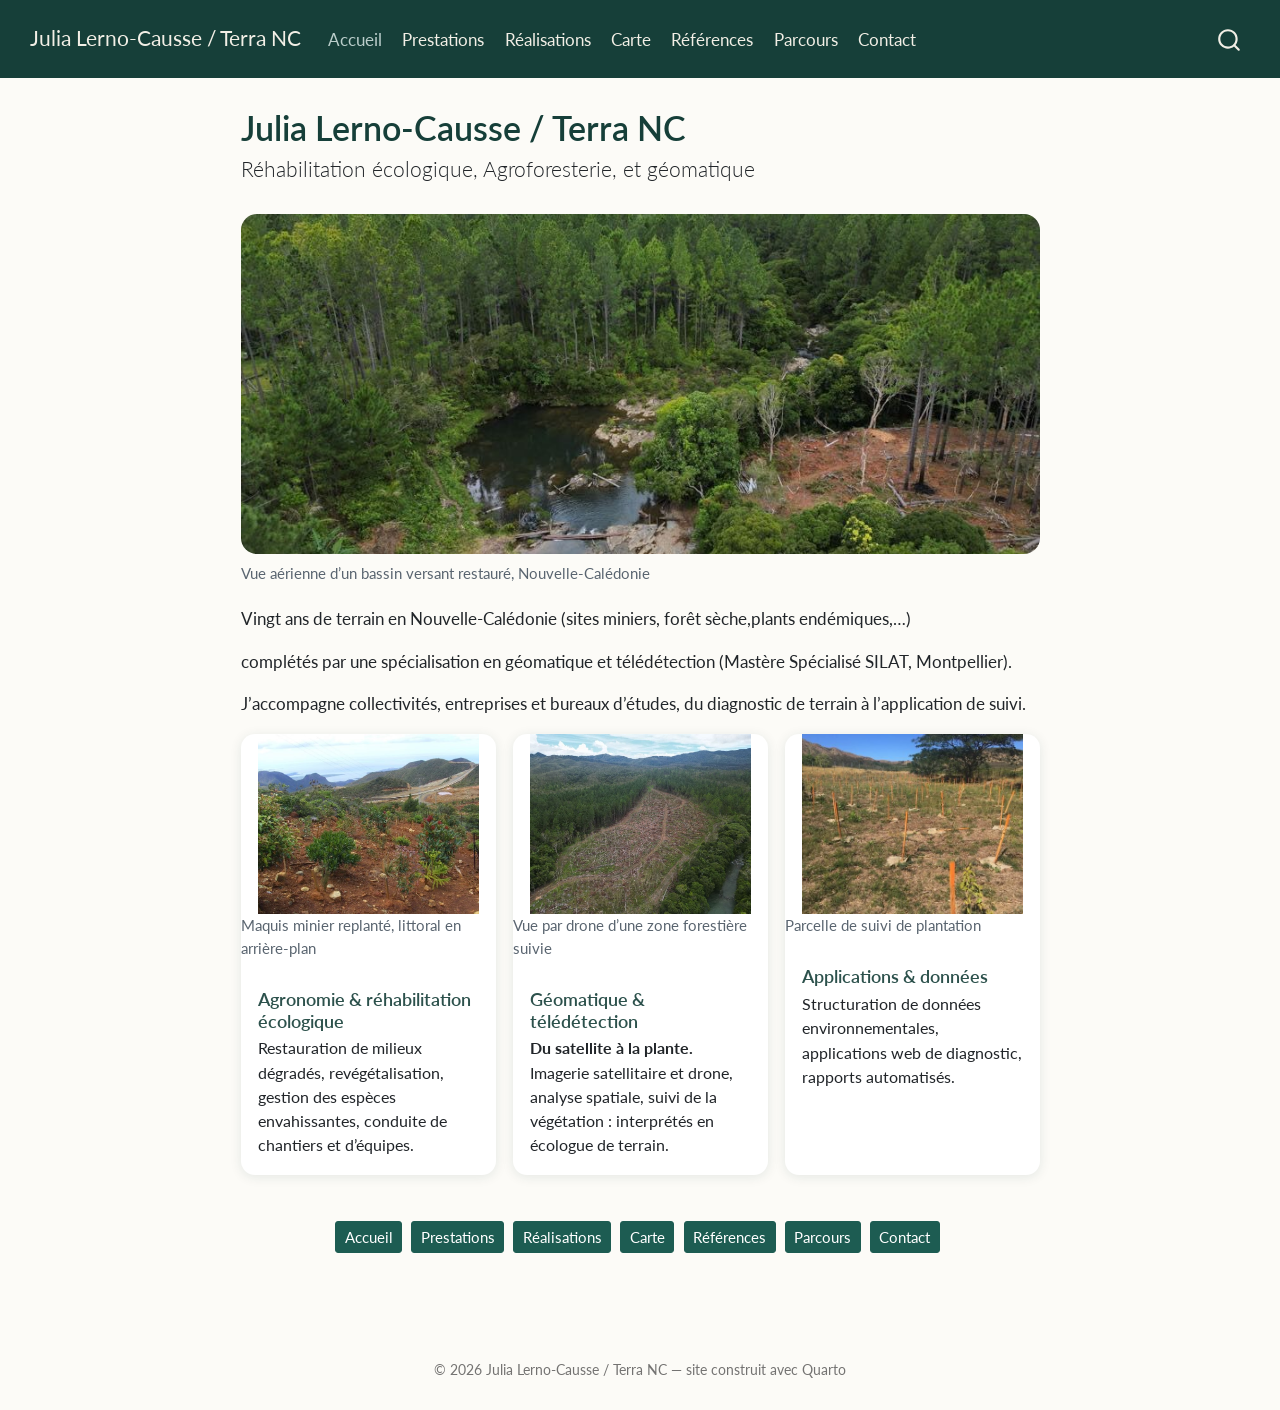
<file: docs/index.html>
<!DOCTYPE html>
<html xmlns="http://www.w3.org/1999/xhtml" lang="fr" xml:lang="fr"><head>

<meta charset="utf-8">
<meta name="generator" content="quarto-1.10.18">

<meta name="viewport" content="width=device-width, initial-scale=1.0, user-scalable=yes">


<title>Julia Lerno-Causse / Terra NC</title>
<style>
/* Default styles provided by pandoc.
** See https://pandoc.org/MANUAL.html#variables-for-html for config info.
*/
span.smallcaps{font-variant: small-caps;}
div.columns{display: flex; gap: 1.5em;}
div.column{flex: auto;}
@media screen {
div.columns{gap: min(4vw, 1.5em);}
div.column{overflow-x: auto;}
}
div.hanging-indent{margin-left: 1.5em; text-indent: -1.5em;}
ul.task-list{list-style: none;}
ul.task-list li input[type="checkbox"] {
  width: 0.8em;
  margin: 0 0.8em 0.2em -1em; /* quarto-specific, see https://github.com/quarto-dev/quarto-cli/issues/4556 */ 
  vertical-align: middle;
}
</style>


<script src="site_libs/quarto-nav/quarto-nav.js"></script>
<script src="site_libs/quarto-nav/headroom.min.js"></script>
<script src="site_libs/clipboard/clipboard.min.js"></script>
<script src="site_libs/quarto-search/autocomplete.umd.js"></script>
<script src="site_libs/quarto-search/fuse.min.js"></script>
<script src="site_libs/quarto-search/quarto-search.js"></script>
<meta name="quarto:offset" content="./">
<script src="site_libs/quarto-html/quarto.js" type="module"></script>
<script src="site_libs/quarto-html/tabsets/tabsets.js" type="module"></script>
<script src="site_libs/quarto-html/popper.min.js"></script>
<script src="site_libs/quarto-html/tippy.umd.min.js"></script>
<script src="site_libs/quarto-html/anchor.min.js"></script>
<link href="site_libs/quarto-html/tippy.css" rel="stylesheet">
<link href="site_libs/quarto-html/quarto-syntax-highlighting-64a204ab8560d761af7679ceaba22944.css" rel="stylesheet" id="quarto-text-highlighting-styles">
<script src="site_libs/bootstrap/bootstrap.min.js"></script>
<link href="site_libs/bootstrap/bootstrap-icons.css" rel="stylesheet">
<link href="site_libs/bootstrap/bootstrap-4c1d175e11105c2112f63953dcecd325.min.css" rel="stylesheet" append-hash="true" id="quarto-bootstrap" data-mode="light">
<script src="site_libs/quarto-contrib/glightbox/glightbox.min.js"></script>
<link href="site_libs/quarto-contrib/glightbox/glightbox.min.css" rel="stylesheet">
<link href="site_libs/quarto-contrib/glightbox/lightbox.css" rel="stylesheet">
<script id="quarto-search-options" type="application/json">{
  "location": "navbar",
  "copy-button": false,
  "collapse-after": 3,
  "panel-placement": "end",
  "type": "overlay",
  "limit": 50,
  "keyboard-shortcut": [
    "f",
    "/",
    "s"
  ],
  "show-item-context": false,
  "language": {
    "search-no-results-text": "Pas de résultats",
    "search-matching-documents-text": "documents trouvés",
    "search-copy-link-title": "Copier le lien vers la recherche",
    "search-hide-matches-text": "Cacher les correspondances additionnelles",
    "search-more-match-text": "correspondance de plus dans ce document",
    "search-more-matches-text": "correspondances de plus dans ce document",
    "search-clear-button-title": "Effacer",
    "search-text-placeholder": "",
    "search-detached-cancel-button-title": "Annuler",
    "search-submit-button-title": "Envoyer",
    "search-label": "Recherche"
  }
}</script>


<link rel="stylesheet" href="styles.css">
</head>

<body class="nav-fixed fullcontent quarto-light">

<div id="quarto-search-results"></div>
  <header id="quarto-header" class="headroom fixed-top">
    <nav class="navbar navbar-expand-lg " data-bs-theme="dark">
      <div class="navbar-container container-fluid">
      <div class="navbar-brand-container mx-auto">
    <a class="navbar-brand" href="./index.html">
    <span class="navbar-title">Julia Lerno-Causse / Terra NC</span>
    </a>
  </div>
            <div id="quarto-search" class="" title="Recherche"></div>
          <button class="navbar-toggler" type="button" data-bs-toggle="collapse" data-bs-target="#navbarCollapse" aria-controls="navbarCollapse" role="menu" aria-expanded="false" aria-label="Basculer la navigation" onclick="if (window.quartoToggleHeadroom) { window.quartoToggleHeadroom(); }">
  <span class="navbar-toggler-icon"></span>
</button>
          <div class="collapse navbar-collapse" id="navbarCollapse">
            <ul class="navbar-nav navbar-nav-scroll me-auto">
  <li class="nav-item">
    <a class="nav-link active" href="./index.html" aria-current="page"> 
<span class="menu-text">Accueil</span></a>
  </li>  
  <li class="nav-item">
    <a class="nav-link" href="./prestations.html"> 
<span class="menu-text">Prestations</span></a>
  </li>  
  <li class="nav-item">
    <a class="nav-link" href="./realisations.html"> 
<span class="menu-text">Réalisations</span></a>
  </li>  
  <li class="nav-item">
    <a class="nav-link" href="./carte.html"> 
<span class="menu-text">Carte</span></a>
  </li>  
  <li class="nav-item">
    <a class="nav-link" href="./references.html"> 
<span class="menu-text">Références</span></a>
  </li>  
  <li class="nav-item">
    <a class="nav-link" href="./about.html"> 
<span class="menu-text">Parcours</span></a>
  </li>  
  <li class="nav-item">
    <a class="nav-link" href="./contact.html"> 
<span class="menu-text">Contact</span></a>
  </li>  
</ul>
          </div> <!-- /navcollapse -->
            <div class="quarto-navbar-tools">
</div>
      </div> <!-- /container-fluid -->
    </nav>
</header>
<!-- content -->
<div id="quarto-content" class="quarto-container page-columns page-rows-contents page-layout-article page-navbar">
<!-- sidebar -->
<!-- margin-sidebar -->
    
<!-- main -->
<main class="content" id="quarto-document-content">

<header id="title-block-header" class="quarto-title-block default">
<div class="quarto-title">
<h1 class="title">Julia Lerno-Causse / Terra NC</h1>
<p class="subtitle lead">Réhabilitation écologique, Agroforesterie, et géomatique</p>
</div>



<div class="quarto-title-meta">

    
  
    
  </div>
  


</header>


<div class="hero">
<div class="quarto-figure quarto-figure-center">
<figure class="figure">
<p><a href="images/aerien_creek_mindai.jpg" class="lightbox" data-gallery="quarto-lightbox-gallery-1" title="Vue aérienne d’un bassin versant restauré, Nouvelle-Calédonie"><img src="images/aerien_creek_mindai.jpg" class="img-fluid figure-img" alt="Vue aérienne d’un bassin versant restauré, Nouvelle-Calédonie"></a></p>
<figcaption>Vue aérienne d’un bassin versant restauré, Nouvelle-Calédonie</figcaption>
</figure>
</div>
</div>
<p>Vingt ans de terrain en Nouvelle-Calédonie (sites miniers, forêt sèche,plants endémiques,…)</p>
<p>complétés par une spécialisation en géomatique et télédétection (Mastère Spécialisé SILAT, Montpellier).</p>
<p>J’accompagne collectivités, entreprises et bureaux d’études, du diagnostic de terrain à l’application de suivi.</p>
<div class="grid">
<div class="g-col-12 g-col-md-4 card">
<div class="quarto-figure quarto-figure-center">
<figure class="figure">
<p><a href="images/maquis_replante_littoral.jpg" class="lightbox" data-gallery="quarto-lightbox-gallery-2" title="Maquis minier replanté, littoral en arrière-plan"><img src="images/maquis_replante_littoral.jpg" class="img-fluid figure-img" alt="Maquis minier replanté, littoral en arrière-plan"></a></p>
<figcaption>Maquis minier replanté, littoral en arrière-plan</figcaption>
</figure>
</div>
<section id="agronomie-réhabilitation-écologique" class="level3">
<h3 class="anchored" data-anchor-id="agronomie-réhabilitation-écologique">Agronomie &amp; réhabilitation écologique</h3>
<p>Restauration de milieux dégradés, revégétalisation, gestion des espèces envahissantes, conduite de chantiers et d’équipes.</p>
</section>
</div>
<div class="g-col-12 g-col-md-4 card">
<div class="quarto-figure quarto-figure-center">
<figure class="figure">
<p><a href="images/drone_deboisement_pins.jpg" class="lightbox" data-gallery="quarto-lightbox-gallery-3" title="Vue par drone d’une zone forestière suivie"><img src="images/drone_deboisement_pins.jpg" class="img-fluid figure-img" alt="Vue par drone d’une zone forestière suivie"></a></p>
<figcaption>Vue par drone d’une zone forestière suivie</figcaption>
</figure>
</div>
<section id="géomatique-télédétection" class="level3">
<h3 class="anchored" data-anchor-id="géomatique-télédétection">Géomatique &amp; télédétection</h3>
<p><strong>Du satellite à la plante.</strong> Imagerie satellitaire et drone, analyse spatiale, suivi de la végétation : interprétés en écologue de terrain.</p>
</section>
</div>
<div class="g-col-12 g-col-md-4 card">
<div class="quarto-figure quarto-figure-center">
<figure class="figure">
<p><a href="images/plantation_tuteurs.jpg" class="lightbox" data-gallery="quarto-lightbox-gallery-4" title="Parcelle de suivi de plantation"><img src="images/plantation_tuteurs.jpg" class="img-fluid figure-img" alt="Parcelle de suivi de plantation"></a></p>
<figcaption>Parcelle de suivi de plantation</figcaption>
</figure>
</div>
<section id="applications-données" class="level3">
<h3 class="anchored" data-anchor-id="applications-données">Applications &amp; données</h3>
<p>Structuration de données environnementales, applications web de diagnostic, rapports automatisés.</p>
</section>
</div>
</div>
<div style="text-align: center; margin-top: 2.5rem;">
<p><a href="./index.html" class="btn btn-primary btn-sm">Accueil</a> <a href="./prestations.html" class="btn btn-primary btn-sm">Prestations</a> <a href="./realisations.html" class="btn btn-primary btn-sm">Réalisations</a> <a href="./carte.html" class="btn btn-primary btn-sm">Carte</a> <a href="./references.html" class="btn btn-primary btn-sm">Références</a> <a href="./about.html" class="btn btn-primary btn-sm">Parcours</a> <a href="./contact.html" class="btn btn-primary btn-sm">Contact</a></p>
</div>



</main> <!-- /main -->
<script id="quarto-html-after-body" type="application/javascript">
  window.document.addEventListener("DOMContentLoaded", function (event) {
    const icon = "";
    const anchorJS = new window.AnchorJS();
    anchorJS.options = {
      placement: 'right',
      icon: icon
    };
    anchorJS.add('.anchored');
    const isCodeAnnotation = (el) => {
      for (const clz of el.classList) {
        if (clz.startsWith('code-annotation-')) {                     
          return true;
        }
      }
      return false;
    }
    const onCopySuccess = function(e) {
      // button target
      const button = e.trigger;
      // don't keep focus
      button.blur();
      // flash "checked"
      button.classList.add('code-copy-button-checked');
      var currentTitle = button.getAttribute("title");
      button.setAttribute("title", "Copié");
      let tooltip;
      if (window.bootstrap) {
        button.setAttribute("data-bs-toggle", "tooltip");
        button.setAttribute("data-bs-placement", "left");
        button.setAttribute("data-bs-title", "Copié");
        tooltip = new bootstrap.Tooltip(button, 
          { trigger: "manual", 
            customClass: "code-copy-button-tooltip",
            offset: [0, -8]});
        tooltip.show();    
      }
      setTimeout(function() {
        if (tooltip) {
          tooltip.hide();
          button.removeAttribute("data-bs-title");
          button.removeAttribute("data-bs-toggle");
          button.removeAttribute("data-bs-placement");
        }
        button.setAttribute("title", currentTitle);
        button.classList.remove('code-copy-button-checked');
      }, 1000);
      // clear code selection
      e.clearSelection();
    }
    const getTextToCopy = function(trigger) {
      const outerScaffold = trigger.parentElement.cloneNode(true);
      const codeEl = outerScaffold.querySelector('code');
      for (const childEl of codeEl.children) {
        if (isCodeAnnotation(childEl)) {
          childEl.remove();
        }
      }
      return codeEl.innerText;
    }
    const clipboard = new window.ClipboardJS('.code-copy-button:not([data-in-quarto-modal])', {
      text: getTextToCopy
    });
    clipboard.on('success', onCopySuccess);
    if (window.document.getElementById('quarto-embedded-source-code-modal')) {
      const clipboardModal = new window.ClipboardJS('.code-copy-button[data-in-quarto-modal]', {
        text: getTextToCopy,
        container: window.document.getElementById('quarto-embedded-source-code-modal')
      });
      clipboardModal.on('success', onCopySuccess);
    }
      var localhostRegex = new RegExp(/^(?:http|https):\/\/localhost\:?[0-9]*\//);
      var mailtoRegex = new RegExp(/^mailto:/);
        var filterRegex = new RegExp('/' + window.location.host + '/');
      var isInternal = (href) => {
          return filterRegex.test(href) || localhostRegex.test(href) || mailtoRegex.test(href);
      }
      // Inspect non-navigation links and adorn them if external
     var links = window.document.querySelectorAll('a[href]:not(.nav-link):not(.navbar-brand):not(.toc-action):not(.sidebar-link):not(.sidebar-item-toggle):not(.pagination-link):not(.no-external):not([aria-hidden]):not(.dropdown-item):not(.quarto-navigation-tool):not(.about-link)');
      for (var i=0; i<links.length; i++) {
        const link = links[i];
        if (!isInternal(link.href)) {
          // undo the damage that might have been done by quarto-nav.js in the case of
          // links that we want to consider external
          if (link.dataset.originalHref !== undefined) {
            link.href = link.dataset.originalHref;
          }
        }
      }
    function tippyHover(el, contentFn, onTriggerFn, onUntriggerFn) {
      const config = {
        allowHTML: true,
        maxWidth: 500,
        delay: 100,
        arrow: false,
        appendTo: function(el) {
            return el.parentElement;
        },
        interactive: true,
        interactiveBorder: 10,
        theme: 'quarto',
        placement: 'bottom-start',
      };
      if (contentFn) {
        config.content = contentFn;
      }
      if (onTriggerFn) {
        config.onTrigger = onTriggerFn;
      }
      if (onUntriggerFn) {
        config.onUntrigger = onUntriggerFn;
      }
      window.tippy(el, config); 
    }
    const noterefs = window.document.querySelectorAll('a[role="doc-noteref"]');
    for (var i=0; i<noterefs.length; i++) {
      const ref = noterefs[i];
      tippyHover(ref, function() {
        // use id or data attribute instead here
        let href = ref.getAttribute('data-footnote-href') || ref.getAttribute('href');
        try { href = new URL(href).hash; } catch {}
        const id = href.replace(/^#\/?/, "");
        const note = window.document.getElementById(id);
        if (note) {
          return note.innerHTML;
        } else {
          return "";
        }
      });
    }
    const xrefs = window.document.querySelectorAll('a.quarto-xref');
    const processXRef = (id, note) => {
      // Strip column container classes
      const stripColumnClz = (el) => {
        el.classList.remove("page-full", "page-columns");
        if (el.children) {
          for (const child of el.children) {
            stripColumnClz(child);
          }
        }
      }
      stripColumnClz(note)
      if (id === null || id.startsWith('sec-')) {
        // Special case sections, only their first couple elements
        const container = document.createElement("div");
        if (note.children && note.children.length > 2) {
          container.appendChild(note.children[0].cloneNode(true));
          for (let i = 1; i < note.children.length; i++) {
            const child = note.children[i];
            if (child.tagName === "P" && child.innerText === "") {
              continue;
            } else {
              container.appendChild(child.cloneNode(true));
              break;
            }
          }
          if (window.Quarto?.typesetMath) {
            window.Quarto.typesetMath(container);
          }
          return container.innerHTML
        } else {
          if (window.Quarto?.typesetMath) {
            window.Quarto.typesetMath(note);
          }
          return note.innerHTML;
        }
      } else {
        // Remove any anchor links if they are present
        const anchorLink = note.querySelector('a.anchorjs-link');
        if (anchorLink) {
          anchorLink.remove();
        }
        if (window.Quarto?.typesetMath) {
          window.Quarto.typesetMath(note);
        }
        if (note.classList.contains("callout")) {
          return note.outerHTML;
        } else {
          return note.innerHTML;
        }
      }
    }
    for (var i=0; i<xrefs.length; i++) {
      const xref = xrefs[i];
      tippyHover(xref, undefined, function(instance) {
        instance.disable();
        let url = xref.getAttribute('href');
        let hash = undefined; 
        if (url.startsWith('#')) {
          hash = url;
        } else {
          try { hash = new URL(url).hash; } catch {}
        }
        if (hash) {
          const id = hash.replace(/^#\/?/, "");
          const note = window.document.getElementById(id);
          if (note !== null) {
            try {
              const html = processXRef(id, note.cloneNode(true));
              instance.setContent(html);
            } finally {
              instance.enable();
              instance.show();
            }
          } else {
            // See if we can fetch this
            fetch(url.split('#')[0])
            .then(res => res.text())
            .then(html => {
              const parser = new DOMParser();
              const htmlDoc = parser.parseFromString(html, "text/html");
              const note = htmlDoc.getElementById(id);
              if (note !== null) {
                const html = processXRef(id, note);
                instance.setContent(html);
              } 
            }).finally(() => {
              instance.enable();
              instance.show();
            });
          }
        } else {
          // See if we can fetch a full url (with no hash to target)
          // This is a special case and we should probably do some content thinning / targeting
          fetch(url)
          .then(res => res.text())
          .then(html => {
            const parser = new DOMParser();
            const htmlDoc = parser.parseFromString(html, "text/html");
            const note = htmlDoc.querySelector('main.content');
            if (note !== null) {
              // This should only happen for chapter cross references
              // (since there is no id in the URL)
              // remove the first header
              if (note.children.length > 0 && note.children[0].tagName === "HEADER") {
                note.children[0].remove();
              }
              const html = processXRef(null, note);
              instance.setContent(html);
            } 
          }).finally(() => {
            instance.enable();
            instance.show();
          });
        }
      }, function(instance) {
      });
    }
        let selectedAnnoteEl;
        const selectorForAnnotation = ( cell, annotation) => {
          let cellAttr = 'data-code-cell="' + cell + '"';
          let lineAttr = 'data-code-annotation="' +  annotation + '"';
          const selector = 'span[' + cellAttr + '][' + lineAttr + ']';
          return selector;
        }
        const selectCodeLines = (annoteEl) => {
          const doc = window.document;
          const targetCell = annoteEl.getAttribute("data-target-cell");
          const targetAnnotation = annoteEl.getAttribute("data-target-annotation");
          const annoteSpan = window.document.querySelector(selectorForAnnotation(targetCell, targetAnnotation));
          const lines = annoteSpan.getAttribute("data-code-lines").split(",");
          const lineIds = lines.map((line) => {
            return targetCell + "-" + line;
          })
          let top = null;
          let height = null;
          let parent = null;
          if (lineIds.length > 0) {
              //compute the position of the single el (top and bottom and make a div)
              const el = window.document.getElementById(lineIds[0]);
              top = el.offsetTop;
              height = el.offsetHeight;
              parent = el.parentElement.parentElement;
            if (lineIds.length > 1) {
              const lastEl = window.document.getElementById(lineIds[lineIds.length - 1]);
              const bottom = lastEl.offsetTop + lastEl.offsetHeight;
              height = bottom - top;
            }
            if (top !== null && height !== null && parent !== null) {
              // cook up a div (if necessary) and position it 
              let div = window.document.getElementById("code-annotation-line-highlight");
              if (div === null) {
                div = window.document.createElement("div");
                div.setAttribute("id", "code-annotation-line-highlight");
                div.style.position = 'absolute';
                parent.appendChild(div);
              }
              div.style.top = top - 2 + "px";
              div.style.height = height + 4 + "px";
              div.style.left = 0;
              let gutterDiv = window.document.getElementById("code-annotation-line-highlight-gutter");
              if (gutterDiv === null) {
                gutterDiv = window.document.createElement("div");
                gutterDiv.setAttribute("id", "code-annotation-line-highlight-gutter");
                gutterDiv.style.position = 'absolute';
                const codeCell = window.document.getElementById(targetCell);
                const gutter = codeCell.querySelector('.code-annotation-gutter');
                gutter.appendChild(gutterDiv);
              }
              gutterDiv.style.top = top - 2 + "px";
              gutterDiv.style.height = height + 4 + "px";
            }
            selectedAnnoteEl = annoteEl;
          }
        };
        const unselectCodeLines = () => {
          const elementsIds = ["code-annotation-line-highlight", "code-annotation-line-highlight-gutter"];
          elementsIds.forEach((elId) => {
            const div = window.document.getElementById(elId);
            if (div) {
              div.remove();
            }
          });
          selectedAnnoteEl = undefined;
        };
          // Handle positioning of the toggle
      window.addEventListener(
        "resize",
        throttle(() => {
          elRect = undefined;
          if (selectedAnnoteEl) {
            selectCodeLines(selectedAnnoteEl);
          }
        }, 10)
      );
      function throttle(fn, ms) {
      let throttle = false;
      let timer;
        return (...args) => {
          if(!throttle) { // first call gets through
              fn.apply(this, args);
              throttle = true;
          } else { // all the others get throttled
              if(timer) clearTimeout(timer); // cancel #2
              timer = setTimeout(() => {
                fn.apply(this, args);
                timer = throttle = false;
              }, ms);
          }
        };
      }
        // Attach click handler to the DT
        const annoteDls = window.document.querySelectorAll('dt[data-target-cell]');
        for (const annoteDlNode of annoteDls) {
          annoteDlNode.addEventListener('click', (event) => {
            const clickedEl = event.target;
            if (clickedEl !== selectedAnnoteEl) {
              unselectCodeLines();
              const activeEl = window.document.querySelector('dt[data-target-cell].code-annotation-active');
              if (activeEl) {
                activeEl.classList.remove('code-annotation-active');
              }
              selectCodeLines(clickedEl);
              clickedEl.classList.add('code-annotation-active');
            } else {
              // Unselect the line
              unselectCodeLines();
              clickedEl.classList.remove('code-annotation-active');
            }
          });
        }
    const findCites = (el) => {
      const parentEl = el.parentElement;
      if (parentEl) {
        const cites = parentEl.dataset.cites;
        if (cites) {
          return {
            el,
            cites: cites.split(' ')
          };
        } else {
          return findCites(el.parentElement)
        }
      } else {
        return undefined;
      }
    };
    var bibliorefs = window.document.querySelectorAll('a[role="doc-biblioref"]');
    for (var i=0; i<bibliorefs.length; i++) {
      const ref = bibliorefs[i];
      const citeInfo = findCites(ref);
      if (citeInfo) {
        tippyHover(citeInfo.el, function() {
          var popup = window.document.createElement('div');
          citeInfo.cites.forEach(function(cite) {
            var citeDiv = window.document.createElement('div');
            citeDiv.classList.add('hanging-indent');
            citeDiv.classList.add('csl-entry');
            var biblioDiv = window.document.getElementById('ref-' + cite);
            if (biblioDiv) {
              citeDiv.innerHTML = biblioDiv.innerHTML;
            }
            popup.appendChild(citeDiv);
          });
          return popup.innerHTML;
        });
      }
    }
  });
  </script>
</div> <!-- /content -->
<footer class="footer">
  <div class="nav-footer">
    <div class="nav-footer-left">
      &nbsp;
    </div>   
    <div class="nav-footer-center">
<p>© 2026 Julia Lerno-Causse / Terra NC — site construit avec Quarto</p>
</div>
    <div class="nav-footer-right">
      &nbsp;
    </div>
  </div>
</footer>
<script>var lightboxQuarto = GLightbox({"closeEffect":"zoom","descPosition":"bottom","loop":false,"openEffect":"zoom","selector":".lightbox"});
(function() {
  let previousOnload = window.onload;
  window.onload = () => {
    if (previousOnload) {
      previousOnload();
    }
    lightboxQuarto.on('slide_before_load', (data) => {
      const { slideIndex, slideNode, slideConfig, player, trigger } = data;
      const href = trigger.getAttribute('href');
      if (href !== null) {
        const imgEl = window.document.querySelector(`a[href="${href}"] img`);
        if (imgEl !== null) {
          const srcAttr = imgEl.getAttribute("src");
          if (srcAttr && srcAttr.startsWith("data:")) {
            slideConfig.href = srcAttr;
          }
        }
      } 
    });
  
    lightboxQuarto.on('slide_after_load', (data) => {
      const { slideIndex, slideNode, slideConfig, player, trigger } = data;
      if (window.Quarto?.typesetMath) {
        window.Quarto.typesetMath(slideNode);
      }
    });
  
  };
  
})();
          </script>




</body></html>
</file>
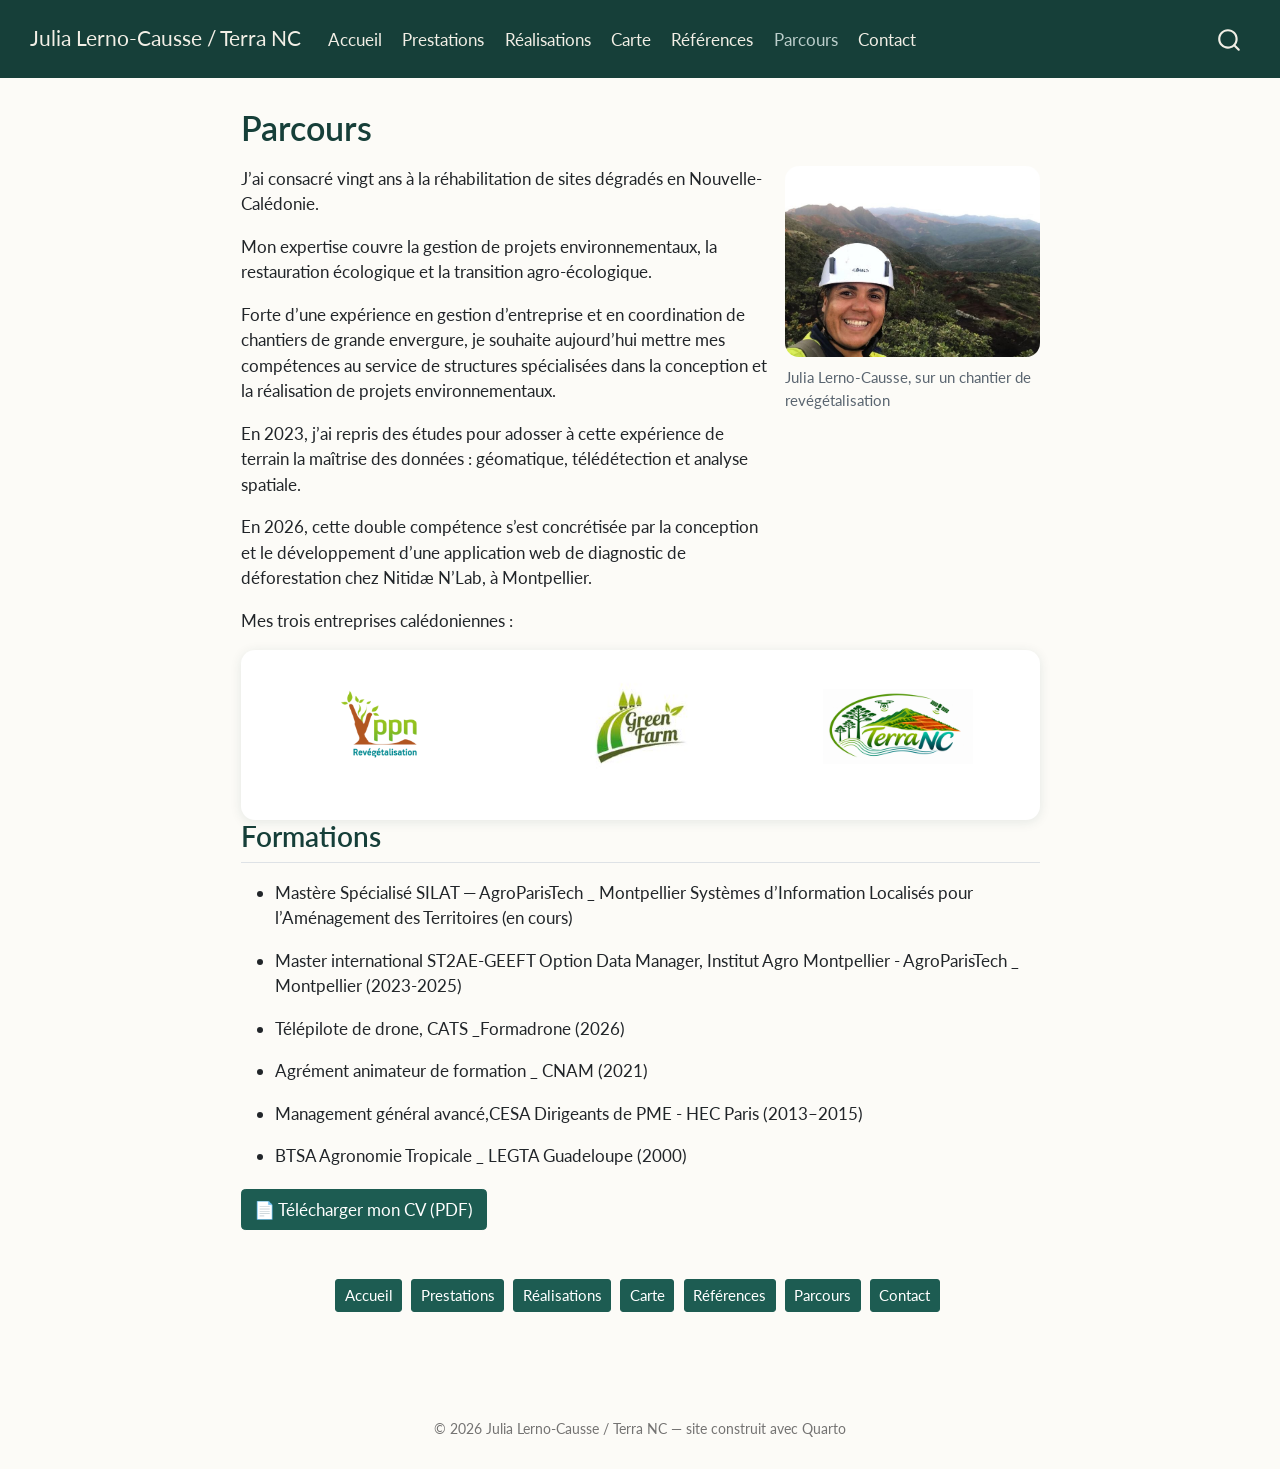
<file: docs/about.html>
<!DOCTYPE html>
<html xmlns="http://www.w3.org/1999/xhtml" lang="fr" xml:lang="fr"><head>

<meta charset="utf-8">
<meta name="generator" content="quarto-1.10.18">

<meta name="viewport" content="width=device-width, initial-scale=1.0, user-scalable=yes">


<title>Parcours – Julia Lerno-Causse / Terra NC</title>
<style>
/* Default styles provided by pandoc.
** See https://pandoc.org/MANUAL.html#variables-for-html for config info.
*/
span.smallcaps{font-variant: small-caps;}
div.columns{display: flex; gap: 1.5em;}
div.column{flex: auto;}
@media screen {
div.columns{gap: min(4vw, 1.5em);}
div.column{overflow-x: auto;}
}
div.hanging-indent{margin-left: 1.5em; text-indent: -1.5em;}
ul.task-list{list-style: none;}
ul.task-list li input[type="checkbox"] {
  width: 0.8em;
  margin: 0 0.8em 0.2em -1em; /* quarto-specific, see https://github.com/quarto-dev/quarto-cli/issues/4556 */ 
  vertical-align: middle;
}
</style>


<script src="site_libs/quarto-nav/quarto-nav.js"></script>
<script src="site_libs/quarto-nav/headroom.min.js"></script>
<script src="site_libs/clipboard/clipboard.min.js"></script>
<script src="site_libs/quarto-search/autocomplete.umd.js"></script>
<script src="site_libs/quarto-search/fuse.min.js"></script>
<script src="site_libs/quarto-search/quarto-search.js"></script>
<meta name="quarto:offset" content="./">
<script src="site_libs/quarto-html/quarto.js" type="module"></script>
<script src="site_libs/quarto-html/tabsets/tabsets.js" type="module"></script>
<script src="site_libs/quarto-html/popper.min.js"></script>
<script src="site_libs/quarto-html/tippy.umd.min.js"></script>
<script src="site_libs/quarto-html/anchor.min.js"></script>
<link href="site_libs/quarto-html/tippy.css" rel="stylesheet">
<link href="site_libs/quarto-html/quarto-syntax-highlighting-64a204ab8560d761af7679ceaba22944.css" rel="stylesheet" id="quarto-text-highlighting-styles">
<script src="site_libs/bootstrap/bootstrap.min.js"></script>
<link href="site_libs/bootstrap/bootstrap-icons.css" rel="stylesheet">
<link href="site_libs/bootstrap/bootstrap-4c1d175e11105c2112f63953dcecd325.min.css" rel="stylesheet" append-hash="true" id="quarto-bootstrap" data-mode="light">
<script src="site_libs/quarto-contrib/glightbox/glightbox.min.js"></script>
<link href="site_libs/quarto-contrib/glightbox/glightbox.min.css" rel="stylesheet">
<link href="site_libs/quarto-contrib/glightbox/lightbox.css" rel="stylesheet">
<script id="quarto-search-options" type="application/json">{
  "location": "navbar",
  "copy-button": false,
  "collapse-after": 3,
  "panel-placement": "end",
  "type": "overlay",
  "limit": 50,
  "keyboard-shortcut": [
    "f",
    "/",
    "s"
  ],
  "show-item-context": false,
  "language": {
    "search-no-results-text": "Pas de résultats",
    "search-matching-documents-text": "documents trouvés",
    "search-copy-link-title": "Copier le lien vers la recherche",
    "search-hide-matches-text": "Cacher les correspondances additionnelles",
    "search-more-match-text": "correspondance de plus dans ce document",
    "search-more-matches-text": "correspondances de plus dans ce document",
    "search-clear-button-title": "Effacer",
    "search-text-placeholder": "",
    "search-detached-cancel-button-title": "Annuler",
    "search-submit-button-title": "Envoyer",
    "search-label": "Recherche"
  }
}</script>


<link rel="stylesheet" href="styles.css">
</head>

<body class="nav-fixed fullcontent quarto-light">

<div id="quarto-search-results"></div>
  <header id="quarto-header" class="headroom fixed-top">
    <nav class="navbar navbar-expand-lg " data-bs-theme="dark">
      <div class="navbar-container container-fluid">
      <div class="navbar-brand-container mx-auto">
    <a class="navbar-brand" href="./index.html">
    <span class="navbar-title">Julia Lerno-Causse / Terra NC</span>
    </a>
  </div>
            <div id="quarto-search" class="" title="Recherche"></div>
          <button class="navbar-toggler" type="button" data-bs-toggle="collapse" data-bs-target="#navbarCollapse" aria-controls="navbarCollapse" role="menu" aria-expanded="false" aria-label="Basculer la navigation" onclick="if (window.quartoToggleHeadroom) { window.quartoToggleHeadroom(); }">
  <span class="navbar-toggler-icon"></span>
</button>
          <div class="collapse navbar-collapse" id="navbarCollapse">
            <ul class="navbar-nav navbar-nav-scroll me-auto">
  <li class="nav-item">
    <a class="nav-link" href="./index.html"> 
<span class="menu-text">Accueil</span></a>
  </li>  
  <li class="nav-item">
    <a class="nav-link" href="./prestations.html"> 
<span class="menu-text">Prestations</span></a>
  </li>  
  <li class="nav-item">
    <a class="nav-link" href="./realisations.html"> 
<span class="menu-text">Réalisations</span></a>
  </li>  
  <li class="nav-item">
    <a class="nav-link" href="./carte.html"> 
<span class="menu-text">Carte</span></a>
  </li>  
  <li class="nav-item">
    <a class="nav-link" href="./references.html"> 
<span class="menu-text">Références</span></a>
  </li>  
  <li class="nav-item">
    <a class="nav-link active" href="./about.html" aria-current="page"> 
<span class="menu-text">Parcours</span></a>
  </li>  
  <li class="nav-item">
    <a class="nav-link" href="./contact.html"> 
<span class="menu-text">Contact</span></a>
  </li>  
</ul>
          </div> <!-- /navcollapse -->
            <div class="quarto-navbar-tools">
</div>
      </div> <!-- /container-fluid -->
    </nav>
</header>
<!-- content -->
<div id="quarto-content" class="quarto-container page-columns page-rows-contents page-layout-article page-navbar">
<!-- sidebar -->
<!-- margin-sidebar -->
    
<!-- main -->
<main class="content" id="quarto-document-content">

<header id="title-block-header" class="quarto-title-block default">
<div class="quarto-title">
<h1 class="title">Parcours</h1>
</div>



<div class="quarto-title-meta">

    
  
    
  </div>
  


</header>


<div class="grid">
<div class="g-col-12 g-col-md-8">
<p>J’ai consacré vingt ans à la réhabilitation de sites dégradés en Nouvelle-Calédonie.</p>
<p>Mon expertise couvre la gestion de projets environnementaux, la restauration écologique et la transition agro-écologique.</p>
<p>Forte d’une expérience en gestion d’entreprise et en coordination de chantiers de grande envergure, je souhaite aujourd’hui mettre mes compétences au service de structures spécialisées dans la conception et la réalisation de projets environnementaux.</p>
<p>En 2023, j’ai repris des études pour adosser à cette expérience de terrain la maîtrise des données : géomatique, télédétection et analyse spatiale.</p>
<p>En 2026, cette double compétence s’est concrétisée par la conception et le développement d’une application web de diagnostic de déforestation chez Nitidæ N’Lab, à Montpellier.</p>
</div>
<div class="g-col-12 g-col-md-4">
<div class="quarto-figure quarto-figure-center">
<figure class="figure">
<p><a href="images/julia_terrain.jpg" class="lightbox" data-gallery="quarto-lightbox-gallery-1" title="Julia Lerno-Causse, sur un chantier de revégétalisation"><img src="images/julia_terrain.jpg" class="img-fluid figure-img" style="border-radius: 14px;" alt="Julia Lerno-Causse, sur un chantier de revégétalisation"></a></p>
<figcaption>Julia Lerno-Causse, sur un chantier de revégétalisation</figcaption>
</figure>
</div>
</div>
</div>
<p>Mes trois entreprises calédoniennes :</p>
<div style="background: #ffffff; border-radius: 14px; padding: 1.25rem; box-shadow: 0 2px 12px rgba(22,63,57,.10);">
<div class="grid" style="align-items: center;">
<div class="g-col-4" style="text-align: center;">
<p><a href="images/logo_ppn.png" class="lightbox" data-gallery="quarto-lightbox-gallery-2"><img src="images/logo_ppn.png" class="img-fluid" alt="Logo PPN Revégétalisation" width="90"></a></p>
</div>
<div class="g-col-4" style="text-align: center;">
<p><a href="images/logo_green_farm.png" class="lightbox" data-gallery="quarto-lightbox-gallery-3"><img src="images/logo_green_farm.png" class="img-fluid" alt="Logo Green Farm" width="110"></a></p>
</div>
<div class="g-col-4" style="text-align: center;">
<p><a href="images/logo_terra_nc.png" class="lightbox" data-gallery="quarto-lightbox-gallery-4"><img src="images/logo_terra_nc.png" class="img-fluid" alt="Logo Terra NC" width="150"></a></p>
</div>
</div>
</div>
<section id="formations" class="level2">
<h2 class="anchored" data-anchor-id="formations">Formations</h2>
<ul>
<li><p>Mastère Spécialisé SILAT — AgroParisTech _ Montpellier Systèmes d’Information Localisés pour l’Aménagement des Territoires (en cours)</p></li>
<li><p>Master international ST2AE-GEEFT Option Data Manager, Institut Agro Montpellier - AgroParisTech _ Montpellier (2023-2025)</p></li>
<li><p>Télépilote de drone, CATS _Formadrone (2026)</p></li>
<li><p>Agrément animateur de formation _ CNAM (2021)</p></li>
<li><p>Management général avancé,CESA Dirigeants de PME - HEC Paris (2013–2015)</p></li>
<li><p>BTSA Agronomie Tropicale _ LEGTA Guadeloupe (2000)</p></li>
</ul>
<p><a href="images/cv_lerno-causse-julia.pdf" class="btn btn-primary">📄 Télécharger mon CV (PDF)</a></p>
<div style="text-align: center; margin-top: 2.5rem;">
<p><a href="./index.html" class="btn btn-primary btn-sm">Accueil</a> <a href="./prestations.html" class="btn btn-primary btn-sm">Prestations</a> <a href="./realisations.html" class="btn btn-primary btn-sm">Réalisations</a> <a href="./carte.html" class="btn btn-primary btn-sm">Carte</a> <a href="./references.html" class="btn btn-primary btn-sm">Références</a> <a href="./about.html" class="btn btn-primary btn-sm">Parcours</a> <a href="./contact.html" class="btn btn-primary btn-sm">Contact</a></p>
</div>


</section>

</main> <!-- /main -->
<script id="quarto-html-after-body" type="application/javascript">
  window.document.addEventListener("DOMContentLoaded", function (event) {
    const icon = "";
    const anchorJS = new window.AnchorJS();
    anchorJS.options = {
      placement: 'right',
      icon: icon
    };
    anchorJS.add('.anchored');
    const isCodeAnnotation = (el) => {
      for (const clz of el.classList) {
        if (clz.startsWith('code-annotation-')) {                     
          return true;
        }
      }
      return false;
    }
    const onCopySuccess = function(e) {
      // button target
      const button = e.trigger;
      // don't keep focus
      button.blur();
      // flash "checked"
      button.classList.add('code-copy-button-checked');
      var currentTitle = button.getAttribute("title");
      button.setAttribute("title", "Copié");
      let tooltip;
      if (window.bootstrap) {
        button.setAttribute("data-bs-toggle", "tooltip");
        button.setAttribute("data-bs-placement", "left");
        button.setAttribute("data-bs-title", "Copié");
        tooltip = new bootstrap.Tooltip(button, 
          { trigger: "manual", 
            customClass: "code-copy-button-tooltip",
            offset: [0, -8]});
        tooltip.show();    
      }
      setTimeout(function() {
        if (tooltip) {
          tooltip.hide();
          button.removeAttribute("data-bs-title");
          button.removeAttribute("data-bs-toggle");
          button.removeAttribute("data-bs-placement");
        }
        button.setAttribute("title", currentTitle);
        button.classList.remove('code-copy-button-checked');
      }, 1000);
      // clear code selection
      e.clearSelection();
    }
    const getTextToCopy = function(trigger) {
      const outerScaffold = trigger.parentElement.cloneNode(true);
      const codeEl = outerScaffold.querySelector('code');
      for (const childEl of codeEl.children) {
        if (isCodeAnnotation(childEl)) {
          childEl.remove();
        }
      }
      return codeEl.innerText;
    }
    const clipboard = new window.ClipboardJS('.code-copy-button:not([data-in-quarto-modal])', {
      text: getTextToCopy
    });
    clipboard.on('success', onCopySuccess);
    if (window.document.getElementById('quarto-embedded-source-code-modal')) {
      const clipboardModal = new window.ClipboardJS('.code-copy-button[data-in-quarto-modal]', {
        text: getTextToCopy,
        container: window.document.getElementById('quarto-embedded-source-code-modal')
      });
      clipboardModal.on('success', onCopySuccess);
    }
      var localhostRegex = new RegExp(/^(?:http|https):\/\/localhost\:?[0-9]*\//);
      var mailtoRegex = new RegExp(/^mailto:/);
        var filterRegex = new RegExp('/' + window.location.host + '/');
      var isInternal = (href) => {
          return filterRegex.test(href) || localhostRegex.test(href) || mailtoRegex.test(href);
      }
      // Inspect non-navigation links and adorn them if external
     var links = window.document.querySelectorAll('a[href]:not(.nav-link):not(.navbar-brand):not(.toc-action):not(.sidebar-link):not(.sidebar-item-toggle):not(.pagination-link):not(.no-external):not([aria-hidden]):not(.dropdown-item):not(.quarto-navigation-tool):not(.about-link)');
      for (var i=0; i<links.length; i++) {
        const link = links[i];
        if (!isInternal(link.href)) {
          // undo the damage that might have been done by quarto-nav.js in the case of
          // links that we want to consider external
          if (link.dataset.originalHref !== undefined) {
            link.href = link.dataset.originalHref;
          }
        }
      }
    function tippyHover(el, contentFn, onTriggerFn, onUntriggerFn) {
      const config = {
        allowHTML: true,
        maxWidth: 500,
        delay: 100,
        arrow: false,
        appendTo: function(el) {
            return el.parentElement;
        },
        interactive: true,
        interactiveBorder: 10,
        theme: 'quarto',
        placement: 'bottom-start',
      };
      if (contentFn) {
        config.content = contentFn;
      }
      if (onTriggerFn) {
        config.onTrigger = onTriggerFn;
      }
      if (onUntriggerFn) {
        config.onUntrigger = onUntriggerFn;
      }
      window.tippy(el, config); 
    }
    const noterefs = window.document.querySelectorAll('a[role="doc-noteref"]');
    for (var i=0; i<noterefs.length; i++) {
      const ref = noterefs[i];
      tippyHover(ref, function() {
        // use id or data attribute instead here
        let href = ref.getAttribute('data-footnote-href') || ref.getAttribute('href');
        try { href = new URL(href).hash; } catch {}
        const id = href.replace(/^#\/?/, "");
        const note = window.document.getElementById(id);
        if (note) {
          return note.innerHTML;
        } else {
          return "";
        }
      });
    }
    const xrefs = window.document.querySelectorAll('a.quarto-xref');
    const processXRef = (id, note) => {
      // Strip column container classes
      const stripColumnClz = (el) => {
        el.classList.remove("page-full", "page-columns");
        if (el.children) {
          for (const child of el.children) {
            stripColumnClz(child);
          }
        }
      }
      stripColumnClz(note)
      if (id === null || id.startsWith('sec-')) {
        // Special case sections, only their first couple elements
        const container = document.createElement("div");
        if (note.children && note.children.length > 2) {
          container.appendChild(note.children[0].cloneNode(true));
          for (let i = 1; i < note.children.length; i++) {
            const child = note.children[i];
            if (child.tagName === "P" && child.innerText === "") {
              continue;
            } else {
              container.appendChild(child.cloneNode(true));
              break;
            }
          }
          if (window.Quarto?.typesetMath) {
            window.Quarto.typesetMath(container);
          }
          return container.innerHTML
        } else {
          if (window.Quarto?.typesetMath) {
            window.Quarto.typesetMath(note);
          }
          return note.innerHTML;
        }
      } else {
        // Remove any anchor links if they are present
        const anchorLink = note.querySelector('a.anchorjs-link');
        if (anchorLink) {
          anchorLink.remove();
        }
        if (window.Quarto?.typesetMath) {
          window.Quarto.typesetMath(note);
        }
        if (note.classList.contains("callout")) {
          return note.outerHTML;
        } else {
          return note.innerHTML;
        }
      }
    }
    for (var i=0; i<xrefs.length; i++) {
      const xref = xrefs[i];
      tippyHover(xref, undefined, function(instance) {
        instance.disable();
        let url = xref.getAttribute('href');
        let hash = undefined; 
        if (url.startsWith('#')) {
          hash = url;
        } else {
          try { hash = new URL(url).hash; } catch {}
        }
        if (hash) {
          const id = hash.replace(/^#\/?/, "");
          const note = window.document.getElementById(id);
          if (note !== null) {
            try {
              const html = processXRef(id, note.cloneNode(true));
              instance.setContent(html);
            } finally {
              instance.enable();
              instance.show();
            }
          } else {
            // See if we can fetch this
            fetch(url.split('#')[0])
            .then(res => res.text())
            .then(html => {
              const parser = new DOMParser();
              const htmlDoc = parser.parseFromString(html, "text/html");
              const note = htmlDoc.getElementById(id);
              if (note !== null) {
                const html = processXRef(id, note);
                instance.setContent(html);
              } 
            }).finally(() => {
              instance.enable();
              instance.show();
            });
          }
        } else {
          // See if we can fetch a full url (with no hash to target)
          // This is a special case and we should probably do some content thinning / targeting
          fetch(url)
          .then(res => res.text())
          .then(html => {
            const parser = new DOMParser();
            const htmlDoc = parser.parseFromString(html, "text/html");
            const note = htmlDoc.querySelector('main.content');
            if (note !== null) {
              // This should only happen for chapter cross references
              // (since there is no id in the URL)
              // remove the first header
              if (note.children.length > 0 && note.children[0].tagName === "HEADER") {
                note.children[0].remove();
              }
              const html = processXRef(null, note);
              instance.setContent(html);
            } 
          }).finally(() => {
            instance.enable();
            instance.show();
          });
        }
      }, function(instance) {
      });
    }
        let selectedAnnoteEl;
        const selectorForAnnotation = ( cell, annotation) => {
          let cellAttr = 'data-code-cell="' + cell + '"';
          let lineAttr = 'data-code-annotation="' +  annotation + '"';
          const selector = 'span[' + cellAttr + '][' + lineAttr + ']';
          return selector;
        }
        const selectCodeLines = (annoteEl) => {
          const doc = window.document;
          const targetCell = annoteEl.getAttribute("data-target-cell");
          const targetAnnotation = annoteEl.getAttribute("data-target-annotation");
          const annoteSpan = window.document.querySelector(selectorForAnnotation(targetCell, targetAnnotation));
          const lines = annoteSpan.getAttribute("data-code-lines").split(",");
          const lineIds = lines.map((line) => {
            return targetCell + "-" + line;
          })
          let top = null;
          let height = null;
          let parent = null;
          if (lineIds.length > 0) {
              //compute the position of the single el (top and bottom and make a div)
              const el = window.document.getElementById(lineIds[0]);
              top = el.offsetTop;
              height = el.offsetHeight;
              parent = el.parentElement.parentElement;
            if (lineIds.length > 1) {
              const lastEl = window.document.getElementById(lineIds[lineIds.length - 1]);
              const bottom = lastEl.offsetTop + lastEl.offsetHeight;
              height = bottom - top;
            }
            if (top !== null && height !== null && parent !== null) {
              // cook up a div (if necessary) and position it 
              let div = window.document.getElementById("code-annotation-line-highlight");
              if (div === null) {
                div = window.document.createElement("div");
                div.setAttribute("id", "code-annotation-line-highlight");
                div.style.position = 'absolute';
                parent.appendChild(div);
              }
              div.style.top = top - 2 + "px";
              div.style.height = height + 4 + "px";
              div.style.left = 0;
              let gutterDiv = window.document.getElementById("code-annotation-line-highlight-gutter");
              if (gutterDiv === null) {
                gutterDiv = window.document.createElement("div");
                gutterDiv.setAttribute("id", "code-annotation-line-highlight-gutter");
                gutterDiv.style.position = 'absolute';
                const codeCell = window.document.getElementById(targetCell);
                const gutter = codeCell.querySelector('.code-annotation-gutter');
                gutter.appendChild(gutterDiv);
              }
              gutterDiv.style.top = top - 2 + "px";
              gutterDiv.style.height = height + 4 + "px";
            }
            selectedAnnoteEl = annoteEl;
          }
        };
        const unselectCodeLines = () => {
          const elementsIds = ["code-annotation-line-highlight", "code-annotation-line-highlight-gutter"];
          elementsIds.forEach((elId) => {
            const div = window.document.getElementById(elId);
            if (div) {
              div.remove();
            }
          });
          selectedAnnoteEl = undefined;
        };
          // Handle positioning of the toggle
      window.addEventListener(
        "resize",
        throttle(() => {
          elRect = undefined;
          if (selectedAnnoteEl) {
            selectCodeLines(selectedAnnoteEl);
          }
        }, 10)
      );
      function throttle(fn, ms) {
      let throttle = false;
      let timer;
        return (...args) => {
          if(!throttle) { // first call gets through
              fn.apply(this, args);
              throttle = true;
          } else { // all the others get throttled
              if(timer) clearTimeout(timer); // cancel #2
              timer = setTimeout(() => {
                fn.apply(this, args);
                timer = throttle = false;
              }, ms);
          }
        };
      }
        // Attach click handler to the DT
        const annoteDls = window.document.querySelectorAll('dt[data-target-cell]');
        for (const annoteDlNode of annoteDls) {
          annoteDlNode.addEventListener('click', (event) => {
            const clickedEl = event.target;
            if (clickedEl !== selectedAnnoteEl) {
              unselectCodeLines();
              const activeEl = window.document.querySelector('dt[data-target-cell].code-annotation-active');
              if (activeEl) {
                activeEl.classList.remove('code-annotation-active');
              }
              selectCodeLines(clickedEl);
              clickedEl.classList.add('code-annotation-active');
            } else {
              // Unselect the line
              unselectCodeLines();
              clickedEl.classList.remove('code-annotation-active');
            }
          });
        }
    const findCites = (el) => {
      const parentEl = el.parentElement;
      if (parentEl) {
        const cites = parentEl.dataset.cites;
        if (cites) {
          return {
            el,
            cites: cites.split(' ')
          };
        } else {
          return findCites(el.parentElement)
        }
      } else {
        return undefined;
      }
    };
    var bibliorefs = window.document.querySelectorAll('a[role="doc-biblioref"]');
    for (var i=0; i<bibliorefs.length; i++) {
      const ref = bibliorefs[i];
      const citeInfo = findCites(ref);
      if (citeInfo) {
        tippyHover(citeInfo.el, function() {
          var popup = window.document.createElement('div');
          citeInfo.cites.forEach(function(cite) {
            var citeDiv = window.document.createElement('div');
            citeDiv.classList.add('hanging-indent');
            citeDiv.classList.add('csl-entry');
            var biblioDiv = window.document.getElementById('ref-' + cite);
            if (biblioDiv) {
              citeDiv.innerHTML = biblioDiv.innerHTML;
            }
            popup.appendChild(citeDiv);
          });
          return popup.innerHTML;
        });
      }
    }
  });
  </script>
</div> <!-- /content -->
<footer class="footer">
  <div class="nav-footer">
    <div class="nav-footer-left">
      &nbsp;
    </div>   
    <div class="nav-footer-center">
<p>© 2026 Julia Lerno-Causse / Terra NC — site construit avec Quarto</p>
</div>
    <div class="nav-footer-right">
      &nbsp;
    </div>
  </div>
</footer>
<script>var lightboxQuarto = GLightbox({"closeEffect":"zoom","descPosition":"bottom","loop":false,"openEffect":"zoom","selector":".lightbox"});
(function() {
  let previousOnload = window.onload;
  window.onload = () => {
    if (previousOnload) {
      previousOnload();
    }
    lightboxQuarto.on('slide_before_load', (data) => {
      const { slideIndex, slideNode, slideConfig, player, trigger } = data;
      const href = trigger.getAttribute('href');
      if (href !== null) {
        const imgEl = window.document.querySelector(`a[href="${href}"] img`);
        if (imgEl !== null) {
          const srcAttr = imgEl.getAttribute("src");
          if (srcAttr && srcAttr.startsWith("data:")) {
            slideConfig.href = srcAttr;
          }
        }
      } 
    });
  
    lightboxQuarto.on('slide_after_load', (data) => {
      const { slideIndex, slideNode, slideConfig, player, trigger } = data;
      if (window.Quarto?.typesetMath) {
        window.Quarto.typesetMath(slideNode);
      }
    });
  
  };
  
})();
          </script>




</body></html>
</file>
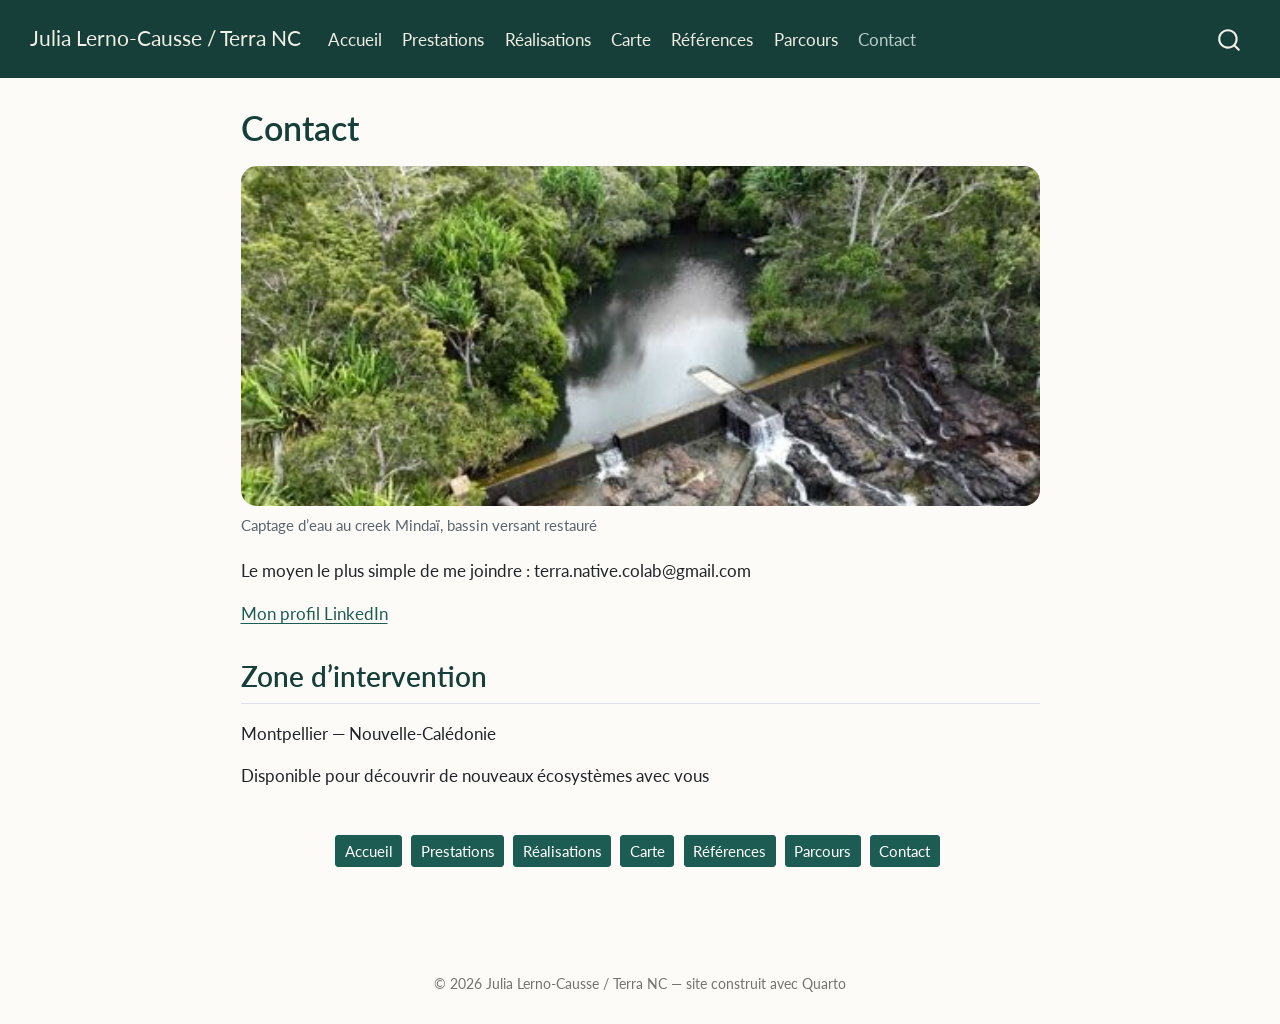
<file: docs/contact.html>
<!DOCTYPE html>
<html xmlns="http://www.w3.org/1999/xhtml" lang="fr" xml:lang="fr"><head>

<meta charset="utf-8">
<meta name="generator" content="quarto-1.10.18">

<meta name="viewport" content="width=device-width, initial-scale=1.0, user-scalable=yes">


<title>Contact – Julia Lerno-Causse / Terra NC</title>
<style>
/* Default styles provided by pandoc.
** See https://pandoc.org/MANUAL.html#variables-for-html for config info.
*/
span.smallcaps{font-variant: small-caps;}
div.columns{display: flex; gap: 1.5em;}
div.column{flex: auto;}
@media screen {
div.columns{gap: min(4vw, 1.5em);}
div.column{overflow-x: auto;}
}
div.hanging-indent{margin-left: 1.5em; text-indent: -1.5em;}
ul.task-list{list-style: none;}
ul.task-list li input[type="checkbox"] {
  width: 0.8em;
  margin: 0 0.8em 0.2em -1em; /* quarto-specific, see https://github.com/quarto-dev/quarto-cli/issues/4556 */ 
  vertical-align: middle;
}
</style>


<script src="site_libs/quarto-nav/quarto-nav.js"></script>
<script src="site_libs/quarto-nav/headroom.min.js"></script>
<script src="site_libs/clipboard/clipboard.min.js"></script>
<script src="site_libs/quarto-search/autocomplete.umd.js"></script>
<script src="site_libs/quarto-search/fuse.min.js"></script>
<script src="site_libs/quarto-search/quarto-search.js"></script>
<meta name="quarto:offset" content="./">
<script src="site_libs/quarto-html/quarto.js" type="module"></script>
<script src="site_libs/quarto-html/tabsets/tabsets.js" type="module"></script>
<script src="site_libs/quarto-html/popper.min.js"></script>
<script src="site_libs/quarto-html/tippy.umd.min.js"></script>
<script src="site_libs/quarto-html/anchor.min.js"></script>
<link href="site_libs/quarto-html/tippy.css" rel="stylesheet">
<link href="site_libs/quarto-html/quarto-syntax-highlighting-64a204ab8560d761af7679ceaba22944.css" rel="stylesheet" id="quarto-text-highlighting-styles">
<script src="site_libs/bootstrap/bootstrap.min.js"></script>
<link href="site_libs/bootstrap/bootstrap-icons.css" rel="stylesheet">
<link href="site_libs/bootstrap/bootstrap-4c1d175e11105c2112f63953dcecd325.min.css" rel="stylesheet" append-hash="true" id="quarto-bootstrap" data-mode="light">
<script src="site_libs/quarto-contrib/glightbox/glightbox.min.js"></script>
<link href="site_libs/quarto-contrib/glightbox/glightbox.min.css" rel="stylesheet">
<link href="site_libs/quarto-contrib/glightbox/lightbox.css" rel="stylesheet">
<script id="quarto-search-options" type="application/json">{
  "location": "navbar",
  "copy-button": false,
  "collapse-after": 3,
  "panel-placement": "end",
  "type": "overlay",
  "limit": 50,
  "keyboard-shortcut": [
    "f",
    "/",
    "s"
  ],
  "show-item-context": false,
  "language": {
    "search-no-results-text": "Pas de résultats",
    "search-matching-documents-text": "documents trouvés",
    "search-copy-link-title": "Copier le lien vers la recherche",
    "search-hide-matches-text": "Cacher les correspondances additionnelles",
    "search-more-match-text": "correspondance de plus dans ce document",
    "search-more-matches-text": "correspondances de plus dans ce document",
    "search-clear-button-title": "Effacer",
    "search-text-placeholder": "",
    "search-detached-cancel-button-title": "Annuler",
    "search-submit-button-title": "Envoyer",
    "search-label": "Recherche"
  }
}</script>


<link rel="stylesheet" href="styles.css">
</head>

<body class="nav-fixed fullcontent quarto-light">

<div id="quarto-search-results"></div>
  <header id="quarto-header" class="headroom fixed-top">
    <nav class="navbar navbar-expand-lg " data-bs-theme="dark">
      <div class="navbar-container container-fluid">
      <div class="navbar-brand-container mx-auto">
    <a class="navbar-brand" href="./index.html">
    <span class="navbar-title">Julia Lerno-Causse / Terra NC</span>
    </a>
  </div>
            <div id="quarto-search" class="" title="Recherche"></div>
          <button class="navbar-toggler" type="button" data-bs-toggle="collapse" data-bs-target="#navbarCollapse" aria-controls="navbarCollapse" role="menu" aria-expanded="false" aria-label="Basculer la navigation" onclick="if (window.quartoToggleHeadroom) { window.quartoToggleHeadroom(); }">
  <span class="navbar-toggler-icon"></span>
</button>
          <div class="collapse navbar-collapse" id="navbarCollapse">
            <ul class="navbar-nav navbar-nav-scroll me-auto">
  <li class="nav-item">
    <a class="nav-link" href="./index.html"> 
<span class="menu-text">Accueil</span></a>
  </li>  
  <li class="nav-item">
    <a class="nav-link" href="./prestations.html"> 
<span class="menu-text">Prestations</span></a>
  </li>  
  <li class="nav-item">
    <a class="nav-link" href="./realisations.html"> 
<span class="menu-text">Réalisations</span></a>
  </li>  
  <li class="nav-item">
    <a class="nav-link" href="./carte.html"> 
<span class="menu-text">Carte</span></a>
  </li>  
  <li class="nav-item">
    <a class="nav-link" href="./references.html"> 
<span class="menu-text">Références</span></a>
  </li>  
  <li class="nav-item">
    <a class="nav-link" href="./about.html"> 
<span class="menu-text">Parcours</span></a>
  </li>  
  <li class="nav-item">
    <a class="nav-link active" href="./contact.html" aria-current="page"> 
<span class="menu-text">Contact</span></a>
  </li>  
</ul>
          </div> <!-- /navcollapse -->
            <div class="quarto-navbar-tools">
</div>
      </div> <!-- /container-fluid -->
    </nav>
</header>
<!-- content -->
<div id="quarto-content" class="quarto-container page-columns page-rows-contents page-layout-article page-navbar">
<!-- sidebar -->
<!-- margin-sidebar -->
    
<!-- main -->
<main class="content" id="quarto-document-content">

<header id="title-block-header" class="quarto-title-block default">
<div class="quarto-title">
<h1 class="title">Contact</h1>
</div>



<div class="quarto-title-meta">

    
  
    
  </div>
  


</header>


<div class="hero">
<div class="quarto-figure quarto-figure-center">
<figure class="figure">
<p><a href="images/captage_eau_foret.jpg" class="lightbox" data-gallery="quarto-lightbox-gallery-1" title="Captage d’eau au creek Mindaï, bassin versant restauré"><img src="images/captage_eau_foret.jpg" class="img-fluid figure-img" alt="Captage d’eau au creek Mindaï, bassin versant restauré"></a></p>
<figcaption>Captage d’eau au creek Mindaï, bassin versant restauré</figcaption>
</figure>
</div>
</div>
<p>Le moyen le plus simple de me joindre : terra.native.colab@gmail.com</p>
<p><a href="https://www.linkedin.com/in/julia-lerno-causse">Mon profil LinkedIn</a></p>
<section id="zone-dintervention" class="level2">
<h2 class="anchored" data-anchor-id="zone-dintervention">Zone d’intervention</h2>
<p>Montpellier — Nouvelle-Calédonie</p>
<p>Disponible pour découvrir de nouveaux écosystèmes avec vous</p>
<div style="text-align: center; margin-top: 2.5rem;">
<p><a href="./index.html" class="btn btn-primary btn-sm">Accueil</a> <a href="./prestations.html" class="btn btn-primary btn-sm">Prestations</a> <a href="./realisations.html" class="btn btn-primary btn-sm">Réalisations</a> <a href="./carte.html" class="btn btn-primary btn-sm">Carte</a> <a href="./references.html" class="btn btn-primary btn-sm">Références</a> <a href="./about.html" class="btn btn-primary btn-sm">Parcours</a> <a href="./contact.html" class="btn btn-primary btn-sm">Contact</a></p>
</div>


</section>

</main> <!-- /main -->
<script id="quarto-html-after-body" type="application/javascript">
  window.document.addEventListener("DOMContentLoaded", function (event) {
    const icon = "";
    const anchorJS = new window.AnchorJS();
    anchorJS.options = {
      placement: 'right',
      icon: icon
    };
    anchorJS.add('.anchored');
    const isCodeAnnotation = (el) => {
      for (const clz of el.classList) {
        if (clz.startsWith('code-annotation-')) {                     
          return true;
        }
      }
      return false;
    }
    const onCopySuccess = function(e) {
      // button target
      const button = e.trigger;
      // don't keep focus
      button.blur();
      // flash "checked"
      button.classList.add('code-copy-button-checked');
      var currentTitle = button.getAttribute("title");
      button.setAttribute("title", "Copié");
      let tooltip;
      if (window.bootstrap) {
        button.setAttribute("data-bs-toggle", "tooltip");
        button.setAttribute("data-bs-placement", "left");
        button.setAttribute("data-bs-title", "Copié");
        tooltip = new bootstrap.Tooltip(button, 
          { trigger: "manual", 
            customClass: "code-copy-button-tooltip",
            offset: [0, -8]});
        tooltip.show();    
      }
      setTimeout(function() {
        if (tooltip) {
          tooltip.hide();
          button.removeAttribute("data-bs-title");
          button.removeAttribute("data-bs-toggle");
          button.removeAttribute("data-bs-placement");
        }
        button.setAttribute("title", currentTitle);
        button.classList.remove('code-copy-button-checked');
      }, 1000);
      // clear code selection
      e.clearSelection();
    }
    const getTextToCopy = function(trigger) {
      const outerScaffold = trigger.parentElement.cloneNode(true);
      const codeEl = outerScaffold.querySelector('code');
      for (const childEl of codeEl.children) {
        if (isCodeAnnotation(childEl)) {
          childEl.remove();
        }
      }
      return codeEl.innerText;
    }
    const clipboard = new window.ClipboardJS('.code-copy-button:not([data-in-quarto-modal])', {
      text: getTextToCopy
    });
    clipboard.on('success', onCopySuccess);
    if (window.document.getElementById('quarto-embedded-source-code-modal')) {
      const clipboardModal = new window.ClipboardJS('.code-copy-button[data-in-quarto-modal]', {
        text: getTextToCopy,
        container: window.document.getElementById('quarto-embedded-source-code-modal')
      });
      clipboardModal.on('success', onCopySuccess);
    }
      var localhostRegex = new RegExp(/^(?:http|https):\/\/localhost\:?[0-9]*\//);
      var mailtoRegex = new RegExp(/^mailto:/);
        var filterRegex = new RegExp('/' + window.location.host + '/');
      var isInternal = (href) => {
          return filterRegex.test(href) || localhostRegex.test(href) || mailtoRegex.test(href);
      }
      // Inspect non-navigation links and adorn them if external
     var links = window.document.querySelectorAll('a[href]:not(.nav-link):not(.navbar-brand):not(.toc-action):not(.sidebar-link):not(.sidebar-item-toggle):not(.pagination-link):not(.no-external):not([aria-hidden]):not(.dropdown-item):not(.quarto-navigation-tool):not(.about-link)');
      for (var i=0; i<links.length; i++) {
        const link = links[i];
        if (!isInternal(link.href)) {
          // undo the damage that might have been done by quarto-nav.js in the case of
          // links that we want to consider external
          if (link.dataset.originalHref !== undefined) {
            link.href = link.dataset.originalHref;
          }
        }
      }
    function tippyHover(el, contentFn, onTriggerFn, onUntriggerFn) {
      const config = {
        allowHTML: true,
        maxWidth: 500,
        delay: 100,
        arrow: false,
        appendTo: function(el) {
            return el.parentElement;
        },
        interactive: true,
        interactiveBorder: 10,
        theme: 'quarto',
        placement: 'bottom-start',
      };
      if (contentFn) {
        config.content = contentFn;
      }
      if (onTriggerFn) {
        config.onTrigger = onTriggerFn;
      }
      if (onUntriggerFn) {
        config.onUntrigger = onUntriggerFn;
      }
      window.tippy(el, config); 
    }
    const noterefs = window.document.querySelectorAll('a[role="doc-noteref"]');
    for (var i=0; i<noterefs.length; i++) {
      const ref = noterefs[i];
      tippyHover(ref, function() {
        // use id or data attribute instead here
        let href = ref.getAttribute('data-footnote-href') || ref.getAttribute('href');
        try { href = new URL(href).hash; } catch {}
        const id = href.replace(/^#\/?/, "");
        const note = window.document.getElementById(id);
        if (note) {
          return note.innerHTML;
        } else {
          return "";
        }
      });
    }
    const xrefs = window.document.querySelectorAll('a.quarto-xref');
    const processXRef = (id, note) => {
      // Strip column container classes
      const stripColumnClz = (el) => {
        el.classList.remove("page-full", "page-columns");
        if (el.children) {
          for (const child of el.children) {
            stripColumnClz(child);
          }
        }
      }
      stripColumnClz(note)
      if (id === null || id.startsWith('sec-')) {
        // Special case sections, only their first couple elements
        const container = document.createElement("div");
        if (note.children && note.children.length > 2) {
          container.appendChild(note.children[0].cloneNode(true));
          for (let i = 1; i < note.children.length; i++) {
            const child = note.children[i];
            if (child.tagName === "P" && child.innerText === "") {
              continue;
            } else {
              container.appendChild(child.cloneNode(true));
              break;
            }
          }
          if (window.Quarto?.typesetMath) {
            window.Quarto.typesetMath(container);
          }
          return container.innerHTML
        } else {
          if (window.Quarto?.typesetMath) {
            window.Quarto.typesetMath(note);
          }
          return note.innerHTML;
        }
      } else {
        // Remove any anchor links if they are present
        const anchorLink = note.querySelector('a.anchorjs-link');
        if (anchorLink) {
          anchorLink.remove();
        }
        if (window.Quarto?.typesetMath) {
          window.Quarto.typesetMath(note);
        }
        if (note.classList.contains("callout")) {
          return note.outerHTML;
        } else {
          return note.innerHTML;
        }
      }
    }
    for (var i=0; i<xrefs.length; i++) {
      const xref = xrefs[i];
      tippyHover(xref, undefined, function(instance) {
        instance.disable();
        let url = xref.getAttribute('href');
        let hash = undefined; 
        if (url.startsWith('#')) {
          hash = url;
        } else {
          try { hash = new URL(url).hash; } catch {}
        }
        if (hash) {
          const id = hash.replace(/^#\/?/, "");
          const note = window.document.getElementById(id);
          if (note !== null) {
            try {
              const html = processXRef(id, note.cloneNode(true));
              instance.setContent(html);
            } finally {
              instance.enable();
              instance.show();
            }
          } else {
            // See if we can fetch this
            fetch(url.split('#')[0])
            .then(res => res.text())
            .then(html => {
              const parser = new DOMParser();
              const htmlDoc = parser.parseFromString(html, "text/html");
              const note = htmlDoc.getElementById(id);
              if (note !== null) {
                const html = processXRef(id, note);
                instance.setContent(html);
              } 
            }).finally(() => {
              instance.enable();
              instance.show();
            });
          }
        } else {
          // See if we can fetch a full url (with no hash to target)
          // This is a special case and we should probably do some content thinning / targeting
          fetch(url)
          .then(res => res.text())
          .then(html => {
            const parser = new DOMParser();
            const htmlDoc = parser.parseFromString(html, "text/html");
            const note = htmlDoc.querySelector('main.content');
            if (note !== null) {
              // This should only happen for chapter cross references
              // (since there is no id in the URL)
              // remove the first header
              if (note.children.length > 0 && note.children[0].tagName === "HEADER") {
                note.children[0].remove();
              }
              const html = processXRef(null, note);
              instance.setContent(html);
            } 
          }).finally(() => {
            instance.enable();
            instance.show();
          });
        }
      }, function(instance) {
      });
    }
        let selectedAnnoteEl;
        const selectorForAnnotation = ( cell, annotation) => {
          let cellAttr = 'data-code-cell="' + cell + '"';
          let lineAttr = 'data-code-annotation="' +  annotation + '"';
          const selector = 'span[' + cellAttr + '][' + lineAttr + ']';
          return selector;
        }
        const selectCodeLines = (annoteEl) => {
          const doc = window.document;
          const targetCell = annoteEl.getAttribute("data-target-cell");
          const targetAnnotation = annoteEl.getAttribute("data-target-annotation");
          const annoteSpan = window.document.querySelector(selectorForAnnotation(targetCell, targetAnnotation));
          const lines = annoteSpan.getAttribute("data-code-lines").split(",");
          const lineIds = lines.map((line) => {
            return targetCell + "-" + line;
          })
          let top = null;
          let height = null;
          let parent = null;
          if (lineIds.length > 0) {
              //compute the position of the single el (top and bottom and make a div)
              const el = window.document.getElementById(lineIds[0]);
              top = el.offsetTop;
              height = el.offsetHeight;
              parent = el.parentElement.parentElement;
            if (lineIds.length > 1) {
              const lastEl = window.document.getElementById(lineIds[lineIds.length - 1]);
              const bottom = lastEl.offsetTop + lastEl.offsetHeight;
              height = bottom - top;
            }
            if (top !== null && height !== null && parent !== null) {
              // cook up a div (if necessary) and position it 
              let div = window.document.getElementById("code-annotation-line-highlight");
              if (div === null) {
                div = window.document.createElement("div");
                div.setAttribute("id", "code-annotation-line-highlight");
                div.style.position = 'absolute';
                parent.appendChild(div);
              }
              div.style.top = top - 2 + "px";
              div.style.height = height + 4 + "px";
              div.style.left = 0;
              let gutterDiv = window.document.getElementById("code-annotation-line-highlight-gutter");
              if (gutterDiv === null) {
                gutterDiv = window.document.createElement("div");
                gutterDiv.setAttribute("id", "code-annotation-line-highlight-gutter");
                gutterDiv.style.position = 'absolute';
                const codeCell = window.document.getElementById(targetCell);
                const gutter = codeCell.querySelector('.code-annotation-gutter');
                gutter.appendChild(gutterDiv);
              }
              gutterDiv.style.top = top - 2 + "px";
              gutterDiv.style.height = height + 4 + "px";
            }
            selectedAnnoteEl = annoteEl;
          }
        };
        const unselectCodeLines = () => {
          const elementsIds = ["code-annotation-line-highlight", "code-annotation-line-highlight-gutter"];
          elementsIds.forEach((elId) => {
            const div = window.document.getElementById(elId);
            if (div) {
              div.remove();
            }
          });
          selectedAnnoteEl = undefined;
        };
          // Handle positioning of the toggle
      window.addEventListener(
        "resize",
        throttle(() => {
          elRect = undefined;
          if (selectedAnnoteEl) {
            selectCodeLines(selectedAnnoteEl);
          }
        }, 10)
      );
      function throttle(fn, ms) {
      let throttle = false;
      let timer;
        return (...args) => {
          if(!throttle) { // first call gets through
              fn.apply(this, args);
              throttle = true;
          } else { // all the others get throttled
              if(timer) clearTimeout(timer); // cancel #2
              timer = setTimeout(() => {
                fn.apply(this, args);
                timer = throttle = false;
              }, ms);
          }
        };
      }
        // Attach click handler to the DT
        const annoteDls = window.document.querySelectorAll('dt[data-target-cell]');
        for (const annoteDlNode of annoteDls) {
          annoteDlNode.addEventListener('click', (event) => {
            const clickedEl = event.target;
            if (clickedEl !== selectedAnnoteEl) {
              unselectCodeLines();
              const activeEl = window.document.querySelector('dt[data-target-cell].code-annotation-active');
              if (activeEl) {
                activeEl.classList.remove('code-annotation-active');
              }
              selectCodeLines(clickedEl);
              clickedEl.classList.add('code-annotation-active');
            } else {
              // Unselect the line
              unselectCodeLines();
              clickedEl.classList.remove('code-annotation-active');
            }
          });
        }
    const findCites = (el) => {
      const parentEl = el.parentElement;
      if (parentEl) {
        const cites = parentEl.dataset.cites;
        if (cites) {
          return {
            el,
            cites: cites.split(' ')
          };
        } else {
          return findCites(el.parentElement)
        }
      } else {
        return undefined;
      }
    };
    var bibliorefs = window.document.querySelectorAll('a[role="doc-biblioref"]');
    for (var i=0; i<bibliorefs.length; i++) {
      const ref = bibliorefs[i];
      const citeInfo = findCites(ref);
      if (citeInfo) {
        tippyHover(citeInfo.el, function() {
          var popup = window.document.createElement('div');
          citeInfo.cites.forEach(function(cite) {
            var citeDiv = window.document.createElement('div');
            citeDiv.classList.add('hanging-indent');
            citeDiv.classList.add('csl-entry');
            var biblioDiv = window.document.getElementById('ref-' + cite);
            if (biblioDiv) {
              citeDiv.innerHTML = biblioDiv.innerHTML;
            }
            popup.appendChild(citeDiv);
          });
          return popup.innerHTML;
        });
      }
    }
  });
  </script>
</div> <!-- /content -->
<footer class="footer">
  <div class="nav-footer">
    <div class="nav-footer-left">
      &nbsp;
    </div>   
    <div class="nav-footer-center">
<p>© 2026 Julia Lerno-Causse / Terra NC — site construit avec Quarto</p>
</div>
    <div class="nav-footer-right">
      &nbsp;
    </div>
  </div>
</footer>
<script>var lightboxQuarto = GLightbox({"closeEffect":"zoom","descPosition":"bottom","loop":false,"openEffect":"zoom","selector":".lightbox"});
(function() {
  let previousOnload = window.onload;
  window.onload = () => {
    if (previousOnload) {
      previousOnload();
    }
    lightboxQuarto.on('slide_before_load', (data) => {
      const { slideIndex, slideNode, slideConfig, player, trigger } = data;
      const href = trigger.getAttribute('href');
      if (href !== null) {
        const imgEl = window.document.querySelector(`a[href="${href}"] img`);
        if (imgEl !== null) {
          const srcAttr = imgEl.getAttribute("src");
          if (srcAttr && srcAttr.startsWith("data:")) {
            slideConfig.href = srcAttr;
          }
        }
      } 
    });
  
    lightboxQuarto.on('slide_after_load', (data) => {
      const { slideIndex, slideNode, slideConfig, player, trigger } = data;
      if (window.Quarto?.typesetMath) {
        window.Quarto.typesetMath(slideNode);
      }
    });
  
  };
  
})();
          </script>




</body></html>
</file>
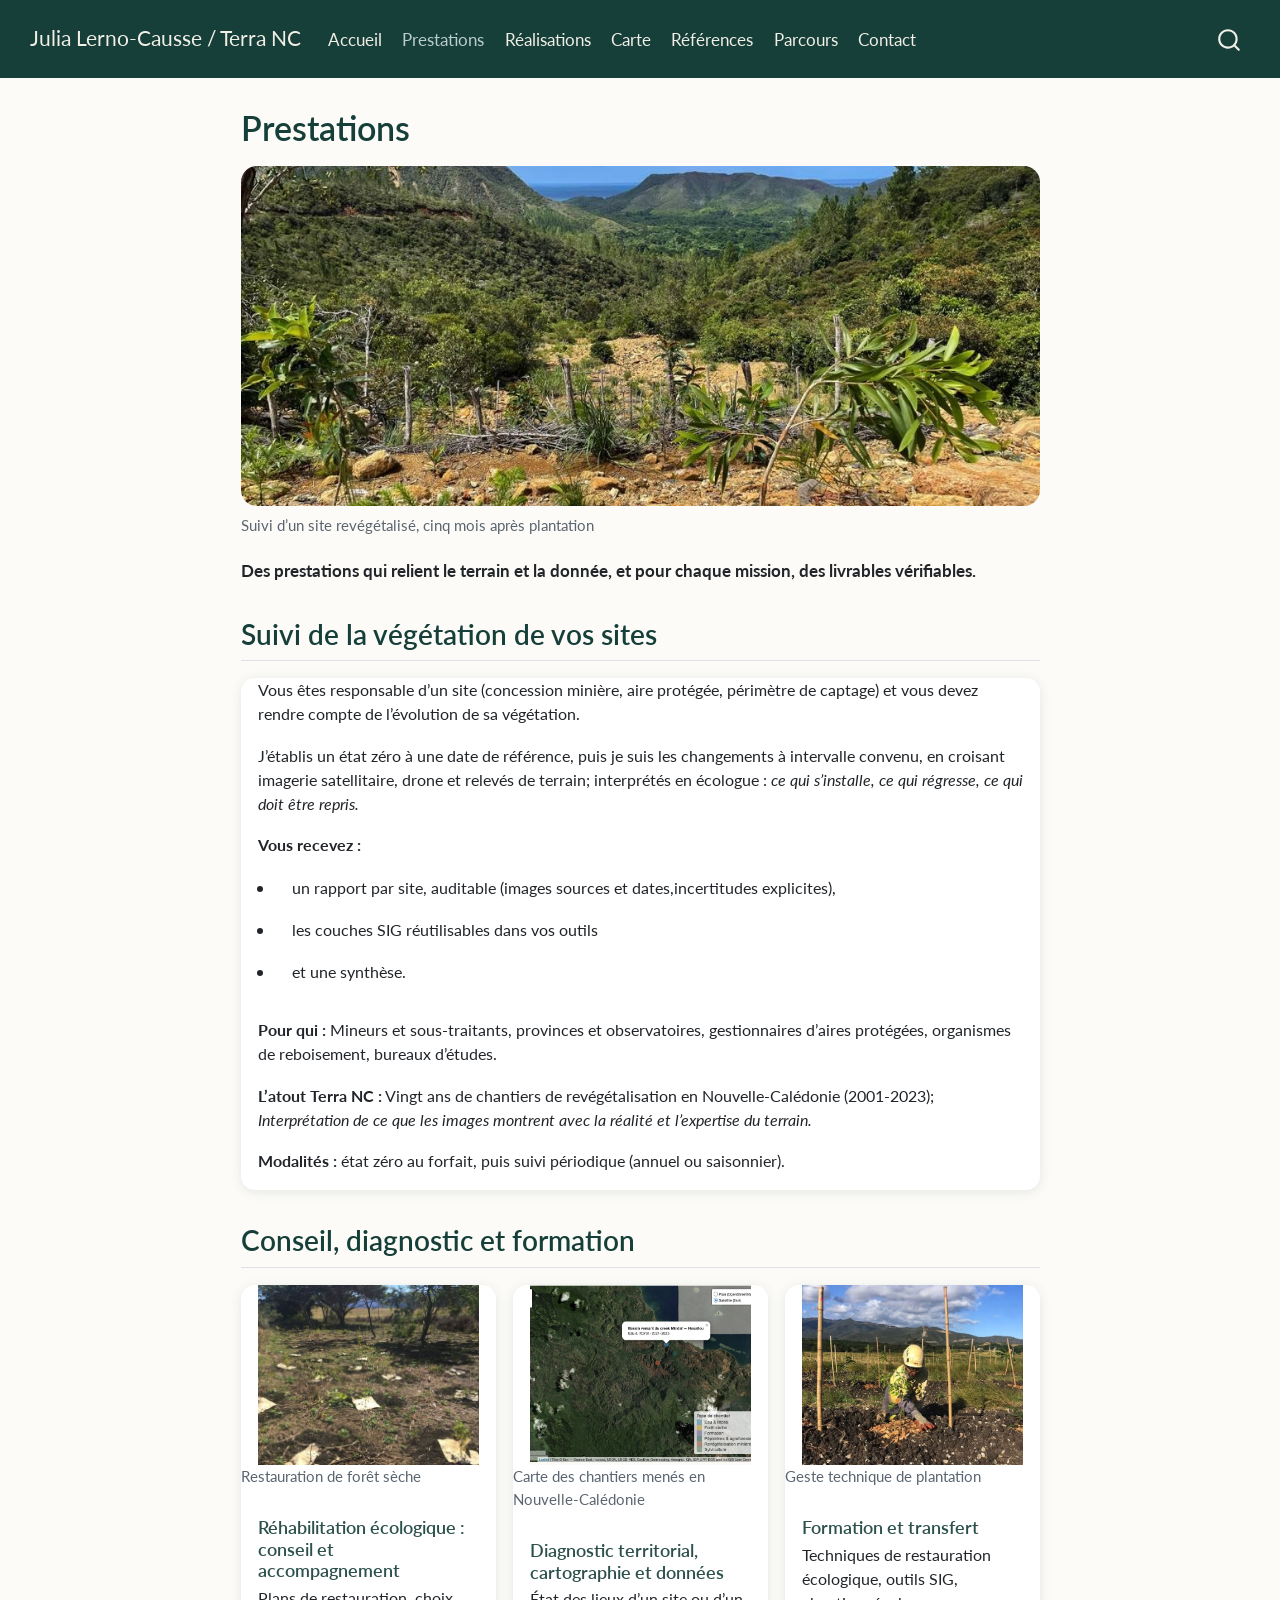
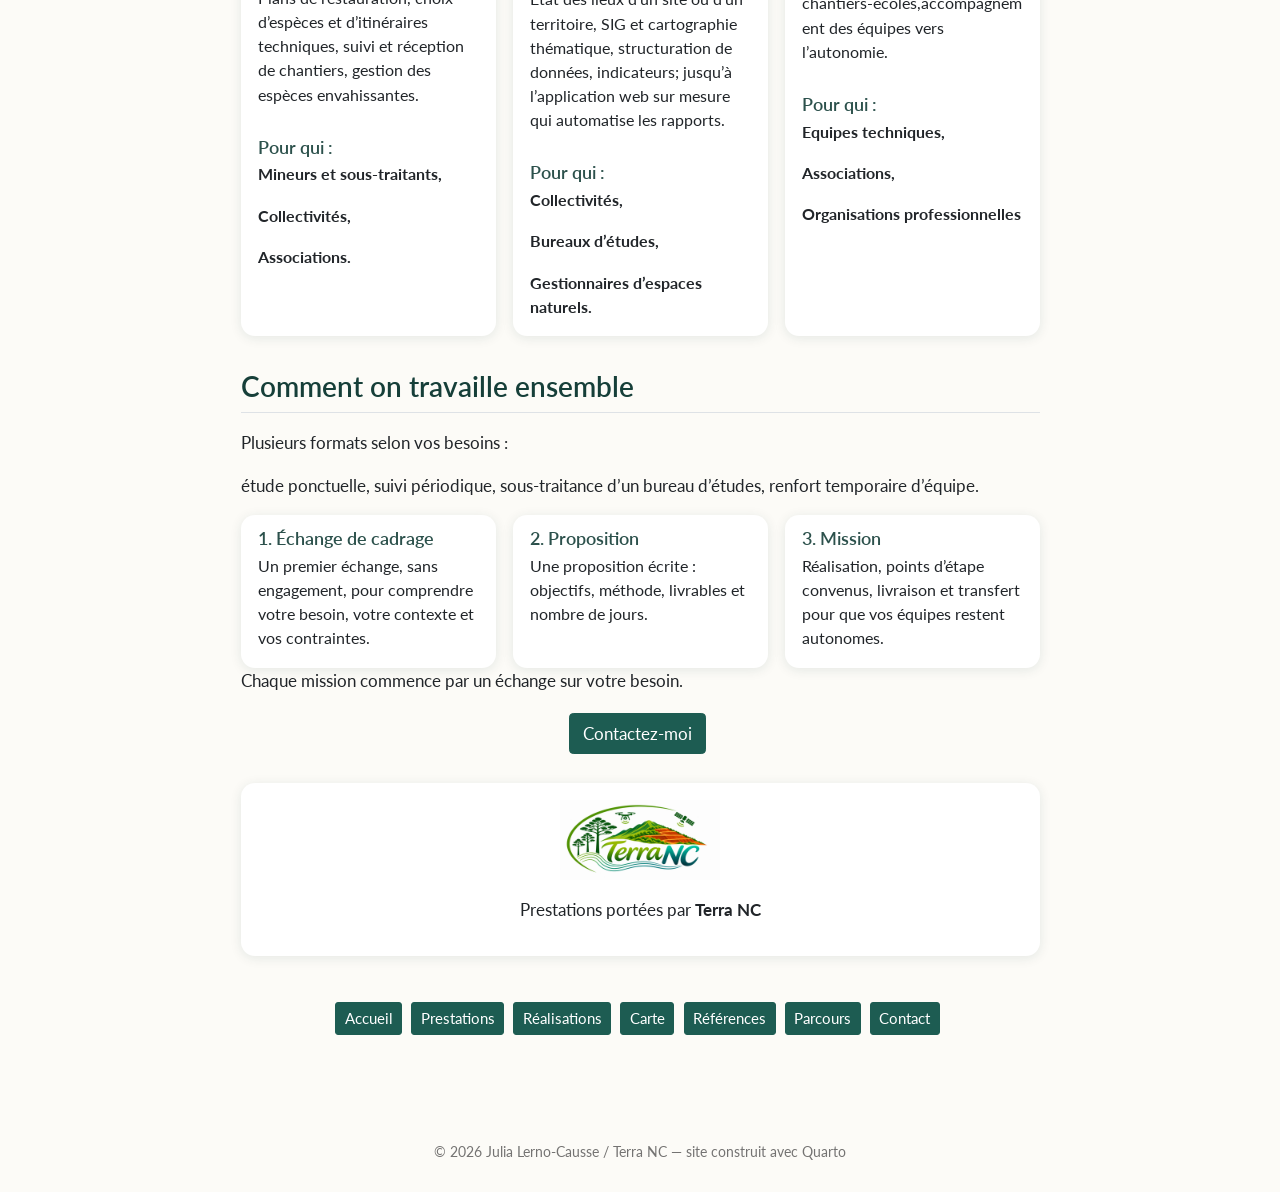
<file: docs/prestations.html>
<!DOCTYPE html>
<html xmlns="http://www.w3.org/1999/xhtml" lang="fr" xml:lang="fr"><head>

<meta charset="utf-8">
<meta name="generator" content="quarto-1.10.18">

<meta name="viewport" content="width=device-width, initial-scale=1.0, user-scalable=yes">


<title>Prestations – Julia Lerno-Causse / Terra NC</title>
<style>
/* Default styles provided by pandoc.
** See https://pandoc.org/MANUAL.html#variables-for-html for config info.
*/
span.smallcaps{font-variant: small-caps;}
div.columns{display: flex; gap: 1.5em;}
div.column{flex: auto;}
@media screen {
div.columns{gap: min(4vw, 1.5em);}
div.column{overflow-x: auto;}
}
div.hanging-indent{margin-left: 1.5em; text-indent: -1.5em;}
ul.task-list{list-style: none;}
ul.task-list li input[type="checkbox"] {
  width: 0.8em;
  margin: 0 0.8em 0.2em -1em; /* quarto-specific, see https://github.com/quarto-dev/quarto-cli/issues/4556 */ 
  vertical-align: middle;
}
</style>


<script src="site_libs/quarto-nav/quarto-nav.js"></script>
<script src="site_libs/quarto-nav/headroom.min.js"></script>
<script src="site_libs/clipboard/clipboard.min.js"></script>
<script src="site_libs/quarto-search/autocomplete.umd.js"></script>
<script src="site_libs/quarto-search/fuse.min.js"></script>
<script src="site_libs/quarto-search/quarto-search.js"></script>
<meta name="quarto:offset" content="./">
<script src="site_libs/quarto-html/quarto.js" type="module"></script>
<script src="site_libs/quarto-html/tabsets/tabsets.js" type="module"></script>
<script src="site_libs/quarto-html/popper.min.js"></script>
<script src="site_libs/quarto-html/tippy.umd.min.js"></script>
<script src="site_libs/quarto-html/anchor.min.js"></script>
<link href="site_libs/quarto-html/tippy.css" rel="stylesheet">
<link href="site_libs/quarto-html/quarto-syntax-highlighting-64a204ab8560d761af7679ceaba22944.css" rel="stylesheet" id="quarto-text-highlighting-styles">
<script src="site_libs/bootstrap/bootstrap.min.js"></script>
<link href="site_libs/bootstrap/bootstrap-icons.css" rel="stylesheet">
<link href="site_libs/bootstrap/bootstrap-4c1d175e11105c2112f63953dcecd325.min.css" rel="stylesheet" append-hash="true" id="quarto-bootstrap" data-mode="light">
<script src="site_libs/quarto-contrib/glightbox/glightbox.min.js"></script>
<link href="site_libs/quarto-contrib/glightbox/glightbox.min.css" rel="stylesheet">
<link href="site_libs/quarto-contrib/glightbox/lightbox.css" rel="stylesheet">
<script id="quarto-search-options" type="application/json">{
  "location": "navbar",
  "copy-button": false,
  "collapse-after": 3,
  "panel-placement": "end",
  "type": "overlay",
  "limit": 50,
  "keyboard-shortcut": [
    "f",
    "/",
    "s"
  ],
  "show-item-context": false,
  "language": {
    "search-no-results-text": "Pas de résultats",
    "search-matching-documents-text": "documents trouvés",
    "search-copy-link-title": "Copier le lien vers la recherche",
    "search-hide-matches-text": "Cacher les correspondances additionnelles",
    "search-more-match-text": "correspondance de plus dans ce document",
    "search-more-matches-text": "correspondances de plus dans ce document",
    "search-clear-button-title": "Effacer",
    "search-text-placeholder": "",
    "search-detached-cancel-button-title": "Annuler",
    "search-submit-button-title": "Envoyer",
    "search-label": "Recherche"
  }
}</script>


<link rel="stylesheet" href="styles.css">
</head>

<body class="nav-fixed fullcontent quarto-light">

<div id="quarto-search-results"></div>
  <header id="quarto-header" class="headroom fixed-top">
    <nav class="navbar navbar-expand-lg " data-bs-theme="dark">
      <div class="navbar-container container-fluid">
      <div class="navbar-brand-container mx-auto">
    <a class="navbar-brand" href="./index.html">
    <span class="navbar-title">Julia Lerno-Causse / Terra NC</span>
    </a>
  </div>
            <div id="quarto-search" class="" title="Recherche"></div>
          <button class="navbar-toggler" type="button" data-bs-toggle="collapse" data-bs-target="#navbarCollapse" aria-controls="navbarCollapse" role="menu" aria-expanded="false" aria-label="Basculer la navigation" onclick="if (window.quartoToggleHeadroom) { window.quartoToggleHeadroom(); }">
  <span class="navbar-toggler-icon"></span>
</button>
          <div class="collapse navbar-collapse" id="navbarCollapse">
            <ul class="navbar-nav navbar-nav-scroll me-auto">
  <li class="nav-item">
    <a class="nav-link" href="./index.html"> 
<span class="menu-text">Accueil</span></a>
  </li>  
  <li class="nav-item">
    <a class="nav-link active" href="./prestations.html" aria-current="page"> 
<span class="menu-text">Prestations</span></a>
  </li>  
  <li class="nav-item">
    <a class="nav-link" href="./realisations.html"> 
<span class="menu-text">Réalisations</span></a>
  </li>  
  <li class="nav-item">
    <a class="nav-link" href="./carte.html"> 
<span class="menu-text">Carte</span></a>
  </li>  
  <li class="nav-item">
    <a class="nav-link" href="./references.html"> 
<span class="menu-text">Références</span></a>
  </li>  
  <li class="nav-item">
    <a class="nav-link" href="./about.html"> 
<span class="menu-text">Parcours</span></a>
  </li>  
  <li class="nav-item">
    <a class="nav-link" href="./contact.html"> 
<span class="menu-text">Contact</span></a>
  </li>  
</ul>
          </div> <!-- /navcollapse -->
            <div class="quarto-navbar-tools">
</div>
      </div> <!-- /container-fluid -->
    </nav>
</header>
<!-- content -->
<div id="quarto-content" class="quarto-container page-columns page-rows-contents page-layout-article page-navbar">
<!-- sidebar -->
<!-- margin-sidebar -->
    
<!-- main -->
<main class="content" id="quarto-document-content">

<header id="title-block-header" class="quarto-title-block default">
<div class="quarto-title">
<h1 class="title">Prestations</h1>
</div>



<div class="quarto-title-meta">

    
  
    
  </div>
  


</header>


<div class="hero">
<div class="quarto-figure quarto-figure-center">
<figure class="figure">
<p><a href="images/suivi_bel_air.jpg" class="lightbox" data-gallery="quarto-lightbox-gallery-1" title="Suivi d’un site revégétalisé, cinq mois après plantation"><img src="images/suivi_bel_air.jpg" class="img-fluid figure-img" alt="Suivi d’un site revégétalisé, cinq mois après plantation"></a></p>
<figcaption>Suivi d’un site revégétalisé, cinq mois après plantation</figcaption>
</figure>
</div>
</div>
<p><strong>Des prestations qui relient le terrain et la donnée, et pour chaque mission, des livrables vérifiables.</strong></p>
<section id="suivi-de-la-végétation-de-vos-sites" class="level2">
<h2 class="anchored" data-anchor-id="suivi-de-la-végétation-de-vos-sites">Suivi de la végétation de vos sites</h2>
<div class="grid">
<div class="g-col-12 card">
<p>Vous êtes responsable d’un site (concession minière, aire protégée, périmètre de captage) et vous devez rendre compte de l’évolution de sa végétation.</p>
<p>J’établis un état zéro à une date de référence, puis je suis les changements à intervalle convenu, en croisant imagerie satellitaire, drone et relevés de terrain; interprétés en écologue : <em>ce qui s’installe, ce qui régresse, ce qui doit être repris.</em></p>
<p><strong>Vous recevez :</strong></p>
<ul>
<li><p>un rapport par site, auditable (images sources et dates,incertitudes explicites),</p></li>
<li><p>les couches SIG réutilisables dans vos outils</p></li>
<li><p>et une synthèse.</p></li>
</ul>
<p><strong>Pour qui :</strong> Mineurs et sous-traitants, provinces et observatoires, gestionnaires d’aires protégées, organismes de reboisement, bureaux d’études.</p>
<p><strong>L’atout Terra NC :</strong> Vingt ans de chantiers de revégétalisation en Nouvelle-Calédonie (2001-2023); <em>Interprétation de ce que les images montrent avec la réalité et l’expertise du terrain.</em></p>
<p><strong>Modalités :</strong> état zéro au forfait, puis suivi périodique (annuel ou saisonnier).</p>
</div>
</div>
</section>
<section id="conseil-diagnostic-et-formation" class="level2">
<h2 class="anchored" data-anchor-id="conseil-diagnostic-et-formation">Conseil, diagnostic et formation</h2>
<div class="grid">
<div class="g-col-12 g-col-md-4 card">
<div class="quarto-figure quarto-figure-center">
<figure class="figure">
<p><a href="images/paillage_foret_seche.jpg" class="lightbox" data-gallery="quarto-lightbox-gallery-2" title="Restauration de forêt sèche"><img src="images/paillage_foret_seche.jpg" class="img-fluid figure-img" alt="Restauration de forêt sèche"></a></p>
<figcaption>Restauration de forêt sèche</figcaption>
</figure>
</div>
<section id="réhabilitation-écologique-conseil-et-accompagnement" class="level3">
<h3 class="anchored" data-anchor-id="réhabilitation-écologique-conseil-et-accompagnement">Réhabilitation écologique : conseil et accompagnement</h3>
<p>Plans de restauration, choix d’espèces et d’itinéraires techniques, suivi et réception de chantiers, gestion des espèces envahissantes.</p>
</section>
<section id="pour-qui" class="level3">
<h3 class="anchored" data-anchor-id="pour-qui">Pour qui :</h3>
<p><strong>Mineurs et sous-traitants,</strong></p>
<p><strong>Collectivités,</strong></p>
<p><strong>Associations.</strong></p>
</section>
</div>
<div class="g-col-12 g-col-md-4 card">
<div class="quarto-figure quarto-figure-center">
<figure class="figure">
<p><img src="images/carte_chantiers.jpg" class="img-fluid figure-img"></p>
<figcaption>Carte des chantiers menés en Nouvelle-Calédonie</figcaption>
</figure>
</div>
<section id="diagnostic-territorial-cartographie-et-données" class="level3">
<h3 class="anchored" data-anchor-id="diagnostic-territorial-cartographie-et-données">Diagnostic territorial, cartographie et données</h3>
<p>État des lieux d’un site ou d’un territoire, SIG et cartographie thématique, structuration de données, indicateurs; jusqu’à l’application web sur mesure qui automatise les rapports.</p>
</section>
<section id="pour-qui-1" class="level3">
<h3 class="anchored" data-anchor-id="pour-qui-1">Pour qui :</h3>
<p><strong>Collectivités,</strong></p>
<p><strong>Bureaux d’études,</strong></p>
<p><strong>Gestionnaires d’espaces naturels.</strong></p>
</section>
</div>
<div class="g-col-12 g-col-md-4 card">
<div class="quarto-figure quarto-figure-center">
<figure class="figure">
<p><a href="images/planteur_accroupi.jpg" class="lightbox" data-gallery="quarto-lightbox-gallery-4" title="Geste technique de plantation"><img src="images/planteur_accroupi.jpg" class="img-fluid figure-img" alt="Geste technique de plantation"></a></p>
<figcaption>Geste technique de plantation</figcaption>
</figure>
</div>
<section id="formation-et-transfert" class="level3">
<h3 class="anchored" data-anchor-id="formation-et-transfert">Formation et transfert</h3>
<p>Techniques de restauration écologique, outils SIG, chantiers-écoles,accompagnement des équipes vers l’autonomie.</p>
</section>
<section id="pour-qui-2" class="level3">
<h3 class="anchored" data-anchor-id="pour-qui-2">Pour qui :</h3>
<p><strong>Equipes techniques,</strong></p>
<p><strong>Associations,</strong></p>
<p><strong>Organisations professionnelles</strong></p>
</section>
</div>
</div>
</section>
<section id="comment-on-travaille-ensemble" class="level2">
<h2 class="anchored" data-anchor-id="comment-on-travaille-ensemble">Comment on travaille ensemble</h2>
<p>Plusieurs formats selon vos besoins :</p>
<p>étude ponctuelle, suivi périodique, sous-traitance d’un bureau d’études, renfort temporaire d’équipe.</p>
<div class="grid">
<section id="échange-de-cadrage" class="level3 g-col-12 g-col-md-4 card">
<h3 class="anchored" data-anchor-id="échange-de-cadrage">1. Échange de cadrage</h3>
<p>Un premier échange, sans engagement, pour comprendre votre besoin, votre contexte et vos contraintes.</p>
</section>
<section id="proposition" class="level3 g-col-12 g-col-md-4 card">
<h3 class="anchored" data-anchor-id="proposition">2. Proposition</h3>
<p>Une proposition écrite : objectifs, méthode, livrables et nombre de jours.</p>
</section>
<section id="mission" class="level3 g-col-12 g-col-md-4 card">
<h3 class="anchored" data-anchor-id="mission">3. Mission</h3>
<p>Réalisation, points d’étape convenus, livraison et transfert pour que vos équipes restent autonomes.</p>
</section>
</div>
<p>Chaque mission commence par un échange sur votre besoin.</p>
<div style="text-align: center;">
<p><a href="./contact.html" class="btn btn-primary">Contactez-moi</a></p>
</div>
<div style="background: #ffffff; border-radius: 14px; padding: 1rem 1.25rem; box-shadow: 0 2px 12px rgba(22,63,57,.10); text-align: center; margin-top: 1.5rem;">
<p><a href="images/logo_terra_nc.png" class="lightbox" data-gallery="quarto-lightbox-gallery-5"><img src="images/logo_terra_nc.png" class="img-fluid" alt="Logo Terra NC" width="160"></a></p>
<p>Prestations portées par <strong>Terra NC</strong></p>
</div>
<div style="text-align: center; margin-top: 2.5rem;">
<p><a href="./index.html" class="btn btn-primary btn-sm">Accueil</a> <a href="./prestations.html" class="btn btn-primary btn-sm">Prestations</a> <a href="./realisations.html" class="btn btn-primary btn-sm">Réalisations</a> <a href="./carte.html" class="btn btn-primary btn-sm">Carte</a> <a href="./references.html" class="btn btn-primary btn-sm">Références</a> <a href="./about.html" class="btn btn-primary btn-sm">Parcours</a> <a href="./contact.html" class="btn btn-primary btn-sm">Contact</a></p>
</div>


</section>

</main> <!-- /main -->
<script id="quarto-html-after-body" type="application/javascript">
  window.document.addEventListener("DOMContentLoaded", function (event) {
    const icon = "";
    const anchorJS = new window.AnchorJS();
    anchorJS.options = {
      placement: 'right',
      icon: icon
    };
    anchorJS.add('.anchored');
    const isCodeAnnotation = (el) => {
      for (const clz of el.classList) {
        if (clz.startsWith('code-annotation-')) {                     
          return true;
        }
      }
      return false;
    }
    const onCopySuccess = function(e) {
      // button target
      const button = e.trigger;
      // don't keep focus
      button.blur();
      // flash "checked"
      button.classList.add('code-copy-button-checked');
      var currentTitle = button.getAttribute("title");
      button.setAttribute("title", "Copié");
      let tooltip;
      if (window.bootstrap) {
        button.setAttribute("data-bs-toggle", "tooltip");
        button.setAttribute("data-bs-placement", "left");
        button.setAttribute("data-bs-title", "Copié");
        tooltip = new bootstrap.Tooltip(button, 
          { trigger: "manual", 
            customClass: "code-copy-button-tooltip",
            offset: [0, -8]});
        tooltip.show();    
      }
      setTimeout(function() {
        if (tooltip) {
          tooltip.hide();
          button.removeAttribute("data-bs-title");
          button.removeAttribute("data-bs-toggle");
          button.removeAttribute("data-bs-placement");
        }
        button.setAttribute("title", currentTitle);
        button.classList.remove('code-copy-button-checked');
      }, 1000);
      // clear code selection
      e.clearSelection();
    }
    const getTextToCopy = function(trigger) {
      const outerScaffold = trigger.parentElement.cloneNode(true);
      const codeEl = outerScaffold.querySelector('code');
      for (const childEl of codeEl.children) {
        if (isCodeAnnotation(childEl)) {
          childEl.remove();
        }
      }
      return codeEl.innerText;
    }
    const clipboard = new window.ClipboardJS('.code-copy-button:not([data-in-quarto-modal])', {
      text: getTextToCopy
    });
    clipboard.on('success', onCopySuccess);
    if (window.document.getElementById('quarto-embedded-source-code-modal')) {
      const clipboardModal = new window.ClipboardJS('.code-copy-button[data-in-quarto-modal]', {
        text: getTextToCopy,
        container: window.document.getElementById('quarto-embedded-source-code-modal')
      });
      clipboardModal.on('success', onCopySuccess);
    }
      var localhostRegex = new RegExp(/^(?:http|https):\/\/localhost\:?[0-9]*\//);
      var mailtoRegex = new RegExp(/^mailto:/);
        var filterRegex = new RegExp('/' + window.location.host + '/');
      var isInternal = (href) => {
          return filterRegex.test(href) || localhostRegex.test(href) || mailtoRegex.test(href);
      }
      // Inspect non-navigation links and adorn them if external
     var links = window.document.querySelectorAll('a[href]:not(.nav-link):not(.navbar-brand):not(.toc-action):not(.sidebar-link):not(.sidebar-item-toggle):not(.pagination-link):not(.no-external):not([aria-hidden]):not(.dropdown-item):not(.quarto-navigation-tool):not(.about-link)');
      for (var i=0; i<links.length; i++) {
        const link = links[i];
        if (!isInternal(link.href)) {
          // undo the damage that might have been done by quarto-nav.js in the case of
          // links that we want to consider external
          if (link.dataset.originalHref !== undefined) {
            link.href = link.dataset.originalHref;
          }
        }
      }
    function tippyHover(el, contentFn, onTriggerFn, onUntriggerFn) {
      const config = {
        allowHTML: true,
        maxWidth: 500,
        delay: 100,
        arrow: false,
        appendTo: function(el) {
            return el.parentElement;
        },
        interactive: true,
        interactiveBorder: 10,
        theme: 'quarto',
        placement: 'bottom-start',
      };
      if (contentFn) {
        config.content = contentFn;
      }
      if (onTriggerFn) {
        config.onTrigger = onTriggerFn;
      }
      if (onUntriggerFn) {
        config.onUntrigger = onUntriggerFn;
      }
      window.tippy(el, config); 
    }
    const noterefs = window.document.querySelectorAll('a[role="doc-noteref"]');
    for (var i=0; i<noterefs.length; i++) {
      const ref = noterefs[i];
      tippyHover(ref, function() {
        // use id or data attribute instead here
        let href = ref.getAttribute('data-footnote-href') || ref.getAttribute('href');
        try { href = new URL(href).hash; } catch {}
        const id = href.replace(/^#\/?/, "");
        const note = window.document.getElementById(id);
        if (note) {
          return note.innerHTML;
        } else {
          return "";
        }
      });
    }
    const xrefs = window.document.querySelectorAll('a.quarto-xref');
    const processXRef = (id, note) => {
      // Strip column container classes
      const stripColumnClz = (el) => {
        el.classList.remove("page-full", "page-columns");
        if (el.children) {
          for (const child of el.children) {
            stripColumnClz(child);
          }
        }
      }
      stripColumnClz(note)
      if (id === null || id.startsWith('sec-')) {
        // Special case sections, only their first couple elements
        const container = document.createElement("div");
        if (note.children && note.children.length > 2) {
          container.appendChild(note.children[0].cloneNode(true));
          for (let i = 1; i < note.children.length; i++) {
            const child = note.children[i];
            if (child.tagName === "P" && child.innerText === "") {
              continue;
            } else {
              container.appendChild(child.cloneNode(true));
              break;
            }
          }
          if (window.Quarto?.typesetMath) {
            window.Quarto.typesetMath(container);
          }
          return container.innerHTML
        } else {
          if (window.Quarto?.typesetMath) {
            window.Quarto.typesetMath(note);
          }
          return note.innerHTML;
        }
      } else {
        // Remove any anchor links if they are present
        const anchorLink = note.querySelector('a.anchorjs-link');
        if (anchorLink) {
          anchorLink.remove();
        }
        if (window.Quarto?.typesetMath) {
          window.Quarto.typesetMath(note);
        }
        if (note.classList.contains("callout")) {
          return note.outerHTML;
        } else {
          return note.innerHTML;
        }
      }
    }
    for (var i=0; i<xrefs.length; i++) {
      const xref = xrefs[i];
      tippyHover(xref, undefined, function(instance) {
        instance.disable();
        let url = xref.getAttribute('href');
        let hash = undefined; 
        if (url.startsWith('#')) {
          hash = url;
        } else {
          try { hash = new URL(url).hash; } catch {}
        }
        if (hash) {
          const id = hash.replace(/^#\/?/, "");
          const note = window.document.getElementById(id);
          if (note !== null) {
            try {
              const html = processXRef(id, note.cloneNode(true));
              instance.setContent(html);
            } finally {
              instance.enable();
              instance.show();
            }
          } else {
            // See if we can fetch this
            fetch(url.split('#')[0])
            .then(res => res.text())
            .then(html => {
              const parser = new DOMParser();
              const htmlDoc = parser.parseFromString(html, "text/html");
              const note = htmlDoc.getElementById(id);
              if (note !== null) {
                const html = processXRef(id, note);
                instance.setContent(html);
              } 
            }).finally(() => {
              instance.enable();
              instance.show();
            });
          }
        } else {
          // See if we can fetch a full url (with no hash to target)
          // This is a special case and we should probably do some content thinning / targeting
          fetch(url)
          .then(res => res.text())
          .then(html => {
            const parser = new DOMParser();
            const htmlDoc = parser.parseFromString(html, "text/html");
            const note = htmlDoc.querySelector('main.content');
            if (note !== null) {
              // This should only happen for chapter cross references
              // (since there is no id in the URL)
              // remove the first header
              if (note.children.length > 0 && note.children[0].tagName === "HEADER") {
                note.children[0].remove();
              }
              const html = processXRef(null, note);
              instance.setContent(html);
            } 
          }).finally(() => {
            instance.enable();
            instance.show();
          });
        }
      }, function(instance) {
      });
    }
        let selectedAnnoteEl;
        const selectorForAnnotation = ( cell, annotation) => {
          let cellAttr = 'data-code-cell="' + cell + '"';
          let lineAttr = 'data-code-annotation="' +  annotation + '"';
          const selector = 'span[' + cellAttr + '][' + lineAttr + ']';
          return selector;
        }
        const selectCodeLines = (annoteEl) => {
          const doc = window.document;
          const targetCell = annoteEl.getAttribute("data-target-cell");
          const targetAnnotation = annoteEl.getAttribute("data-target-annotation");
          const annoteSpan = window.document.querySelector(selectorForAnnotation(targetCell, targetAnnotation));
          const lines = annoteSpan.getAttribute("data-code-lines").split(",");
          const lineIds = lines.map((line) => {
            return targetCell + "-" + line;
          })
          let top = null;
          let height = null;
          let parent = null;
          if (lineIds.length > 0) {
              //compute the position of the single el (top and bottom and make a div)
              const el = window.document.getElementById(lineIds[0]);
              top = el.offsetTop;
              height = el.offsetHeight;
              parent = el.parentElement.parentElement;
            if (lineIds.length > 1) {
              const lastEl = window.document.getElementById(lineIds[lineIds.length - 1]);
              const bottom = lastEl.offsetTop + lastEl.offsetHeight;
              height = bottom - top;
            }
            if (top !== null && height !== null && parent !== null) {
              // cook up a div (if necessary) and position it 
              let div = window.document.getElementById("code-annotation-line-highlight");
              if (div === null) {
                div = window.document.createElement("div");
                div.setAttribute("id", "code-annotation-line-highlight");
                div.style.position = 'absolute';
                parent.appendChild(div);
              }
              div.style.top = top - 2 + "px";
              div.style.height = height + 4 + "px";
              div.style.left = 0;
              let gutterDiv = window.document.getElementById("code-annotation-line-highlight-gutter");
              if (gutterDiv === null) {
                gutterDiv = window.document.createElement("div");
                gutterDiv.setAttribute("id", "code-annotation-line-highlight-gutter");
                gutterDiv.style.position = 'absolute';
                const codeCell = window.document.getElementById(targetCell);
                const gutter = codeCell.querySelector('.code-annotation-gutter');
                gutter.appendChild(gutterDiv);
              }
              gutterDiv.style.top = top - 2 + "px";
              gutterDiv.style.height = height + 4 + "px";
            }
            selectedAnnoteEl = annoteEl;
          }
        };
        const unselectCodeLines = () => {
          const elementsIds = ["code-annotation-line-highlight", "code-annotation-line-highlight-gutter"];
          elementsIds.forEach((elId) => {
            const div = window.document.getElementById(elId);
            if (div) {
              div.remove();
            }
          });
          selectedAnnoteEl = undefined;
        };
          // Handle positioning of the toggle
      window.addEventListener(
        "resize",
        throttle(() => {
          elRect = undefined;
          if (selectedAnnoteEl) {
            selectCodeLines(selectedAnnoteEl);
          }
        }, 10)
      );
      function throttle(fn, ms) {
      let throttle = false;
      let timer;
        return (...args) => {
          if(!throttle) { // first call gets through
              fn.apply(this, args);
              throttle = true;
          } else { // all the others get throttled
              if(timer) clearTimeout(timer); // cancel #2
              timer = setTimeout(() => {
                fn.apply(this, args);
                timer = throttle = false;
              }, ms);
          }
        };
      }
        // Attach click handler to the DT
        const annoteDls = window.document.querySelectorAll('dt[data-target-cell]');
        for (const annoteDlNode of annoteDls) {
          annoteDlNode.addEventListener('click', (event) => {
            const clickedEl = event.target;
            if (clickedEl !== selectedAnnoteEl) {
              unselectCodeLines();
              const activeEl = window.document.querySelector('dt[data-target-cell].code-annotation-active');
              if (activeEl) {
                activeEl.classList.remove('code-annotation-active');
              }
              selectCodeLines(clickedEl);
              clickedEl.classList.add('code-annotation-active');
            } else {
              // Unselect the line
              unselectCodeLines();
              clickedEl.classList.remove('code-annotation-active');
            }
          });
        }
    const findCites = (el) => {
      const parentEl = el.parentElement;
      if (parentEl) {
        const cites = parentEl.dataset.cites;
        if (cites) {
          return {
            el,
            cites: cites.split(' ')
          };
        } else {
          return findCites(el.parentElement)
        }
      } else {
        return undefined;
      }
    };
    var bibliorefs = window.document.querySelectorAll('a[role="doc-biblioref"]');
    for (var i=0; i<bibliorefs.length; i++) {
      const ref = bibliorefs[i];
      const citeInfo = findCites(ref);
      if (citeInfo) {
        tippyHover(citeInfo.el, function() {
          var popup = window.document.createElement('div');
          citeInfo.cites.forEach(function(cite) {
            var citeDiv = window.document.createElement('div');
            citeDiv.classList.add('hanging-indent');
            citeDiv.classList.add('csl-entry');
            var biblioDiv = window.document.getElementById('ref-' + cite);
            if (biblioDiv) {
              citeDiv.innerHTML = biblioDiv.innerHTML;
            }
            popup.appendChild(citeDiv);
          });
          return popup.innerHTML;
        });
      }
    }
  });
  </script>
</div> <!-- /content -->
<footer class="footer">
  <div class="nav-footer">
    <div class="nav-footer-left">
      &nbsp;
    </div>   
    <div class="nav-footer-center">
<p>© 2026 Julia Lerno-Causse / Terra NC — site construit avec Quarto</p>
</div>
    <div class="nav-footer-right">
      &nbsp;
    </div>
  </div>
</footer>
<script>var lightboxQuarto = GLightbox({"closeEffect":"zoom","descPosition":"bottom","loop":false,"openEffect":"zoom","selector":".lightbox"});
(function() {
  let previousOnload = window.onload;
  window.onload = () => {
    if (previousOnload) {
      previousOnload();
    }
    lightboxQuarto.on('slide_before_load', (data) => {
      const { slideIndex, slideNode, slideConfig, player, trigger } = data;
      const href = trigger.getAttribute('href');
      if (href !== null) {
        const imgEl = window.document.querySelector(`a[href="${href}"] img`);
        if (imgEl !== null) {
          const srcAttr = imgEl.getAttribute("src");
          if (srcAttr && srcAttr.startsWith("data:")) {
            slideConfig.href = srcAttr;
          }
        }
      } 
    });
  
    lightboxQuarto.on('slide_after_load', (data) => {
      const { slideIndex, slideNode, slideConfig, player, trigger } = data;
      if (window.Quarto?.typesetMath) {
        window.Quarto.typesetMath(slideNode);
      }
    });
  
  };
  
})();
          </script>




</body></html>
</file>
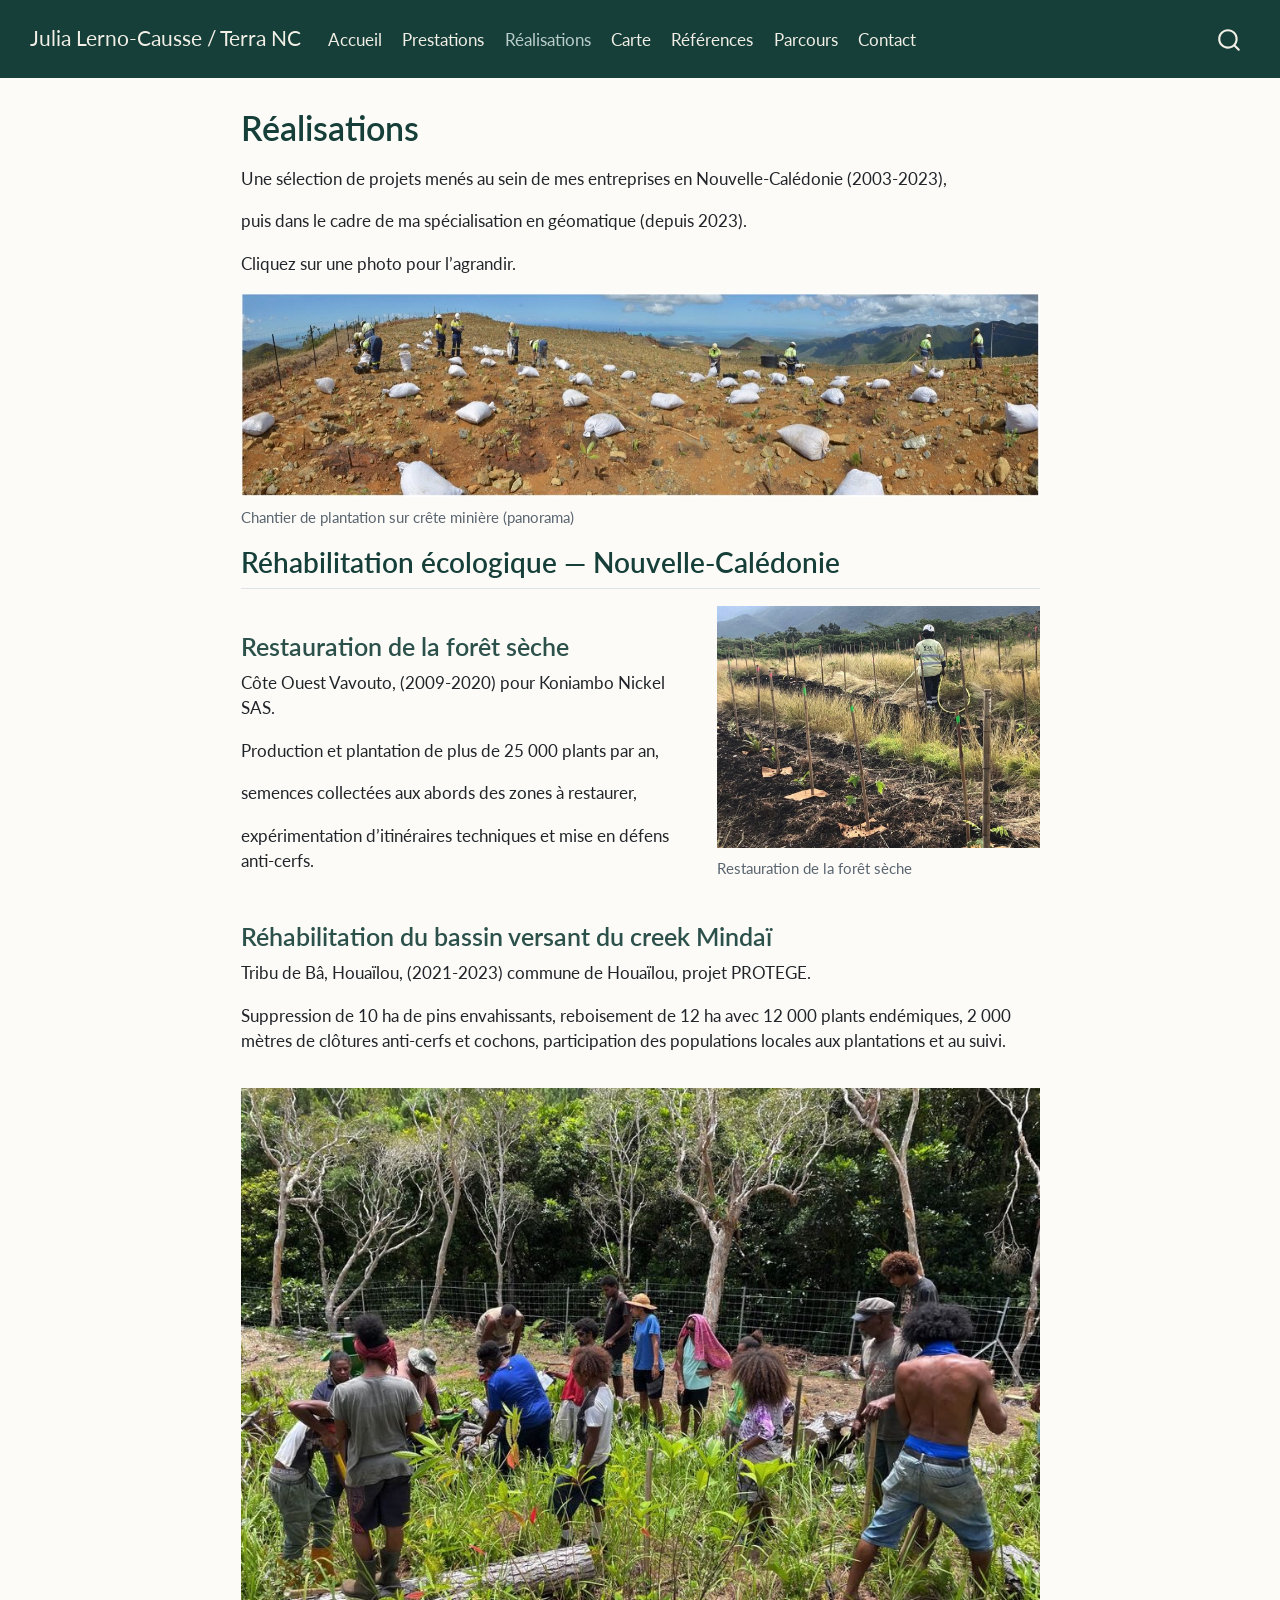
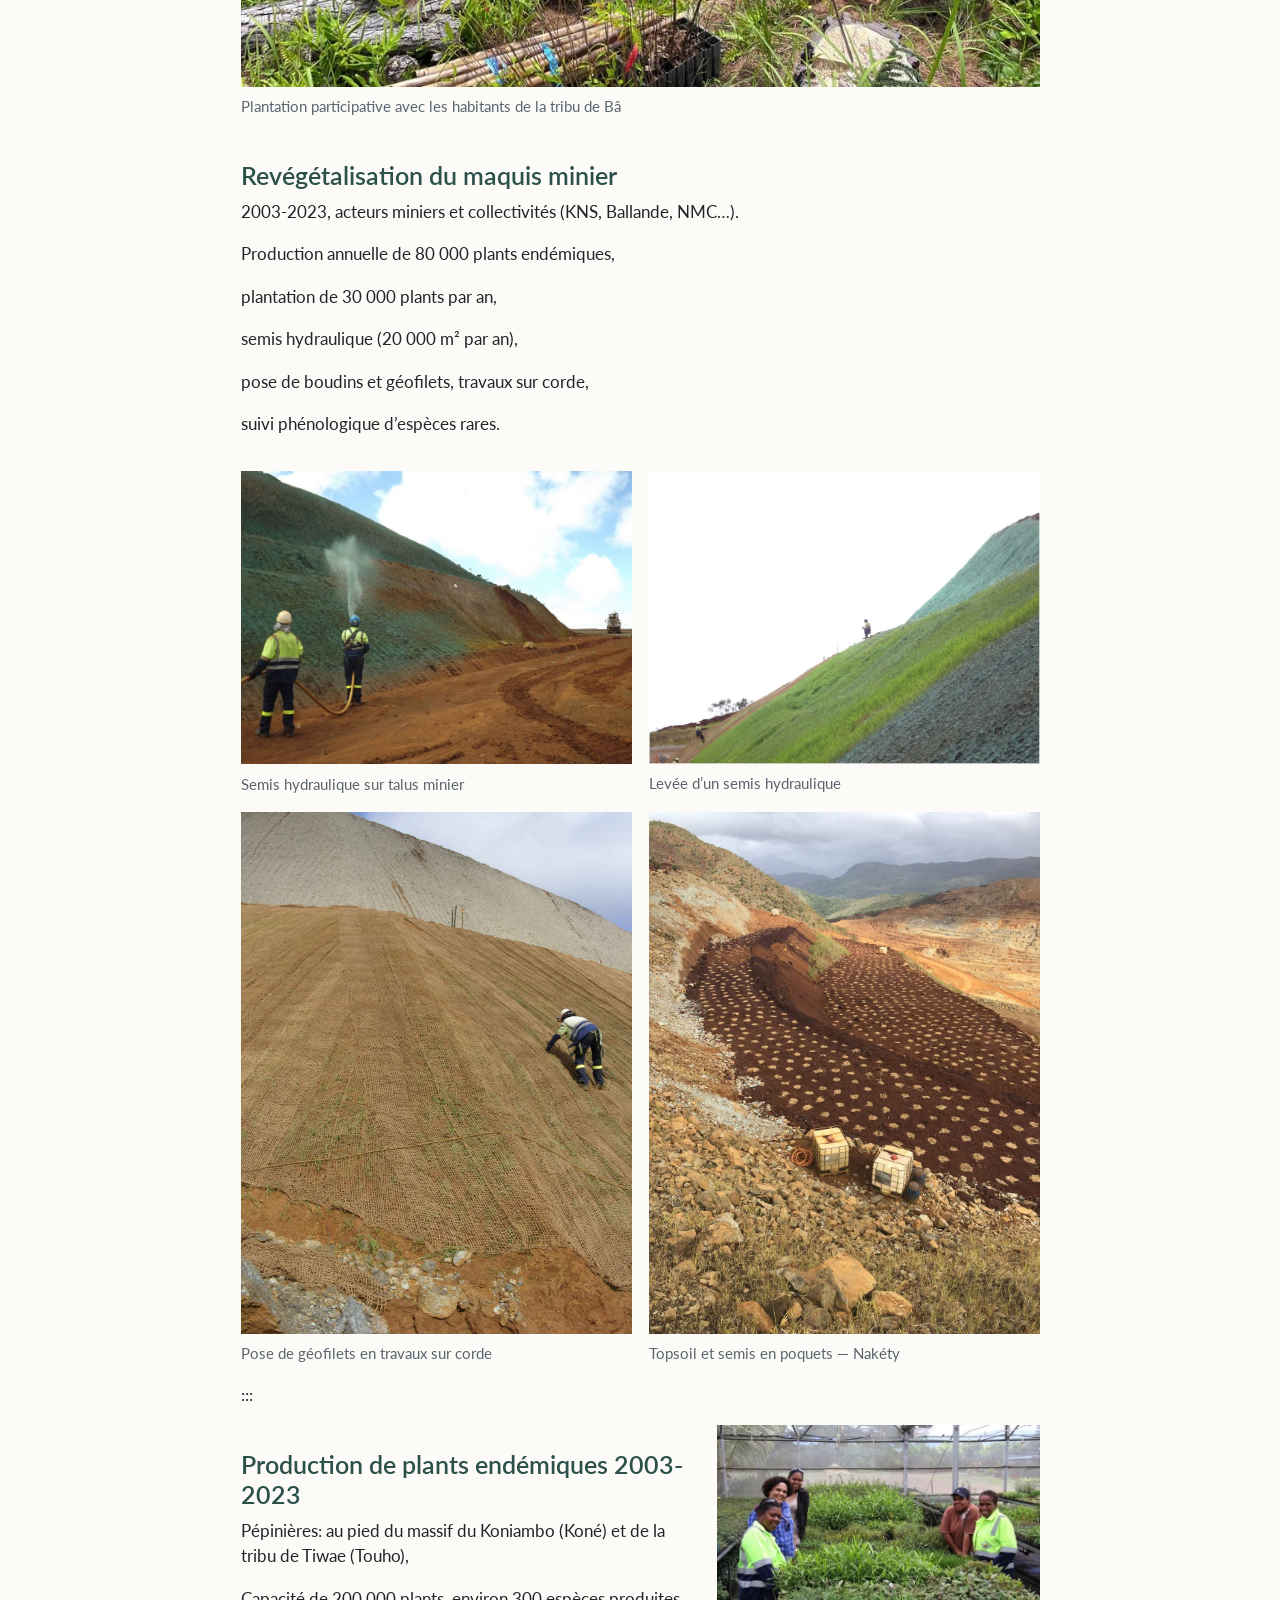
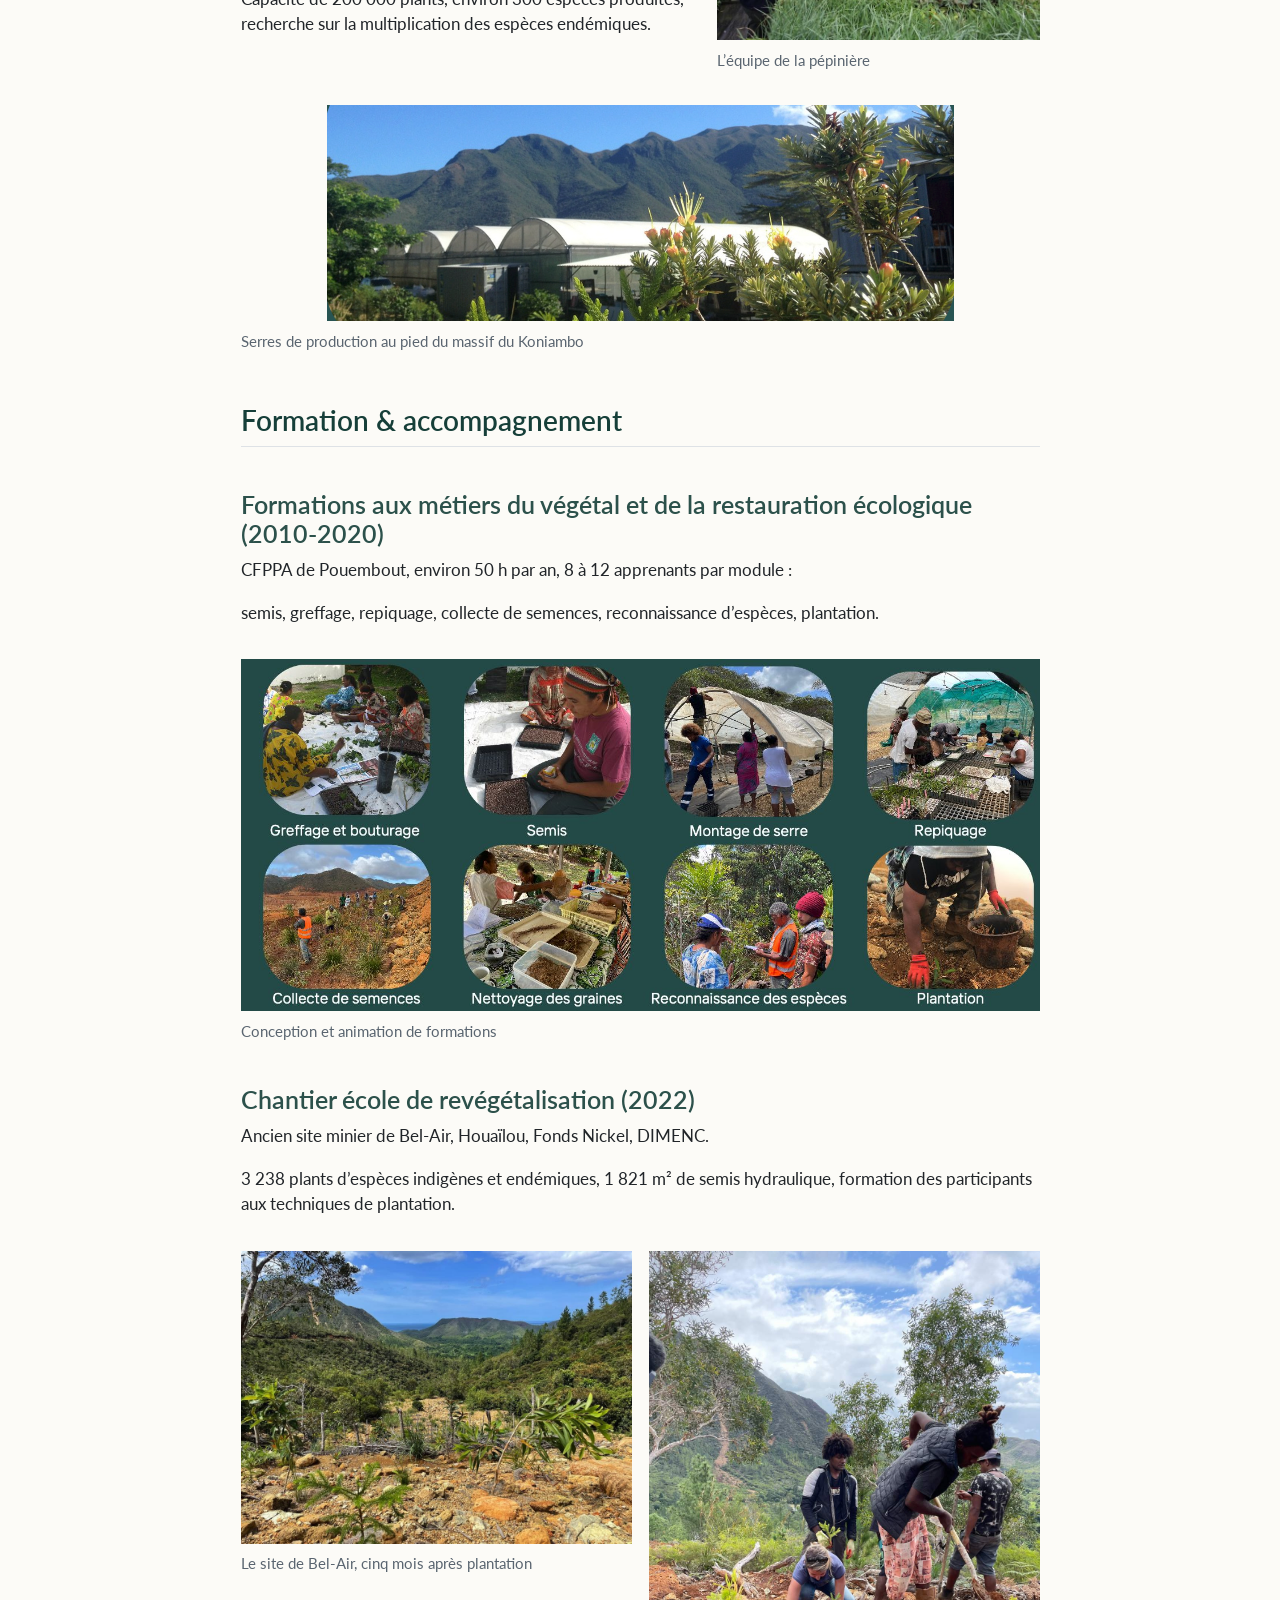
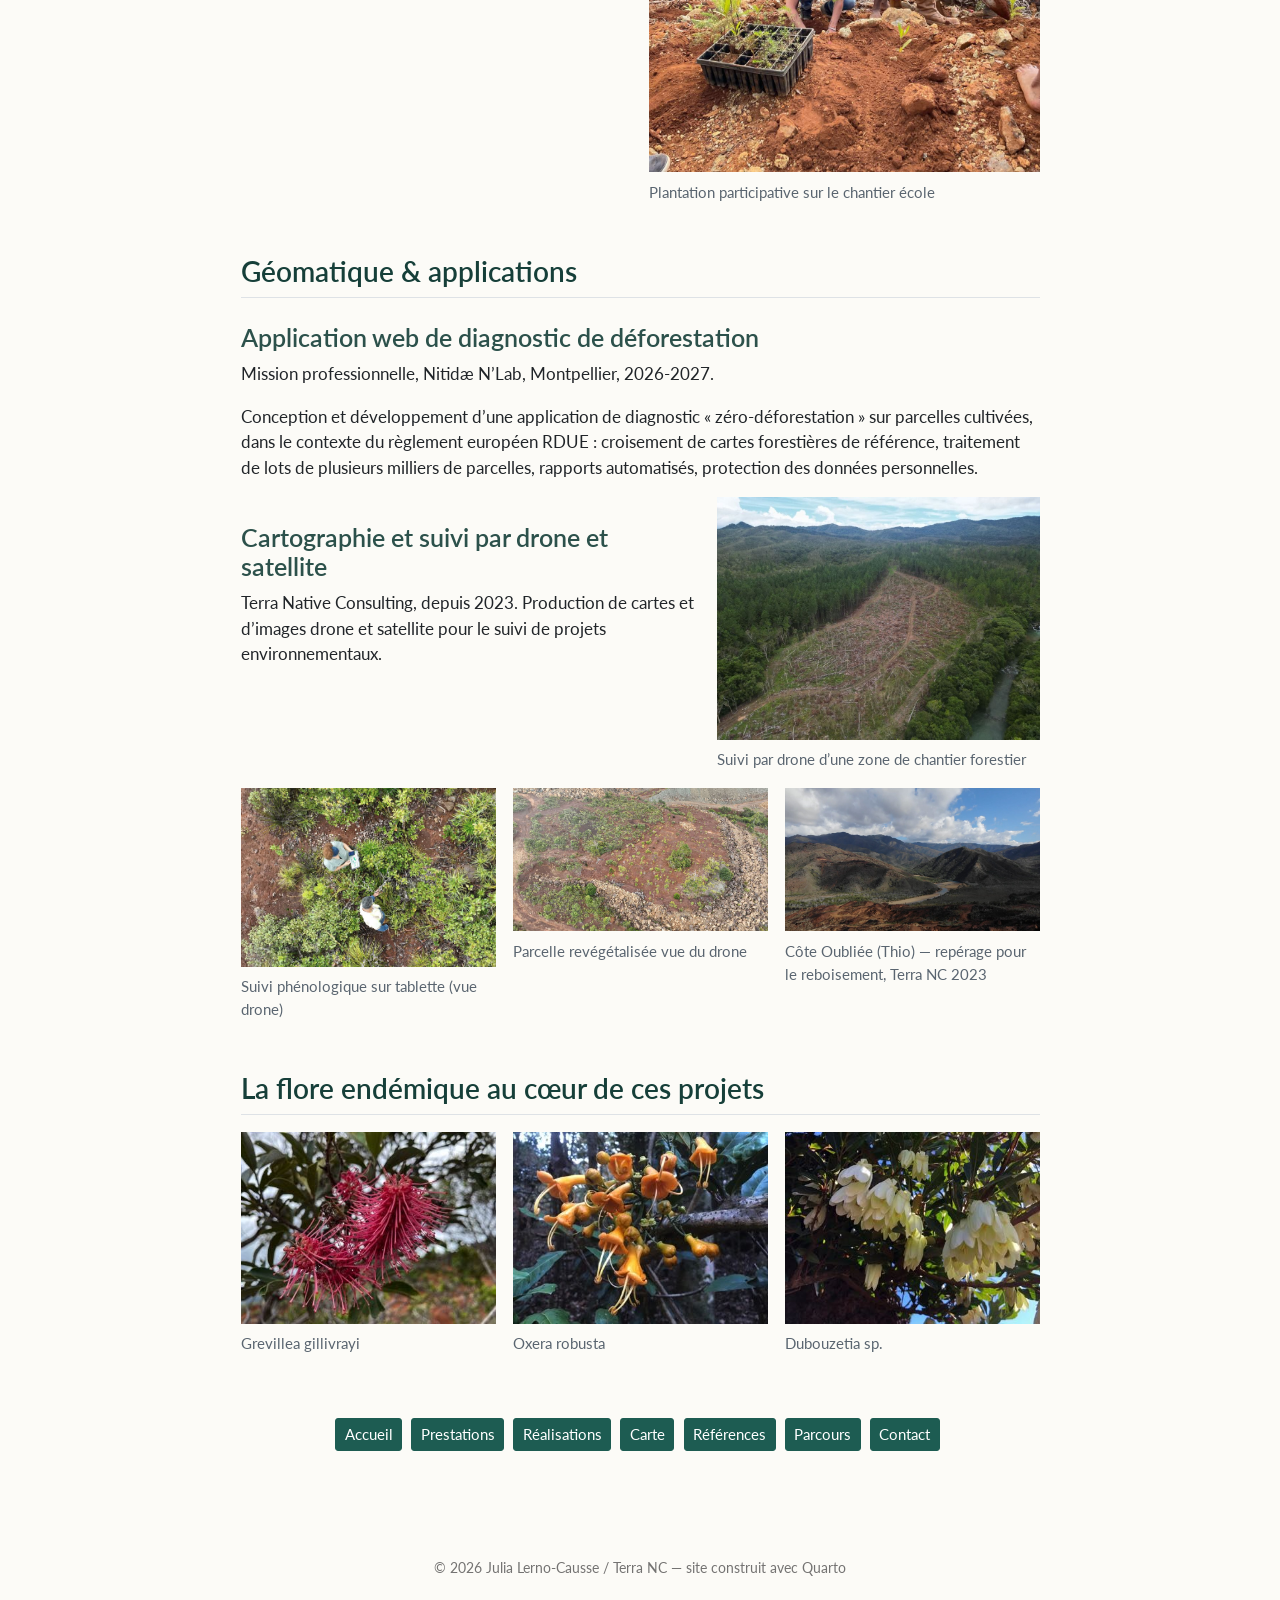
<file: docs/realisations.html>
<!DOCTYPE html>
<html xmlns="http://www.w3.org/1999/xhtml" lang="fr" xml:lang="fr"><head>

<meta charset="utf-8">
<meta name="generator" content="quarto-1.10.18">

<meta name="viewport" content="width=device-width, initial-scale=1.0, user-scalable=yes">


<title>Réalisations – Julia Lerno-Causse / Terra NC</title>
<style>
/* Default styles provided by pandoc.
** See https://pandoc.org/MANUAL.html#variables-for-html for config info.
*/
span.smallcaps{font-variant: small-caps;}
div.columns{display: flex; gap: 1.5em;}
div.column{flex: auto;}
@media screen {
div.columns{gap: min(4vw, 1.5em);}
div.column{overflow-x: auto;}
}
div.hanging-indent{margin-left: 1.5em; text-indent: -1.5em;}
ul.task-list{list-style: none;}
ul.task-list li input[type="checkbox"] {
  width: 0.8em;
  margin: 0 0.8em 0.2em -1em; /* quarto-specific, see https://github.com/quarto-dev/quarto-cli/issues/4556 */ 
  vertical-align: middle;
}
</style>


<script src="site_libs/quarto-nav/quarto-nav.js"></script>
<script src="site_libs/quarto-nav/headroom.min.js"></script>
<script src="site_libs/clipboard/clipboard.min.js"></script>
<script src="site_libs/quarto-search/autocomplete.umd.js"></script>
<script src="site_libs/quarto-search/fuse.min.js"></script>
<script src="site_libs/quarto-search/quarto-search.js"></script>
<meta name="quarto:offset" content="./">
<script src="site_libs/quarto-html/quarto.js" type="module"></script>
<script src="site_libs/quarto-html/tabsets/tabsets.js" type="module"></script>
<script src="site_libs/quarto-html/popper.min.js"></script>
<script src="site_libs/quarto-html/tippy.umd.min.js"></script>
<script src="site_libs/quarto-html/anchor.min.js"></script>
<link href="site_libs/quarto-html/tippy.css" rel="stylesheet">
<link href="site_libs/quarto-html/quarto-syntax-highlighting-64a204ab8560d761af7679ceaba22944.css" rel="stylesheet" id="quarto-text-highlighting-styles">
<script src="site_libs/bootstrap/bootstrap.min.js"></script>
<link href="site_libs/bootstrap/bootstrap-icons.css" rel="stylesheet">
<link href="site_libs/bootstrap/bootstrap-4c1d175e11105c2112f63953dcecd325.min.css" rel="stylesheet" append-hash="true" id="quarto-bootstrap" data-mode="light">
<script src="site_libs/quarto-contrib/glightbox/glightbox.min.js"></script>
<link href="site_libs/quarto-contrib/glightbox/glightbox.min.css" rel="stylesheet">
<link href="site_libs/quarto-contrib/glightbox/lightbox.css" rel="stylesheet">
<script id="quarto-search-options" type="application/json">{
  "location": "navbar",
  "copy-button": false,
  "collapse-after": 3,
  "panel-placement": "end",
  "type": "overlay",
  "limit": 50,
  "keyboard-shortcut": [
    "f",
    "/",
    "s"
  ],
  "show-item-context": false,
  "language": {
    "search-no-results-text": "Pas de résultats",
    "search-matching-documents-text": "documents trouvés",
    "search-copy-link-title": "Copier le lien vers la recherche",
    "search-hide-matches-text": "Cacher les correspondances additionnelles",
    "search-more-match-text": "correspondance de plus dans ce document",
    "search-more-matches-text": "correspondances de plus dans ce document",
    "search-clear-button-title": "Effacer",
    "search-text-placeholder": "",
    "search-detached-cancel-button-title": "Annuler",
    "search-submit-button-title": "Envoyer",
    "search-label": "Recherche"
  }
}</script>


<link rel="stylesheet" href="styles.css">
</head>

<body class="nav-fixed fullcontent quarto-light">

<div id="quarto-search-results"></div>
  <header id="quarto-header" class="headroom fixed-top">
    <nav class="navbar navbar-expand-lg " data-bs-theme="dark">
      <div class="navbar-container container-fluid">
      <div class="navbar-brand-container mx-auto">
    <a class="navbar-brand" href="./index.html">
    <span class="navbar-title">Julia Lerno-Causse / Terra NC</span>
    </a>
  </div>
            <div id="quarto-search" class="" title="Recherche"></div>
          <button class="navbar-toggler" type="button" data-bs-toggle="collapse" data-bs-target="#navbarCollapse" aria-controls="navbarCollapse" role="menu" aria-expanded="false" aria-label="Basculer la navigation" onclick="if (window.quartoToggleHeadroom) { window.quartoToggleHeadroom(); }">
  <span class="navbar-toggler-icon"></span>
</button>
          <div class="collapse navbar-collapse" id="navbarCollapse">
            <ul class="navbar-nav navbar-nav-scroll me-auto">
  <li class="nav-item">
    <a class="nav-link" href="./index.html"> 
<span class="menu-text">Accueil</span></a>
  </li>  
  <li class="nav-item">
    <a class="nav-link" href="./prestations.html"> 
<span class="menu-text">Prestations</span></a>
  </li>  
  <li class="nav-item">
    <a class="nav-link active" href="./realisations.html" aria-current="page"> 
<span class="menu-text">Réalisations</span></a>
  </li>  
  <li class="nav-item">
    <a class="nav-link" href="./carte.html"> 
<span class="menu-text">Carte</span></a>
  </li>  
  <li class="nav-item">
    <a class="nav-link" href="./references.html"> 
<span class="menu-text">Références</span></a>
  </li>  
  <li class="nav-item">
    <a class="nav-link" href="./about.html"> 
<span class="menu-text">Parcours</span></a>
  </li>  
  <li class="nav-item">
    <a class="nav-link" href="./contact.html"> 
<span class="menu-text">Contact</span></a>
  </li>  
</ul>
          </div> <!-- /navcollapse -->
            <div class="quarto-navbar-tools">
</div>
      </div> <!-- /container-fluid -->
    </nav>
</header>
<!-- content -->
<div id="quarto-content" class="quarto-container page-columns page-rows-contents page-layout-article page-navbar">
<!-- sidebar -->
<!-- margin-sidebar -->
    
<!-- main -->
<main class="content" id="quarto-document-content">

<header id="title-block-header" class="quarto-title-block default">
<div class="quarto-title">
<h1 class="title">Réalisations</h1>
</div>



<div class="quarto-title-meta">

    
  
    
  </div>
  


</header>


<p>Une sélection de projets menés au sein de mes entreprises en Nouvelle-Calédonie (2003-2023),</p>
<p>puis dans le cadre de ma spécialisation en géomatique (depuis 2023).</p>
<p>Cliquez sur une photo pour l’agrandir.</p>
<div class="quarto-figure quarto-figure-center">
<figure class="figure">
<p><a href="images/pano_plantation_maquis.jpg" class="lightbox" data-gallery="quarto-lightbox-gallery-1" title="Chantier de plantation sur crête minière (panorama)"><img src="images/pano_plantation_maquis.jpg" class="img-fluid figure-img" alt="Chantier de plantation sur crête minière (panorama)"></a></p>
<figcaption>Chantier de plantation sur crête minière (panorama)</figcaption>
</figure>
</div>
<section id="réhabilitation-écologique-nouvelle-calédonie" class="level2">
<h2 class="anchored" data-anchor-id="réhabilitation-écologique-nouvelle-calédonie">Réhabilitation écologique — Nouvelle-Calédonie</h2>
<div class="grid">
<section id="restauration-de-la-forêt-sèche" class="level3 g-col-12 g-col-md-7">
<h3 class="anchored" data-anchor-id="restauration-de-la-forêt-sèche">Restauration de la forêt sèche</h3>
<p>Côte Ouest Vavouto, (2009-2020) pour Koniambo Nickel SAS.</p>
<p>Production et plantation de plus de 25 000 plants par an,</p>
<p>semences collectées aux abords des zones à restaurer,</p>
<p>expérimentation d’itinéraires techniques et mise en défens anti-cerfs.</p>
</section>
<div class="g-col-12 g-col-md-5">
<div class="quarto-figure quarto-figure-center">
<figure class="figure">
<p><a href="images/plantation_rangees.jpg" class="lightbox" data-gallery="quarto-lightbox-gallery-2" title="Restauration de la forêt sèche"><img src="images/plantation_rangees.jpg" class="img-fluid figure-img" alt="Restauration de la forêt sèche"></a></p>
<figcaption>Restauration de la forêt sèche</figcaption>
</figure>
</div>
</div>
</div>
<div class="grid">
<section id="réhabilitation-du-bassin-versant-du-creek-mindaï" class="level3 g-col-12 g-col-md-12">
<h3 class="anchored" data-anchor-id="réhabilitation-du-bassin-versant-du-creek-mindaï">Réhabilitation du bassin versant du creek Mindaï</h3>
<p>Tribu de Bâ, Houaïlou, (2021-2023) commune de Houaïlou, projet PROTEGE.</p>
<p>Suppression de 10 ha de pins envahissants, reboisement de 12 ha avec 12 000 plants endémiques, 2 000 mètres de clôtures anti-cerfs et cochons, participation des populations locales aux plantations et au suivi.</p>
</section>
<div class="g-col-12 g-col-md-5">

</div>
</div>
<div class="quarto-figure quarto-figure-center">
<figure class="figure">
<p><a href="images/plantation_participative_mindai.jpg" class="lightbox" data-gallery="quarto-lightbox-gallery-3" title="Plantation participative avec les habitants de la tribu de Bâ"><img src="images/plantation_participative_mindai.jpg" class="img-fluid figure-img" alt="Plantation participative avec les habitants de la tribu de Bâ"></a></p>
<figcaption>Plantation participative avec les habitants de la tribu de Bâ</figcaption>
</figure>
</div>
<div class="grid">
<section id="revégétalisation-du-maquis-minier" class="level3 g-col-8 g-col-md-12">
<h3 class="anchored" data-anchor-id="revégétalisation-du-maquis-minier">Revégétalisation du maquis minier</h3>
<p>2003-2023, acteurs miniers et collectivités (KNS, Ballande, NMC…).</p>
<p>Production annuelle de 80 000 plants endémiques,</p>
<p>plantation de 30 000 plants par an,</p>
<p>semis hydraulique (20 000 m² par an),</p>
<p>pose de boudins et géofilets, travaux sur corde,</p>
<p>suivi phénologique d’espèces rares.</p>
</section>
<div class="g-col-12 g-col-md-6">
<div class="quarto-figure quarto-figure-center">
<figure class="figure">
<p><a href="images/hydroseeding_talus.jpg" class="lightbox" data-gallery="quarto-lightbox-gallery-4" title="Semis hydraulique sur talus minier"><img src="images/hydroseeding_talus.jpg" class="img-fluid figure-img" alt="Semis hydraulique sur talus minier"></a></p>
<figcaption>Semis hydraulique sur talus minier</figcaption>
</figure>
</div>
</div>
<div class="g-col-12 g-col-md-6">
<div class="quarto-figure quarto-figure-center">
<figure class="figure">
<p><a href="images/hydroseeding_levee.jpg" class="lightbox" data-gallery="quarto-lightbox-gallery-5" title="Levée d’un semis hydraulique"><img src="images/hydroseeding_levee.jpg" class="img-fluid figure-img" alt="Levée d’un semis hydraulique"></a></p>
<figcaption>Levée d’un semis hydraulique</figcaption>
</figure>
</div>
</div>
</div>
<div class="grid">
<div class="g-col-6 g-col-md-6">
<div class="quarto-figure quarto-figure-center">
<figure class="figure">
<p><a href="images/geofilet_corde.jpg" class="lightbox" data-gallery="quarto-lightbox-gallery-6" title="Pose de géofilets en travaux sur corde"><img src="images/geofilet_corde.jpg" class="img-fluid figure-img" alt="Pose de géofilets en travaux sur corde"></a></p>
<figcaption>Pose de géofilets en travaux sur corde</figcaption>
</figure>
</div>
</div>
<div class="g-col-6 g-col-md-6">
<div class="quarto-figure quarto-figure-center">
<figure class="figure">
<p><a href="images/topsoil_nakety.jpg" class="lightbox" data-gallery="quarto-lightbox-gallery-7" title="Topsoil et semis en poquets — Nakéty"><img src="images/topsoil_nakety.jpg" class="img-fluid figure-img" alt="Topsoil et semis en poquets — Nakéty"></a></p>
<figcaption>Topsoil et semis en poquets — Nakéty</figcaption>
</figure>
</div>
</div>
</div>
<p>:::</p>
<div class="grid">
<section id="production-de-plants-endémiques-2003-2023" class="level3 g-col-12 g-col-md-7">
<h3 class="anchored" data-anchor-id="production-de-plants-endémiques-2003-2023">Production de plants endémiques 2003-2023</h3>
<p>Pépinières: au pied du massif du Koniambo (Koné) et de la tribu de Tiwae (Touho),</p>
<p>Capacité de 200 000 plants, environ 300 espèces produites, recherche sur la multiplication des espèces endémiques.</p>
</section>
<div class="g-col-12 g-col-md-5">
<div class="quarto-figure quarto-figure-center">
<figure class="figure">
<p><a href="images/equipe_pepiniere.jpg" class="lightbox" data-gallery="quarto-lightbox-gallery-8" title="L’équipe de la pépinière"><img src="images/equipe_pepiniere.jpg" class="img-fluid figure-img" alt="L’équipe de la pépinière"></a></p>
<figcaption>L’équipe de la pépinière</figcaption>
</figure>
</div>
</div>
<div class="g-col-12 g-col-md-18">
<div class="quarto-figure quarto-figure-center">
<figure class="figure">
<p><a href="images/serres.png" class="lightbox" data-gallery="quarto-lightbox-gallery-9" title="Serres de production au pied du massif du Koniambo"><img src="images/serres.png" class="img-fluid figure-img" alt="Serres de production au pied du massif du Koniambo"></a></p>
<figcaption>Serres de production au pied du massif du Koniambo</figcaption>
</figure>
</div>
</div>
</div>
</section>
<section id="formation-accompagnement" class="level2">
<h2 class="anchored" data-anchor-id="formation-accompagnement">Formation &amp; accompagnement</h2>
<div class="grid">
<section id="formations-aux-métiers-du-végétal-et-de-la-restauration-écologique-2010-2020" class="level3 g-col-12 g-col-md-12">
<h3 class="anchored" data-anchor-id="formations-aux-métiers-du-végétal-et-de-la-restauration-écologique-2010-2020">Formations aux métiers du végétal et de la restauration écologique (2010-2020)</h3>
<p>CFPPA de Pouembout, environ 50 h par an, 8 à 12 apprenants par module :</p>
<p>semis, greffage, repiquage, collecte de semences, reconnaissance d’espèces, plantation.</p>
</section>
<div class="g-col-12 g-col-md-12">
<div class="quarto-figure quarto-figure-center">
<figure class="figure">
<p><a href="images/formations.jpg" class="lightbox" data-gallery="quarto-lightbox-gallery-10" title="Conception et animation de formations"><img src="images/formations.jpg" class="img-fluid figure-img" alt="Conception et animation de formations"></a></p>
<figcaption>Conception et animation de formations</figcaption>
</figure>
</div>
</div>
</div>
<div class="grid">
<section id="chantier-école-de-revégétalisation-2022" class="level3 g-col-12 g-col-md-">
<h3 class="anchored" data-anchor-id="chantier-école-de-revégétalisation-2022">Chantier école de revégétalisation (2022)</h3>
<p>Ancien site minier de Bel-Air, Houaïlou, Fonds Nickel, DIMENC.</p>
<p>3 238 plants d’espèces indigènes et endémiques, 1 821 m² de semis hydraulique, formation des participants aux techniques de plantation.</p>
</section>
<div class="g-col-12 g-col-md-6">
<div class="quarto-figure quarto-figure-center">
<figure class="figure">
<p><a href="images/suivi_bel_air.jpg" class="lightbox" data-gallery="quarto-lightbox-gallery-11" title="Le site de Bel-Air, cinq mois après plantation"><img src="images/suivi_bel_air.jpg" class="img-fluid figure-img" alt="Le site de Bel-Air, cinq mois après plantation"></a></p>
<figcaption>Le site de Bel-Air, cinq mois après plantation</figcaption>
</figure>
</div>
</div>
<div class="g-col-12 g-col-md-6">
<div class="quarto-figure quarto-figure-center">
<figure class="figure">
<p><a href="images/plantation_belair_participative.jpg" class="lightbox" data-gallery="quarto-lightbox-gallery-12" title="Plantation participative sur le chantier école"><img src="images/plantation_belair_participative.jpg" class="img-fluid figure-img" alt="Plantation participative sur le chantier école"></a></p>
<figcaption>Plantation participative sur le chantier école</figcaption>
</figure>
</div>
</div>
</div>
</section>
<section id="géomatique-applications" class="level2">
<h2 class="anchored" data-anchor-id="géomatique-applications">Géomatique &amp; applications</h2>
<section id="application-web-de-diagnostic-de-déforestation" class="level3">
<h3 class="anchored" data-anchor-id="application-web-de-diagnostic-de-déforestation">Application web de diagnostic de déforestation</h3>
<p>Mission professionnelle, Nitidæ N’Lab, Montpellier, 2026-2027.</p>
<p>Conception et développement d’une application de diagnostic « zéro-déforestation » sur parcelles cultivées, dans le contexte du règlement européen RDUE : croisement de cartes forestières de référence, traitement de lots de plusieurs milliers de parcelles, rapports automatisés, protection des données personnelles.</p>
</section>
<div class="grid">
<section id="cartographie-et-suivi-par-drone-et-satellite" class="level3 g-col-12 g-col-md-7">
<h3 class="anchored" data-anchor-id="cartographie-et-suivi-par-drone-et-satellite">Cartographie et suivi par drone et satellite</h3>
<p>Terra Native Consulting, depuis 2023. Production de cartes et d’images drone et satellite pour le suivi de projets environnementaux.</p>
</section>
<div class="g-col-12 g-col-md-5">
<div class="quarto-figure quarto-figure-center">
<figure class="figure">
<p><a href="images/drone_deboisement_pins.jpg" class="lightbox" data-gallery="quarto-lightbox-gallery-13" title="Suivi par drone d’une zone de chantier forestier"><img src="images/drone_deboisement_pins.jpg" class="img-fluid figure-img" alt="Suivi par drone d’une zone de chantier forestier"></a></p>
<figcaption>Suivi par drone d’une zone de chantier forestier</figcaption>
</figure>
</div>
</div>
</div>
<div class="grid">
<div class="g-col-6 g-col-md-4">
<div class="quarto-figure quarto-figure-center">
<figure class="figure">
<p><a href="images/suivi_pheno_tablette.jpg" class="lightbox" data-gallery="quarto-lightbox-gallery-14" title="Suivi phénologique sur tablette (vue drone)"><img src="images/suivi_pheno_tablette.jpg" class="img-fluid figure-img" alt="Suivi phénologique sur tablette (vue drone)"></a></p>
<figcaption>Suivi phénologique sur tablette (vue drone)</figcaption>
</figure>
</div>
</div>
<div class="g-col-6 g-col-md-4">
<div class="quarto-figure quarto-figure-center">
<figure class="figure">
<p><a href="images/drone_parcelle_reveg.jpg" class="lightbox" data-gallery="quarto-lightbox-gallery-15" title="Parcelle revégétalisée vue du drone"><img src="images/drone_parcelle_reveg.jpg" class="img-fluid figure-img" alt="Parcelle revégétalisée vue du drone"></a></p>
<figcaption>Parcelle revégétalisée vue du drone</figcaption>
</figure>
</div>
</div>
<div class="g-col-6 g-col-md-4">
<div class="quarto-figure quarto-figure-center">
<figure class="figure">
<p><a href="images/cote_oubliee_thio.jpg" class="lightbox" data-gallery="quarto-lightbox-gallery-16" title="Côte Oubliée (Thio) — repérage pour le reboisement, Terra NC 2023"><img src="images/cote_oubliee_thio.jpg" class="img-fluid figure-img" alt="Côte Oubliée (Thio) — repérage pour le reboisement, Terra NC 2023"></a></p>
<figcaption>Côte Oubliée (Thio) — repérage pour le reboisement, Terra NC 2023</figcaption>
</figure>
</div>
</div>
</div>
</section>
<section id="la-flore-endémique-au-cœur-de-ces-projets" class="level2">
<h2 class="anchored" data-anchor-id="la-flore-endémique-au-cœur-de-ces-projets">La flore endémique au cœur de ces projets</h2>
<div class="grid">
<div class="g-col-4">
<div class="quarto-figure quarto-figure-center">
<figure class="figure">
<p><a href="images/fleur_grevillea.jpg" class="lightbox" data-gallery="quarto-lightbox-gallery-17" title="Grevillea gillivrayi"><img src="images/fleur_grevillea.jpg" class="img-fluid figure-img" alt="Grevillea gillivrayi"></a></p>
<figcaption>Grevillea gillivrayi</figcaption>
</figure>
</div>
</div>
<div class="g-col-4">
<div class="quarto-figure quarto-figure-center">
<figure class="figure">
<p><a href="images/fleur_oxera.jpg" class="lightbox" data-gallery="quarto-lightbox-gallery-18" title="Oxera robusta"><img src="images/fleur_oxera.jpg" class="img-fluid figure-img" alt="Oxera robusta"></a></p>
<figcaption>Oxera robusta</figcaption>
</figure>
</div>
</div>
<div class="g-col-4">
<div class="quarto-figure quarto-figure-center">
<figure class="figure">
<p><a href="images/fleur_dubouzetia.jpg" class="lightbox" data-gallery="quarto-lightbox-gallery-19" title="Dubouzetia sp."><img src="images/fleur_dubouzetia.jpg" class="img-fluid figure-img" alt="Dubouzetia sp."></a></p>
<figcaption>Dubouzetia sp.</figcaption>
</figure>
</div>
</div>
</div>
<div style="text-align: center; margin-top: 2.5rem;">
<p><a href="./index.html" class="btn btn-primary btn-sm">Accueil</a> <a href="./prestations.html" class="btn btn-primary btn-sm">Prestations</a> <a href="./realisations.html" class="btn btn-primary btn-sm">Réalisations</a> <a href="./carte.html" class="btn btn-primary btn-sm">Carte</a> <a href="./references.html" class="btn btn-primary btn-sm">Références</a> <a href="./about.html" class="btn btn-primary btn-sm">Parcours</a> <a href="./contact.html" class="btn btn-primary btn-sm">Contact</a></p>
</div>


</section>

</main> <!-- /main -->
<script id="quarto-html-after-body" type="application/javascript">
  window.document.addEventListener("DOMContentLoaded", function (event) {
    const icon = "";
    const anchorJS = new window.AnchorJS();
    anchorJS.options = {
      placement: 'right',
      icon: icon
    };
    anchorJS.add('.anchored');
    const isCodeAnnotation = (el) => {
      for (const clz of el.classList) {
        if (clz.startsWith('code-annotation-')) {                     
          return true;
        }
      }
      return false;
    }
    const onCopySuccess = function(e) {
      // button target
      const button = e.trigger;
      // don't keep focus
      button.blur();
      // flash "checked"
      button.classList.add('code-copy-button-checked');
      var currentTitle = button.getAttribute("title");
      button.setAttribute("title", "Copié");
      let tooltip;
      if (window.bootstrap) {
        button.setAttribute("data-bs-toggle", "tooltip");
        button.setAttribute("data-bs-placement", "left");
        button.setAttribute("data-bs-title", "Copié");
        tooltip = new bootstrap.Tooltip(button, 
          { trigger: "manual", 
            customClass: "code-copy-button-tooltip",
            offset: [0, -8]});
        tooltip.show();    
      }
      setTimeout(function() {
        if (tooltip) {
          tooltip.hide();
          button.removeAttribute("data-bs-title");
          button.removeAttribute("data-bs-toggle");
          button.removeAttribute("data-bs-placement");
        }
        button.setAttribute("title", currentTitle);
        button.classList.remove('code-copy-button-checked');
      }, 1000);
      // clear code selection
      e.clearSelection();
    }
    const getTextToCopy = function(trigger) {
      const outerScaffold = trigger.parentElement.cloneNode(true);
      const codeEl = outerScaffold.querySelector('code');
      for (const childEl of codeEl.children) {
        if (isCodeAnnotation(childEl)) {
          childEl.remove();
        }
      }
      return codeEl.innerText;
    }
    const clipboard = new window.ClipboardJS('.code-copy-button:not([data-in-quarto-modal])', {
      text: getTextToCopy
    });
    clipboard.on('success', onCopySuccess);
    if (window.document.getElementById('quarto-embedded-source-code-modal')) {
      const clipboardModal = new window.ClipboardJS('.code-copy-button[data-in-quarto-modal]', {
        text: getTextToCopy,
        container: window.document.getElementById('quarto-embedded-source-code-modal')
      });
      clipboardModal.on('success', onCopySuccess);
    }
      var localhostRegex = new RegExp(/^(?:http|https):\/\/localhost\:?[0-9]*\//);
      var mailtoRegex = new RegExp(/^mailto:/);
        var filterRegex = new RegExp('/' + window.location.host + '/');
      var isInternal = (href) => {
          return filterRegex.test(href) || localhostRegex.test(href) || mailtoRegex.test(href);
      }
      // Inspect non-navigation links and adorn them if external
     var links = window.document.querySelectorAll('a[href]:not(.nav-link):not(.navbar-brand):not(.toc-action):not(.sidebar-link):not(.sidebar-item-toggle):not(.pagination-link):not(.no-external):not([aria-hidden]):not(.dropdown-item):not(.quarto-navigation-tool):not(.about-link)');
      for (var i=0; i<links.length; i++) {
        const link = links[i];
        if (!isInternal(link.href)) {
          // undo the damage that might have been done by quarto-nav.js in the case of
          // links that we want to consider external
          if (link.dataset.originalHref !== undefined) {
            link.href = link.dataset.originalHref;
          }
        }
      }
    function tippyHover(el, contentFn, onTriggerFn, onUntriggerFn) {
      const config = {
        allowHTML: true,
        maxWidth: 500,
        delay: 100,
        arrow: false,
        appendTo: function(el) {
            return el.parentElement;
        },
        interactive: true,
        interactiveBorder: 10,
        theme: 'quarto',
        placement: 'bottom-start',
      };
      if (contentFn) {
        config.content = contentFn;
      }
      if (onTriggerFn) {
        config.onTrigger = onTriggerFn;
      }
      if (onUntriggerFn) {
        config.onUntrigger = onUntriggerFn;
      }
      window.tippy(el, config); 
    }
    const noterefs = window.document.querySelectorAll('a[role="doc-noteref"]');
    for (var i=0; i<noterefs.length; i++) {
      const ref = noterefs[i];
      tippyHover(ref, function() {
        // use id or data attribute instead here
        let href = ref.getAttribute('data-footnote-href') || ref.getAttribute('href');
        try { href = new URL(href).hash; } catch {}
        const id = href.replace(/^#\/?/, "");
        const note = window.document.getElementById(id);
        if (note) {
          return note.innerHTML;
        } else {
          return "";
        }
      });
    }
    const xrefs = window.document.querySelectorAll('a.quarto-xref');
    const processXRef = (id, note) => {
      // Strip column container classes
      const stripColumnClz = (el) => {
        el.classList.remove("page-full", "page-columns");
        if (el.children) {
          for (const child of el.children) {
            stripColumnClz(child);
          }
        }
      }
      stripColumnClz(note)
      if (id === null || id.startsWith('sec-')) {
        // Special case sections, only their first couple elements
        const container = document.createElement("div");
        if (note.children && note.children.length > 2) {
          container.appendChild(note.children[0].cloneNode(true));
          for (let i = 1; i < note.children.length; i++) {
            const child = note.children[i];
            if (child.tagName === "P" && child.innerText === "") {
              continue;
            } else {
              container.appendChild(child.cloneNode(true));
              break;
            }
          }
          if (window.Quarto?.typesetMath) {
            window.Quarto.typesetMath(container);
          }
          return container.innerHTML
        } else {
          if (window.Quarto?.typesetMath) {
            window.Quarto.typesetMath(note);
          }
          return note.innerHTML;
        }
      } else {
        // Remove any anchor links if they are present
        const anchorLink = note.querySelector('a.anchorjs-link');
        if (anchorLink) {
          anchorLink.remove();
        }
        if (window.Quarto?.typesetMath) {
          window.Quarto.typesetMath(note);
        }
        if (note.classList.contains("callout")) {
          return note.outerHTML;
        } else {
          return note.innerHTML;
        }
      }
    }
    for (var i=0; i<xrefs.length; i++) {
      const xref = xrefs[i];
      tippyHover(xref, undefined, function(instance) {
        instance.disable();
        let url = xref.getAttribute('href');
        let hash = undefined; 
        if (url.startsWith('#')) {
          hash = url;
        } else {
          try { hash = new URL(url).hash; } catch {}
        }
        if (hash) {
          const id = hash.replace(/^#\/?/, "");
          const note = window.document.getElementById(id);
          if (note !== null) {
            try {
              const html = processXRef(id, note.cloneNode(true));
              instance.setContent(html);
            } finally {
              instance.enable();
              instance.show();
            }
          } else {
            // See if we can fetch this
            fetch(url.split('#')[0])
            .then(res => res.text())
            .then(html => {
              const parser = new DOMParser();
              const htmlDoc = parser.parseFromString(html, "text/html");
              const note = htmlDoc.getElementById(id);
              if (note !== null) {
                const html = processXRef(id, note);
                instance.setContent(html);
              } 
            }).finally(() => {
              instance.enable();
              instance.show();
            });
          }
        } else {
          // See if we can fetch a full url (with no hash to target)
          // This is a special case and we should probably do some content thinning / targeting
          fetch(url)
          .then(res => res.text())
          .then(html => {
            const parser = new DOMParser();
            const htmlDoc = parser.parseFromString(html, "text/html");
            const note = htmlDoc.querySelector('main.content');
            if (note !== null) {
              // This should only happen for chapter cross references
              // (since there is no id in the URL)
              // remove the first header
              if (note.children.length > 0 && note.children[0].tagName === "HEADER") {
                note.children[0].remove();
              }
              const html = processXRef(null, note);
              instance.setContent(html);
            } 
          }).finally(() => {
            instance.enable();
            instance.show();
          });
        }
      }, function(instance) {
      });
    }
        let selectedAnnoteEl;
        const selectorForAnnotation = ( cell, annotation) => {
          let cellAttr = 'data-code-cell="' + cell + '"';
          let lineAttr = 'data-code-annotation="' +  annotation + '"';
          const selector = 'span[' + cellAttr + '][' + lineAttr + ']';
          return selector;
        }
        const selectCodeLines = (annoteEl) => {
          const doc = window.document;
          const targetCell = annoteEl.getAttribute("data-target-cell");
          const targetAnnotation = annoteEl.getAttribute("data-target-annotation");
          const annoteSpan = window.document.querySelector(selectorForAnnotation(targetCell, targetAnnotation));
          const lines = annoteSpan.getAttribute("data-code-lines").split(",");
          const lineIds = lines.map((line) => {
            return targetCell + "-" + line;
          })
          let top = null;
          let height = null;
          let parent = null;
          if (lineIds.length > 0) {
              //compute the position of the single el (top and bottom and make a div)
              const el = window.document.getElementById(lineIds[0]);
              top = el.offsetTop;
              height = el.offsetHeight;
              parent = el.parentElement.parentElement;
            if (lineIds.length > 1) {
              const lastEl = window.document.getElementById(lineIds[lineIds.length - 1]);
              const bottom = lastEl.offsetTop + lastEl.offsetHeight;
              height = bottom - top;
            }
            if (top !== null && height !== null && parent !== null) {
              // cook up a div (if necessary) and position it 
              let div = window.document.getElementById("code-annotation-line-highlight");
              if (div === null) {
                div = window.document.createElement("div");
                div.setAttribute("id", "code-annotation-line-highlight");
                div.style.position = 'absolute';
                parent.appendChild(div);
              }
              div.style.top = top - 2 + "px";
              div.style.height = height + 4 + "px";
              div.style.left = 0;
              let gutterDiv = window.document.getElementById("code-annotation-line-highlight-gutter");
              if (gutterDiv === null) {
                gutterDiv = window.document.createElement("div");
                gutterDiv.setAttribute("id", "code-annotation-line-highlight-gutter");
                gutterDiv.style.position = 'absolute';
                const codeCell = window.document.getElementById(targetCell);
                const gutter = codeCell.querySelector('.code-annotation-gutter');
                gutter.appendChild(gutterDiv);
              }
              gutterDiv.style.top = top - 2 + "px";
              gutterDiv.style.height = height + 4 + "px";
            }
            selectedAnnoteEl = annoteEl;
          }
        };
        const unselectCodeLines = () => {
          const elementsIds = ["code-annotation-line-highlight", "code-annotation-line-highlight-gutter"];
          elementsIds.forEach((elId) => {
            const div = window.document.getElementById(elId);
            if (div) {
              div.remove();
            }
          });
          selectedAnnoteEl = undefined;
        };
          // Handle positioning of the toggle
      window.addEventListener(
        "resize",
        throttle(() => {
          elRect = undefined;
          if (selectedAnnoteEl) {
            selectCodeLines(selectedAnnoteEl);
          }
        }, 10)
      );
      function throttle(fn, ms) {
      let throttle = false;
      let timer;
        return (...args) => {
          if(!throttle) { // first call gets through
              fn.apply(this, args);
              throttle = true;
          } else { // all the others get throttled
              if(timer) clearTimeout(timer); // cancel #2
              timer = setTimeout(() => {
                fn.apply(this, args);
                timer = throttle = false;
              }, ms);
          }
        };
      }
        // Attach click handler to the DT
        const annoteDls = window.document.querySelectorAll('dt[data-target-cell]');
        for (const annoteDlNode of annoteDls) {
          annoteDlNode.addEventListener('click', (event) => {
            const clickedEl = event.target;
            if (clickedEl !== selectedAnnoteEl) {
              unselectCodeLines();
              const activeEl = window.document.querySelector('dt[data-target-cell].code-annotation-active');
              if (activeEl) {
                activeEl.classList.remove('code-annotation-active');
              }
              selectCodeLines(clickedEl);
              clickedEl.classList.add('code-annotation-active');
            } else {
              // Unselect the line
              unselectCodeLines();
              clickedEl.classList.remove('code-annotation-active');
            }
          });
        }
    const findCites = (el) => {
      const parentEl = el.parentElement;
      if (parentEl) {
        const cites = parentEl.dataset.cites;
        if (cites) {
          return {
            el,
            cites: cites.split(' ')
          };
        } else {
          return findCites(el.parentElement)
        }
      } else {
        return undefined;
      }
    };
    var bibliorefs = window.document.querySelectorAll('a[role="doc-biblioref"]');
    for (var i=0; i<bibliorefs.length; i++) {
      const ref = bibliorefs[i];
      const citeInfo = findCites(ref);
      if (citeInfo) {
        tippyHover(citeInfo.el, function() {
          var popup = window.document.createElement('div');
          citeInfo.cites.forEach(function(cite) {
            var citeDiv = window.document.createElement('div');
            citeDiv.classList.add('hanging-indent');
            citeDiv.classList.add('csl-entry');
            var biblioDiv = window.document.getElementById('ref-' + cite);
            if (biblioDiv) {
              citeDiv.innerHTML = biblioDiv.innerHTML;
            }
            popup.appendChild(citeDiv);
          });
          return popup.innerHTML;
        });
      }
    }
  });
  </script>
</div> <!-- /content -->
<footer class="footer">
  <div class="nav-footer">
    <div class="nav-footer-left">
      &nbsp;
    </div>   
    <div class="nav-footer-center">
<p>© 2026 Julia Lerno-Causse / Terra NC — site construit avec Quarto</p>
</div>
    <div class="nav-footer-right">
      &nbsp;
    </div>
  </div>
</footer>
<script>var lightboxQuarto = GLightbox({"closeEffect":"zoom","descPosition":"bottom","loop":false,"openEffect":"zoom","selector":".lightbox"});
(function() {
  let previousOnload = window.onload;
  window.onload = () => {
    if (previousOnload) {
      previousOnload();
    }
    lightboxQuarto.on('slide_before_load', (data) => {
      const { slideIndex, slideNode, slideConfig, player, trigger } = data;
      const href = trigger.getAttribute('href');
      if (href !== null) {
        const imgEl = window.document.querySelector(`a[href="${href}"] img`);
        if (imgEl !== null) {
          const srcAttr = imgEl.getAttribute("src");
          if (srcAttr && srcAttr.startsWith("data:")) {
            slideConfig.href = srcAttr;
          }
        }
      } 
    });
  
    lightboxQuarto.on('slide_after_load', (data) => {
      const { slideIndex, slideNode, slideConfig, player, trigger } = data;
      if (window.Quarto?.typesetMath) {
        window.Quarto.typesetMath(slideNode);
      }
    });
  
  };
  
})();
          </script>




</body></html>
</file>
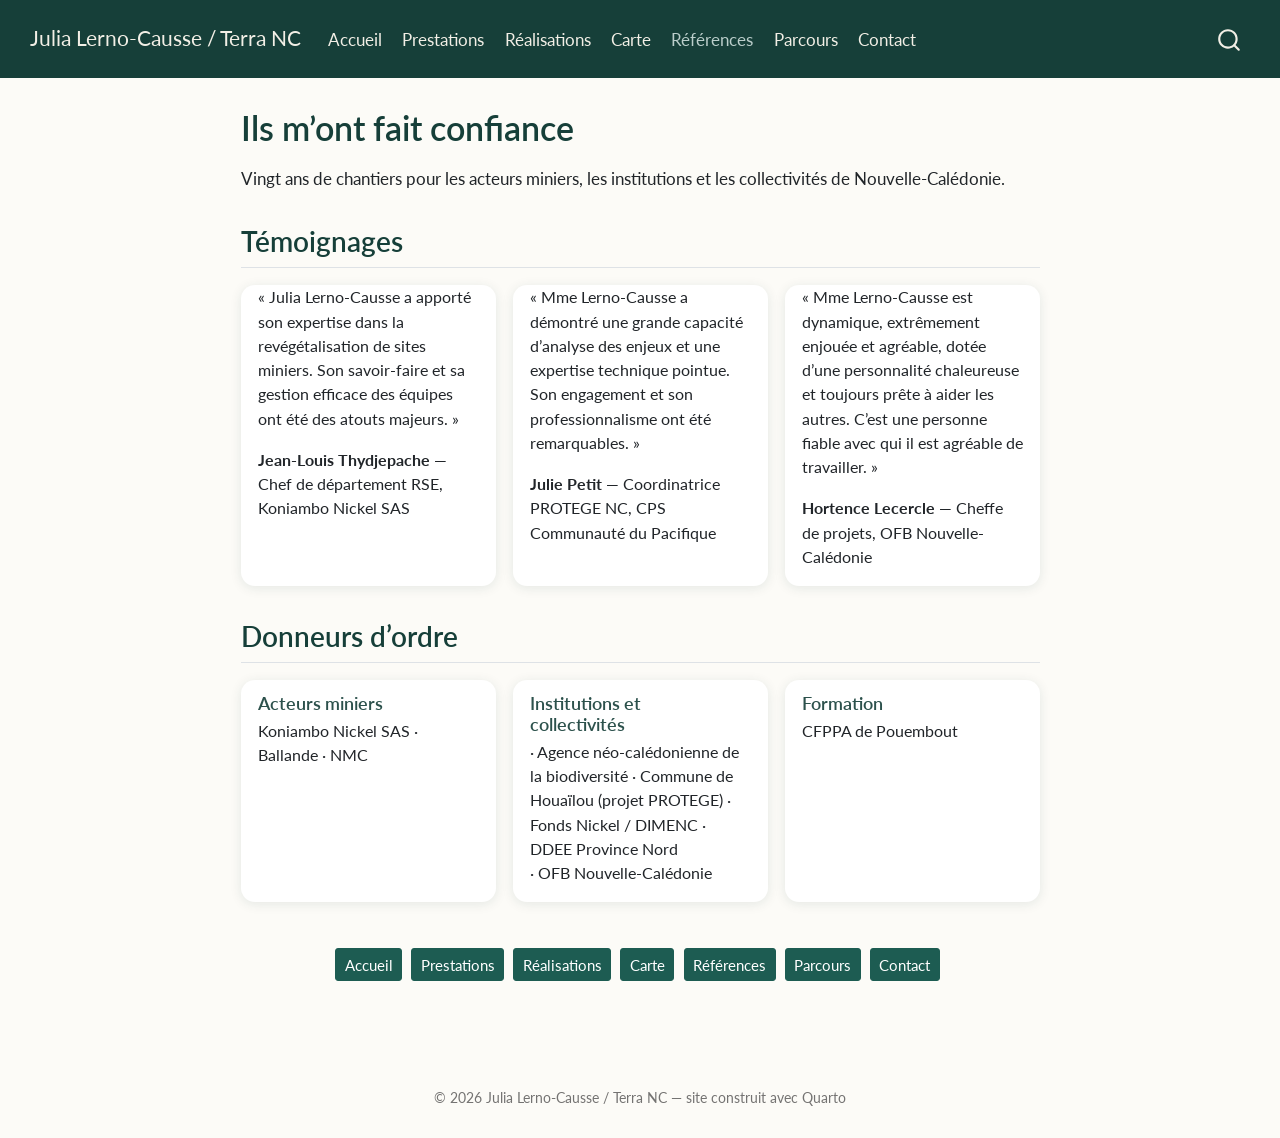
<file: docs/references.html>
<!DOCTYPE html>
<html xmlns="http://www.w3.org/1999/xhtml" lang="fr" xml:lang="fr"><head>

<meta charset="utf-8">
<meta name="generator" content="quarto-1.10.18">

<meta name="viewport" content="width=device-width, initial-scale=1.0, user-scalable=yes">


<title>Ils m’ont fait confiance – Julia Lerno-Causse / Terra NC</title>
<style>
/* Default styles provided by pandoc.
** See https://pandoc.org/MANUAL.html#variables-for-html for config info.
*/
span.smallcaps{font-variant: small-caps;}
div.columns{display: flex; gap: 1.5em;}
div.column{flex: auto;}
@media screen {
div.columns{gap: min(4vw, 1.5em);}
div.column{overflow-x: auto;}
}
div.hanging-indent{margin-left: 1.5em; text-indent: -1.5em;}
ul.task-list{list-style: none;}
ul.task-list li input[type="checkbox"] {
  width: 0.8em;
  margin: 0 0.8em 0.2em -1em; /* quarto-specific, see https://github.com/quarto-dev/quarto-cli/issues/4556 */ 
  vertical-align: middle;
}
</style>


<script src="site_libs/quarto-nav/quarto-nav.js"></script>
<script src="site_libs/quarto-nav/headroom.min.js"></script>
<script src="site_libs/clipboard/clipboard.min.js"></script>
<script src="site_libs/quarto-search/autocomplete.umd.js"></script>
<script src="site_libs/quarto-search/fuse.min.js"></script>
<script src="site_libs/quarto-search/quarto-search.js"></script>
<meta name="quarto:offset" content="./">
<script src="site_libs/quarto-html/quarto.js" type="module"></script>
<script src="site_libs/quarto-html/tabsets/tabsets.js" type="module"></script>
<script src="site_libs/quarto-html/popper.min.js"></script>
<script src="site_libs/quarto-html/tippy.umd.min.js"></script>
<script src="site_libs/quarto-html/anchor.min.js"></script>
<link href="site_libs/quarto-html/tippy.css" rel="stylesheet">
<link href="site_libs/quarto-html/quarto-syntax-highlighting-64a204ab8560d761af7679ceaba22944.css" rel="stylesheet" id="quarto-text-highlighting-styles">
<script src="site_libs/bootstrap/bootstrap.min.js"></script>
<link href="site_libs/bootstrap/bootstrap-icons.css" rel="stylesheet">
<link href="site_libs/bootstrap/bootstrap-4c1d175e11105c2112f63953dcecd325.min.css" rel="stylesheet" append-hash="true" id="quarto-bootstrap" data-mode="light">
<script id="quarto-search-options" type="application/json">{
  "location": "navbar",
  "copy-button": false,
  "collapse-after": 3,
  "panel-placement": "end",
  "type": "overlay",
  "limit": 50,
  "keyboard-shortcut": [
    "f",
    "/",
    "s"
  ],
  "show-item-context": false,
  "language": {
    "search-no-results-text": "Pas de résultats",
    "search-matching-documents-text": "documents trouvés",
    "search-copy-link-title": "Copier le lien vers la recherche",
    "search-hide-matches-text": "Cacher les correspondances additionnelles",
    "search-more-match-text": "correspondance de plus dans ce document",
    "search-more-matches-text": "correspondances de plus dans ce document",
    "search-clear-button-title": "Effacer",
    "search-text-placeholder": "",
    "search-detached-cancel-button-title": "Annuler",
    "search-submit-button-title": "Envoyer",
    "search-label": "Recherche"
  }
}</script>


<link rel="stylesheet" href="styles.css">
</head>

<body class="nav-fixed fullcontent quarto-light">

<div id="quarto-search-results"></div>
  <header id="quarto-header" class="headroom fixed-top">
    <nav class="navbar navbar-expand-lg " data-bs-theme="dark">
      <div class="navbar-container container-fluid">
      <div class="navbar-brand-container mx-auto">
    <a class="navbar-brand" href="./index.html">
    <span class="navbar-title">Julia Lerno-Causse / Terra NC</span>
    </a>
  </div>
            <div id="quarto-search" class="" title="Recherche"></div>
          <button class="navbar-toggler" type="button" data-bs-toggle="collapse" data-bs-target="#navbarCollapse" aria-controls="navbarCollapse" role="menu" aria-expanded="false" aria-label="Basculer la navigation" onclick="if (window.quartoToggleHeadroom) { window.quartoToggleHeadroom(); }">
  <span class="navbar-toggler-icon"></span>
</button>
          <div class="collapse navbar-collapse" id="navbarCollapse">
            <ul class="navbar-nav navbar-nav-scroll me-auto">
  <li class="nav-item">
    <a class="nav-link" href="./index.html"> 
<span class="menu-text">Accueil</span></a>
  </li>  
  <li class="nav-item">
    <a class="nav-link" href="./prestations.html"> 
<span class="menu-text">Prestations</span></a>
  </li>  
  <li class="nav-item">
    <a class="nav-link" href="./realisations.html"> 
<span class="menu-text">Réalisations</span></a>
  </li>  
  <li class="nav-item">
    <a class="nav-link" href="./carte.html"> 
<span class="menu-text">Carte</span></a>
  </li>  
  <li class="nav-item">
    <a class="nav-link active" href="./references.html" aria-current="page"> 
<span class="menu-text">Références</span></a>
  </li>  
  <li class="nav-item">
    <a class="nav-link" href="./about.html"> 
<span class="menu-text">Parcours</span></a>
  </li>  
  <li class="nav-item">
    <a class="nav-link" href="./contact.html"> 
<span class="menu-text">Contact</span></a>
  </li>  
</ul>
          </div> <!-- /navcollapse -->
            <div class="quarto-navbar-tools">
</div>
      </div> <!-- /container-fluid -->
    </nav>
</header>
<!-- content -->
<div id="quarto-content" class="quarto-container page-columns page-rows-contents page-layout-article page-navbar">
<!-- sidebar -->
<!-- margin-sidebar -->
    
<!-- main -->
<main class="content" id="quarto-document-content">

<header id="title-block-header" class="quarto-title-block default">
<div class="quarto-title">
<h1 class="title">Ils m’ont fait confiance</h1>
</div>



<div class="quarto-title-meta">

    
  
    
  </div>
  


</header>


<p>Vingt ans de chantiers pour les acteurs miniers, les institutions et les collectivités de Nouvelle-Calédonie.</p>
<section id="témoignages" class="level2">
<h2 class="anchored" data-anchor-id="témoignages">Témoignages</h2>
<div class="grid">
<div class="g-col-12 g-col-md-4 card">
<p>« Julia Lerno-Causse a apporté son expertise dans la revégétalisation de sites miniers. Son savoir-faire et sa gestion efficace des équipes ont été des atouts majeurs. »</p>
<p><strong>Jean-Louis Thydjepache</strong> — Chef de département RSE, Koniambo Nickel SAS</p>
</div>
<div class="g-col-12 g-col-md-4 card">
<p>« Mme Lerno-Causse a démontré une grande capacité d’analyse des enjeux et une expertise technique pointue. Son engagement et son professionnalisme ont été remarquables. »</p>
<p><strong>Julie Petit</strong> — Coordinatrice PROTEGE NC, CPS Communauté du Pacifique</p>
</div>
<div class="g-col-12 g-col-md-4 card">
<p>« Mme Lerno-Causse est dynamique, extrêmement enjouée et agréable, dotée d’une personnalité chaleureuse et toujours prête à aider les autres. C’est une personne fiable avec qui il est agréable de travailler. »</p>
<p><strong>Hortence Lecercle</strong> — Cheffe de projets, OFB Nouvelle-Calédonie</p>
</div>
</div>
</section>
<section id="donneurs-dordre" class="level2">
<h2 class="anchored" data-anchor-id="donneurs-dordre">Donneurs d’ordre</h2>
<div class="grid">
<section id="acteurs-miniers" class="level3 g-col-12 g-col-md-4 card">
<h3 class="anchored" data-anchor-id="acteurs-miniers">Acteurs miniers</h3>
<p>Koniambo Nickel SAS · Ballande · NMC</p>
</section>
<section id="institutions-et-collectivités" class="level3 g-col-12 g-col-md-4 card">
<h3 class="anchored" data-anchor-id="institutions-et-collectivités">Institutions et collectivités</h3>
<p>· Agence néo-calédonienne de la biodiversité · Commune de Houaïlou (projet PROTEGE) · Fonds Nickel / DIMENC · DDEE Province Nord<br>
· OFB Nouvelle-Calédonie</p>
</section>
<section id="formation" class="level3 g-col-12 g-col-md-4 card">
<h3 class="anchored" data-anchor-id="formation">Formation</h3>
<p>CFPPA de Pouembout</p>
</section>
</div>
<div style="text-align: center; margin-top: 2.5rem;">
<p><a href="./index.html" class="btn btn-primary btn-sm">Accueil</a> <a href="./prestations.html" class="btn btn-primary btn-sm">Prestations</a> <a href="./realisations.html" class="btn btn-primary btn-sm">Réalisations</a> <a href="./carte.html" class="btn btn-primary btn-sm">Carte</a> <a href="./references.html" class="btn btn-primary btn-sm">Références</a> <a href="./about.html" class="btn btn-primary btn-sm">Parcours</a> <a href="./contact.html" class="btn btn-primary btn-sm">Contact</a></p>
</div>


</section>

</main> <!-- /main -->
<script id="quarto-html-after-body" type="application/javascript">
  window.document.addEventListener("DOMContentLoaded", function (event) {
    const icon = "";
    const anchorJS = new window.AnchorJS();
    anchorJS.options = {
      placement: 'right',
      icon: icon
    };
    anchorJS.add('.anchored');
    const isCodeAnnotation = (el) => {
      for (const clz of el.classList) {
        if (clz.startsWith('code-annotation-')) {                     
          return true;
        }
      }
      return false;
    }
    const onCopySuccess = function(e) {
      // button target
      const button = e.trigger;
      // don't keep focus
      button.blur();
      // flash "checked"
      button.classList.add('code-copy-button-checked');
      var currentTitle = button.getAttribute("title");
      button.setAttribute("title", "Copié");
      let tooltip;
      if (window.bootstrap) {
        button.setAttribute("data-bs-toggle", "tooltip");
        button.setAttribute("data-bs-placement", "left");
        button.setAttribute("data-bs-title", "Copié");
        tooltip = new bootstrap.Tooltip(button, 
          { trigger: "manual", 
            customClass: "code-copy-button-tooltip",
            offset: [0, -8]});
        tooltip.show();    
      }
      setTimeout(function() {
        if (tooltip) {
          tooltip.hide();
          button.removeAttribute("data-bs-title");
          button.removeAttribute("data-bs-toggle");
          button.removeAttribute("data-bs-placement");
        }
        button.setAttribute("title", currentTitle);
        button.classList.remove('code-copy-button-checked');
      }, 1000);
      // clear code selection
      e.clearSelection();
    }
    const getTextToCopy = function(trigger) {
      const outerScaffold = trigger.parentElement.cloneNode(true);
      const codeEl = outerScaffold.querySelector('code');
      for (const childEl of codeEl.children) {
        if (isCodeAnnotation(childEl)) {
          childEl.remove();
        }
      }
      return codeEl.innerText;
    }
    const clipboard = new window.ClipboardJS('.code-copy-button:not([data-in-quarto-modal])', {
      text: getTextToCopy
    });
    clipboard.on('success', onCopySuccess);
    if (window.document.getElementById('quarto-embedded-source-code-modal')) {
      const clipboardModal = new window.ClipboardJS('.code-copy-button[data-in-quarto-modal]', {
        text: getTextToCopy,
        container: window.document.getElementById('quarto-embedded-source-code-modal')
      });
      clipboardModal.on('success', onCopySuccess);
    }
      var localhostRegex = new RegExp(/^(?:http|https):\/\/localhost\:?[0-9]*\//);
      var mailtoRegex = new RegExp(/^mailto:/);
        var filterRegex = new RegExp('/' + window.location.host + '/');
      var isInternal = (href) => {
          return filterRegex.test(href) || localhostRegex.test(href) || mailtoRegex.test(href);
      }
      // Inspect non-navigation links and adorn them if external
     var links = window.document.querySelectorAll('a[href]:not(.nav-link):not(.navbar-brand):not(.toc-action):not(.sidebar-link):not(.sidebar-item-toggle):not(.pagination-link):not(.no-external):not([aria-hidden]):not(.dropdown-item):not(.quarto-navigation-tool):not(.about-link)');
      for (var i=0; i<links.length; i++) {
        const link = links[i];
        if (!isInternal(link.href)) {
          // undo the damage that might have been done by quarto-nav.js in the case of
          // links that we want to consider external
          if (link.dataset.originalHref !== undefined) {
            link.href = link.dataset.originalHref;
          }
        }
      }
    function tippyHover(el, contentFn, onTriggerFn, onUntriggerFn) {
      const config = {
        allowHTML: true,
        maxWidth: 500,
        delay: 100,
        arrow: false,
        appendTo: function(el) {
            return el.parentElement;
        },
        interactive: true,
        interactiveBorder: 10,
        theme: 'quarto',
        placement: 'bottom-start',
      };
      if (contentFn) {
        config.content = contentFn;
      }
      if (onTriggerFn) {
        config.onTrigger = onTriggerFn;
      }
      if (onUntriggerFn) {
        config.onUntrigger = onUntriggerFn;
      }
      window.tippy(el, config); 
    }
    const noterefs = window.document.querySelectorAll('a[role="doc-noteref"]');
    for (var i=0; i<noterefs.length; i++) {
      const ref = noterefs[i];
      tippyHover(ref, function() {
        // use id or data attribute instead here
        let href = ref.getAttribute('data-footnote-href') || ref.getAttribute('href');
        try { href = new URL(href).hash; } catch {}
        const id = href.replace(/^#\/?/, "");
        const note = window.document.getElementById(id);
        if (note) {
          return note.innerHTML;
        } else {
          return "";
        }
      });
    }
    const xrefs = window.document.querySelectorAll('a.quarto-xref');
    const processXRef = (id, note) => {
      // Strip column container classes
      const stripColumnClz = (el) => {
        el.classList.remove("page-full", "page-columns");
        if (el.children) {
          for (const child of el.children) {
            stripColumnClz(child);
          }
        }
      }
      stripColumnClz(note)
      if (id === null || id.startsWith('sec-')) {
        // Special case sections, only their first couple elements
        const container = document.createElement("div");
        if (note.children && note.children.length > 2) {
          container.appendChild(note.children[0].cloneNode(true));
          for (let i = 1; i < note.children.length; i++) {
            const child = note.children[i];
            if (child.tagName === "P" && child.innerText === "") {
              continue;
            } else {
              container.appendChild(child.cloneNode(true));
              break;
            }
          }
          if (window.Quarto?.typesetMath) {
            window.Quarto.typesetMath(container);
          }
          return container.innerHTML
        } else {
          if (window.Quarto?.typesetMath) {
            window.Quarto.typesetMath(note);
          }
          return note.innerHTML;
        }
      } else {
        // Remove any anchor links if they are present
        const anchorLink = note.querySelector('a.anchorjs-link');
        if (anchorLink) {
          anchorLink.remove();
        }
        if (window.Quarto?.typesetMath) {
          window.Quarto.typesetMath(note);
        }
        if (note.classList.contains("callout")) {
          return note.outerHTML;
        } else {
          return note.innerHTML;
        }
      }
    }
    for (var i=0; i<xrefs.length; i++) {
      const xref = xrefs[i];
      tippyHover(xref, undefined, function(instance) {
        instance.disable();
        let url = xref.getAttribute('href');
        let hash = undefined; 
        if (url.startsWith('#')) {
          hash = url;
        } else {
          try { hash = new URL(url).hash; } catch {}
        }
        if (hash) {
          const id = hash.replace(/^#\/?/, "");
          const note = window.document.getElementById(id);
          if (note !== null) {
            try {
              const html = processXRef(id, note.cloneNode(true));
              instance.setContent(html);
            } finally {
              instance.enable();
              instance.show();
            }
          } else {
            // See if we can fetch this
            fetch(url.split('#')[0])
            .then(res => res.text())
            .then(html => {
              const parser = new DOMParser();
              const htmlDoc = parser.parseFromString(html, "text/html");
              const note = htmlDoc.getElementById(id);
              if (note !== null) {
                const html = processXRef(id, note);
                instance.setContent(html);
              } 
            }).finally(() => {
              instance.enable();
              instance.show();
            });
          }
        } else {
          // See if we can fetch a full url (with no hash to target)
          // This is a special case and we should probably do some content thinning / targeting
          fetch(url)
          .then(res => res.text())
          .then(html => {
            const parser = new DOMParser();
            const htmlDoc = parser.parseFromString(html, "text/html");
            const note = htmlDoc.querySelector('main.content');
            if (note !== null) {
              // This should only happen for chapter cross references
              // (since there is no id in the URL)
              // remove the first header
              if (note.children.length > 0 && note.children[0].tagName === "HEADER") {
                note.children[0].remove();
              }
              const html = processXRef(null, note);
              instance.setContent(html);
            } 
          }).finally(() => {
            instance.enable();
            instance.show();
          });
        }
      }, function(instance) {
      });
    }
        let selectedAnnoteEl;
        const selectorForAnnotation = ( cell, annotation) => {
          let cellAttr = 'data-code-cell="' + cell + '"';
          let lineAttr = 'data-code-annotation="' +  annotation + '"';
          const selector = 'span[' + cellAttr + '][' + lineAttr + ']';
          return selector;
        }
        const selectCodeLines = (annoteEl) => {
          const doc = window.document;
          const targetCell = annoteEl.getAttribute("data-target-cell");
          const targetAnnotation = annoteEl.getAttribute("data-target-annotation");
          const annoteSpan = window.document.querySelector(selectorForAnnotation(targetCell, targetAnnotation));
          const lines = annoteSpan.getAttribute("data-code-lines").split(",");
          const lineIds = lines.map((line) => {
            return targetCell + "-" + line;
          })
          let top = null;
          let height = null;
          let parent = null;
          if (lineIds.length > 0) {
              //compute the position of the single el (top and bottom and make a div)
              const el = window.document.getElementById(lineIds[0]);
              top = el.offsetTop;
              height = el.offsetHeight;
              parent = el.parentElement.parentElement;
            if (lineIds.length > 1) {
              const lastEl = window.document.getElementById(lineIds[lineIds.length - 1]);
              const bottom = lastEl.offsetTop + lastEl.offsetHeight;
              height = bottom - top;
            }
            if (top !== null && height !== null && parent !== null) {
              // cook up a div (if necessary) and position it 
              let div = window.document.getElementById("code-annotation-line-highlight");
              if (div === null) {
                div = window.document.createElement("div");
                div.setAttribute("id", "code-annotation-line-highlight");
                div.style.position = 'absolute';
                parent.appendChild(div);
              }
              div.style.top = top - 2 + "px";
              div.style.height = height + 4 + "px";
              div.style.left = 0;
              let gutterDiv = window.document.getElementById("code-annotation-line-highlight-gutter");
              if (gutterDiv === null) {
                gutterDiv = window.document.createElement("div");
                gutterDiv.setAttribute("id", "code-annotation-line-highlight-gutter");
                gutterDiv.style.position = 'absolute';
                const codeCell = window.document.getElementById(targetCell);
                const gutter = codeCell.querySelector('.code-annotation-gutter');
                gutter.appendChild(gutterDiv);
              }
              gutterDiv.style.top = top - 2 + "px";
              gutterDiv.style.height = height + 4 + "px";
            }
            selectedAnnoteEl = annoteEl;
          }
        };
        const unselectCodeLines = () => {
          const elementsIds = ["code-annotation-line-highlight", "code-annotation-line-highlight-gutter"];
          elementsIds.forEach((elId) => {
            const div = window.document.getElementById(elId);
            if (div) {
              div.remove();
            }
          });
          selectedAnnoteEl = undefined;
        };
          // Handle positioning of the toggle
      window.addEventListener(
        "resize",
        throttle(() => {
          elRect = undefined;
          if (selectedAnnoteEl) {
            selectCodeLines(selectedAnnoteEl);
          }
        }, 10)
      );
      function throttle(fn, ms) {
      let throttle = false;
      let timer;
        return (...args) => {
          if(!throttle) { // first call gets through
              fn.apply(this, args);
              throttle = true;
          } else { // all the others get throttled
              if(timer) clearTimeout(timer); // cancel #2
              timer = setTimeout(() => {
                fn.apply(this, args);
                timer = throttle = false;
              }, ms);
          }
        };
      }
        // Attach click handler to the DT
        const annoteDls = window.document.querySelectorAll('dt[data-target-cell]');
        for (const annoteDlNode of annoteDls) {
          annoteDlNode.addEventListener('click', (event) => {
            const clickedEl = event.target;
            if (clickedEl !== selectedAnnoteEl) {
              unselectCodeLines();
              const activeEl = window.document.querySelector('dt[data-target-cell].code-annotation-active');
              if (activeEl) {
                activeEl.classList.remove('code-annotation-active');
              }
              selectCodeLines(clickedEl);
              clickedEl.classList.add('code-annotation-active');
            } else {
              // Unselect the line
              unselectCodeLines();
              clickedEl.classList.remove('code-annotation-active');
            }
          });
        }
    const findCites = (el) => {
      const parentEl = el.parentElement;
      if (parentEl) {
        const cites = parentEl.dataset.cites;
        if (cites) {
          return {
            el,
            cites: cites.split(' ')
          };
        } else {
          return findCites(el.parentElement)
        }
      } else {
        return undefined;
      }
    };
    var bibliorefs = window.document.querySelectorAll('a[role="doc-biblioref"]');
    for (var i=0; i<bibliorefs.length; i++) {
      const ref = bibliorefs[i];
      const citeInfo = findCites(ref);
      if (citeInfo) {
        tippyHover(citeInfo.el, function() {
          var popup = window.document.createElement('div');
          citeInfo.cites.forEach(function(cite) {
            var citeDiv = window.document.createElement('div');
            citeDiv.classList.add('hanging-indent');
            citeDiv.classList.add('csl-entry');
            var biblioDiv = window.document.getElementById('ref-' + cite);
            if (biblioDiv) {
              citeDiv.innerHTML = biblioDiv.innerHTML;
            }
            popup.appendChild(citeDiv);
          });
          return popup.innerHTML;
        });
      }
    }
  });
  </script>
</div> <!-- /content -->
<footer class="footer">
  <div class="nav-footer">
    <div class="nav-footer-left">
      &nbsp;
    </div>   
    <div class="nav-footer-center">
<p>© 2026 Julia Lerno-Causse / Terra NC — site construit avec Quarto</p>
</div>
    <div class="nav-footer-right">
      &nbsp;
    </div>
  </div>
</footer>




</body></html>
</file>
<file: docs/site_libs/quarto-html/tippy.css>
.tippy-box[data-animation=fade][data-state=hidden]{opacity:0}[data-tippy-root]{max-width:calc(100vw - 10px)}.tippy-box{position:relative;background-color:#333;color:#fff;border-radius:4px;font-size:14px;line-height:1.4;white-space:normal;outline:0;transition-property:transform,visibility,opacity}.tippy-box[data-placement^=top]>.tippy-arrow{bottom:0}.tippy-box[data-placement^=top]>.tippy-arrow:before{bottom:-7px;left:0;border-width:8px 8px 0;border-top-color:initial;transform-origin:center top}.tippy-box[data-placement^=bottom]>.tippy-arrow{top:0}.tippy-box[data-placement^=bottom]>.tippy-arrow:before{top:-7px;left:0;border-width:0 8px 8px;border-bottom-color:initial;transform-origin:center bottom}.tippy-box[data-placement^=left]>.tippy-arrow{right:0}.tippy-box[data-placement^=left]>.tippy-arrow:before{border-width:8px 0 8px 8px;border-left-color:initial;right:-7px;transform-origin:center left}.tippy-box[data-placement^=right]>.tippy-arrow{left:0}.tippy-box[data-placement^=right]>.tippy-arrow:before{left:-7px;border-width:8px 8px 8px 0;border-right-color:initial;transform-origin:center right}.tippy-box[data-inertia][data-state=visible]{transition-timing-function:cubic-bezier(.54,1.5,.38,1.11)}.tippy-arrow{width:16px;height:16px;color:#333}.tippy-arrow:before{content:"";position:absolute;border-color:transparent;border-style:solid}.tippy-content{position:relative;padding:5px 9px;z-index:1}
</file>
<file: docs/site_libs/quarto-html/quarto-syntax-highlighting-64a204ab8560d761af7679ceaba22944.css>
/* quarto syntax highlight colors */
:root {
  --quarto-hl-ot-color: #003B4F;
  --quarto-hl-at-color: #657422;
  --quarto-hl-ss-color: #20794D;
  --quarto-hl-an-color: #5E5E5E;
  --quarto-hl-fu-color: #4758AB;
  --quarto-hl-st-color: #20794D;
  --quarto-hl-cf-color: #003B4F;
  --quarto-hl-op-color: #5E5E5E;
  --quarto-hl-er-color: #AD0000;
  --quarto-hl-bn-color: #AD0000;
  --quarto-hl-al-color: #AD0000;
  --quarto-hl-va-color: #111111;
  --quarto-hl-bu-color: inherit;
  --quarto-hl-ex-color: inherit;
  --quarto-hl-pp-color: #AD0000;
  --quarto-hl-in-color: #5E5E5E;
  --quarto-hl-vs-color: #20794D;
  --quarto-hl-wa-color: #5E5E5E;
  --quarto-hl-do-color: #5E5E5E;
  --quarto-hl-im-color: #00769E;
  --quarto-hl-ch-color: #20794D;
  --quarto-hl-dt-color: #AD0000;
  --quarto-hl-fl-color: #AD0000;
  --quarto-hl-co-color: #5E5E5E;
  --quarto-hl-cv-color: #5E5E5E;
  --quarto-hl-cn-color: #8f5902;
  --quarto-hl-sc-color: #5E5E5E;
  --quarto-hl-dv-color: #AD0000;
  --quarto-hl-kw-color: #003B4F;
}

/* other quarto variables */
:root {
  --quarto-font-monospace: SFMono-Regular, Menlo, Monaco, Consolas, "Liberation Mono", "Courier New", monospace;
}

/* syntax highlight based on Pandoc's rules */
pre > code.sourceCode > span {
  color: #003B4F;
}

code.sourceCode > span {
  color: #003B4F;
}

div.sourceCode,
div.sourceCode pre.sourceCode {
  color: #003B4F;
}

/* Normal */
code span {
  color: #003B4F;
}

/* Alert */
code span.al {
  color: #AD0000;
  font-style: inherit;
}

/* Annotation */
code span.an {
  color: #5E5E5E;
  font-style: inherit;
}

/* Attribute */
code span.at {
  color: #657422;
  font-style: inherit;
}

/* BaseN */
code span.bn {
  color: #AD0000;
  font-style: inherit;
}

/* BuiltIn */
code span.bu {
  font-style: inherit;
}

/* ControlFlow */
code span.cf {
  color: #003B4F;
  font-weight: bold;
  font-style: inherit;
}

/* Char */
code span.ch {
  color: #20794D;
  font-style: inherit;
}

/* Constant */
code span.cn {
  color: #8f5902;
  font-style: inherit;
}

/* Comment */
code span.co {
  color: #5E5E5E;
  font-style: inherit;
}

/* CommentVar */
code span.cv {
  color: #5E5E5E;
  font-style: italic;
}

/* Documentation */
code span.do {
  color: #5E5E5E;
  font-style: italic;
}

/* DataType */
code span.dt {
  color: #AD0000;
  font-style: inherit;
}

/* DecVal */
code span.dv {
  color: #AD0000;
  font-style: inherit;
}

/* Error */
code span.er {
  color: #AD0000;
  font-style: inherit;
}

/* Extension */
code span.ex {
  font-style: inherit;
}

/* Float */
code span.fl {
  color: #AD0000;
  font-style: inherit;
}

/* Function */
code span.fu {
  color: #4758AB;
  font-style: inherit;
}

/* Import */
code span.im {
  color: #00769E;
  font-style: inherit;
}

/* Information */
code span.in {
  color: #5E5E5E;
  font-style: inherit;
}

/* Keyword */
code span.kw {
  color: #003B4F;
  font-weight: bold;
  font-style: inherit;
}

/* Operator */
code span.op {
  color: #5E5E5E;
  font-style: inherit;
}

/* Other */
code span.ot {
  color: #003B4F;
  font-style: inherit;
}

/* Preprocessor */
code span.pp {
  color: #AD0000;
  font-style: inherit;
}

/* SpecialChar */
code span.sc {
  color: #5E5E5E;
  font-style: inherit;
}

/* SpecialString */
code span.ss {
  color: #20794D;
  font-style: inherit;
}

/* String */
code span.st {
  color: #20794D;
  font-style: inherit;
}

/* Variable */
code span.va {
  color: #111111;
  font-style: inherit;
}

/* VerbatimString */
code span.vs {
  color: #20794D;
  font-style: inherit;
}

/* Warning */
code span.wa {
  color: #5E5E5E;
  font-style: italic;
}

.prevent-inlining {
  content: "</";
}

/*# sourceMappingURL=9d8d5bb603a83b8298b89080a598c93b.css.map */
</file>
<file: docs/styles.css>
/* css styles */
</file>
